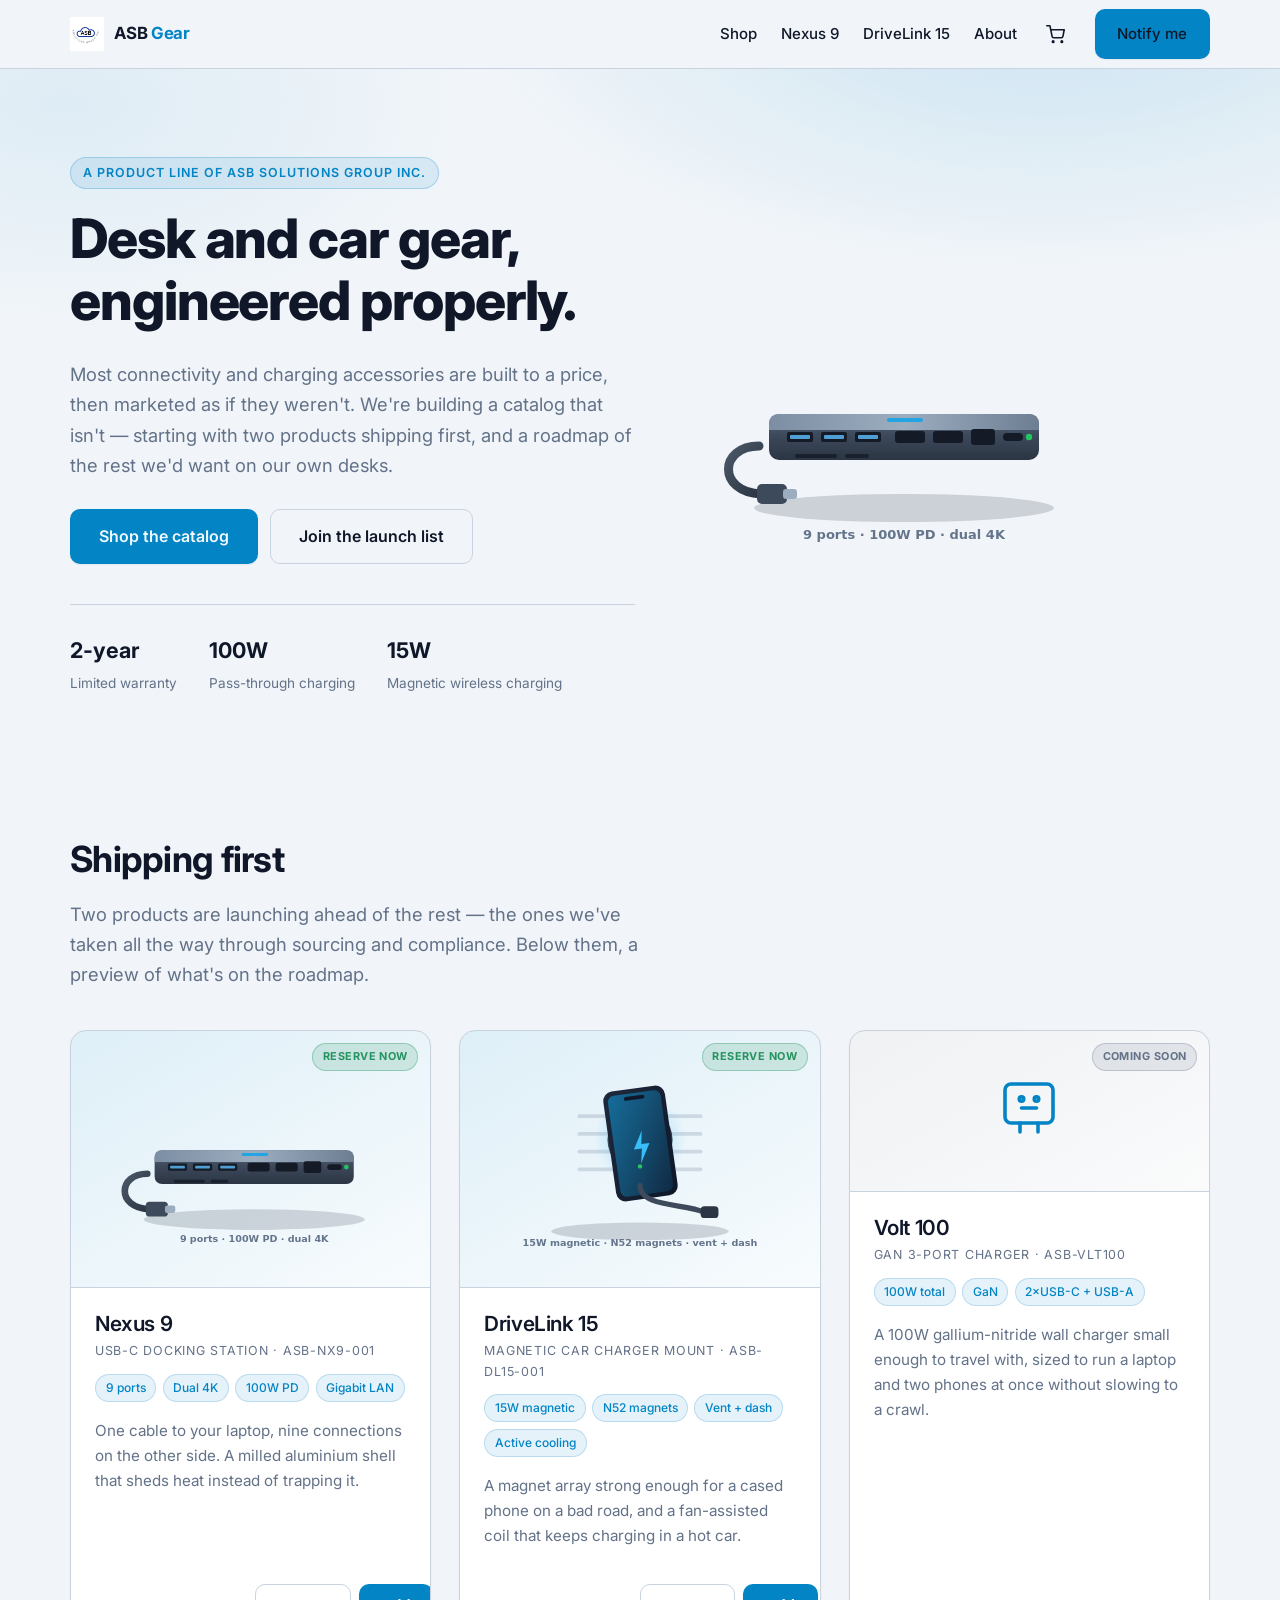
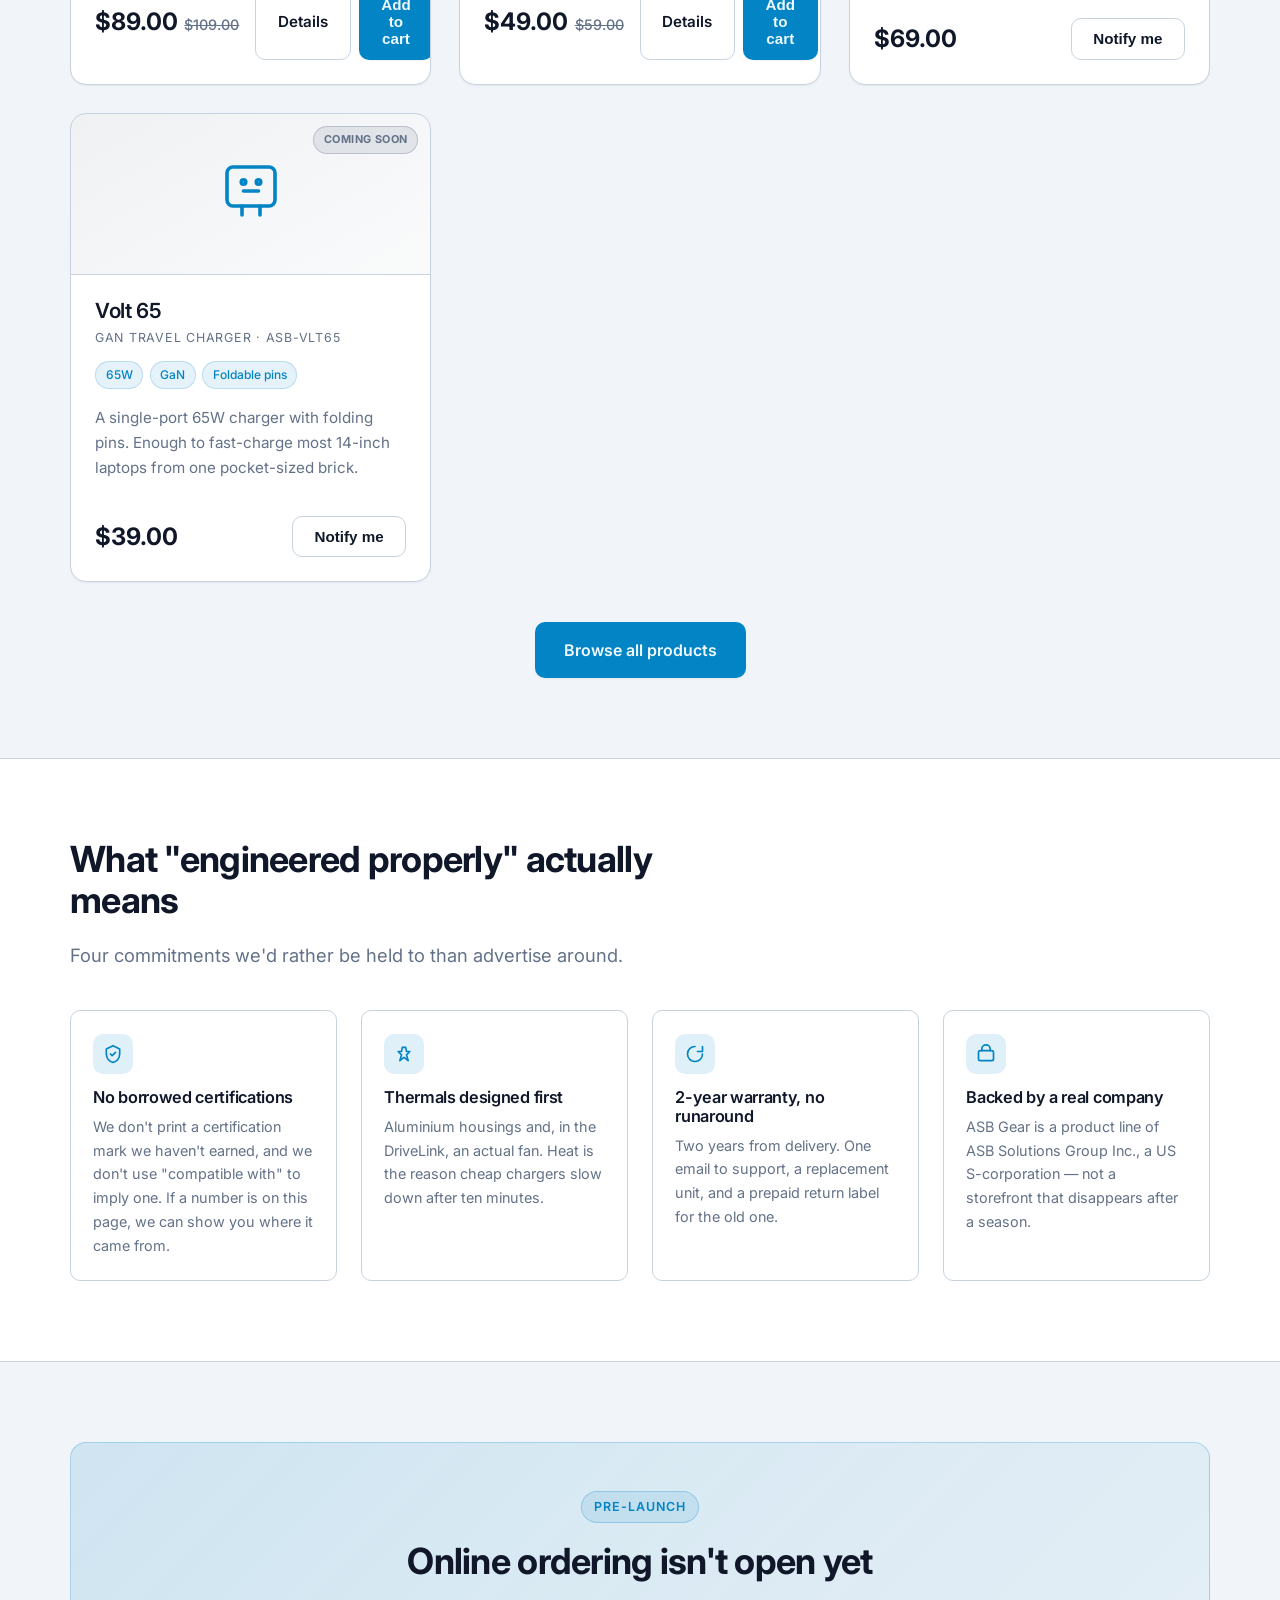
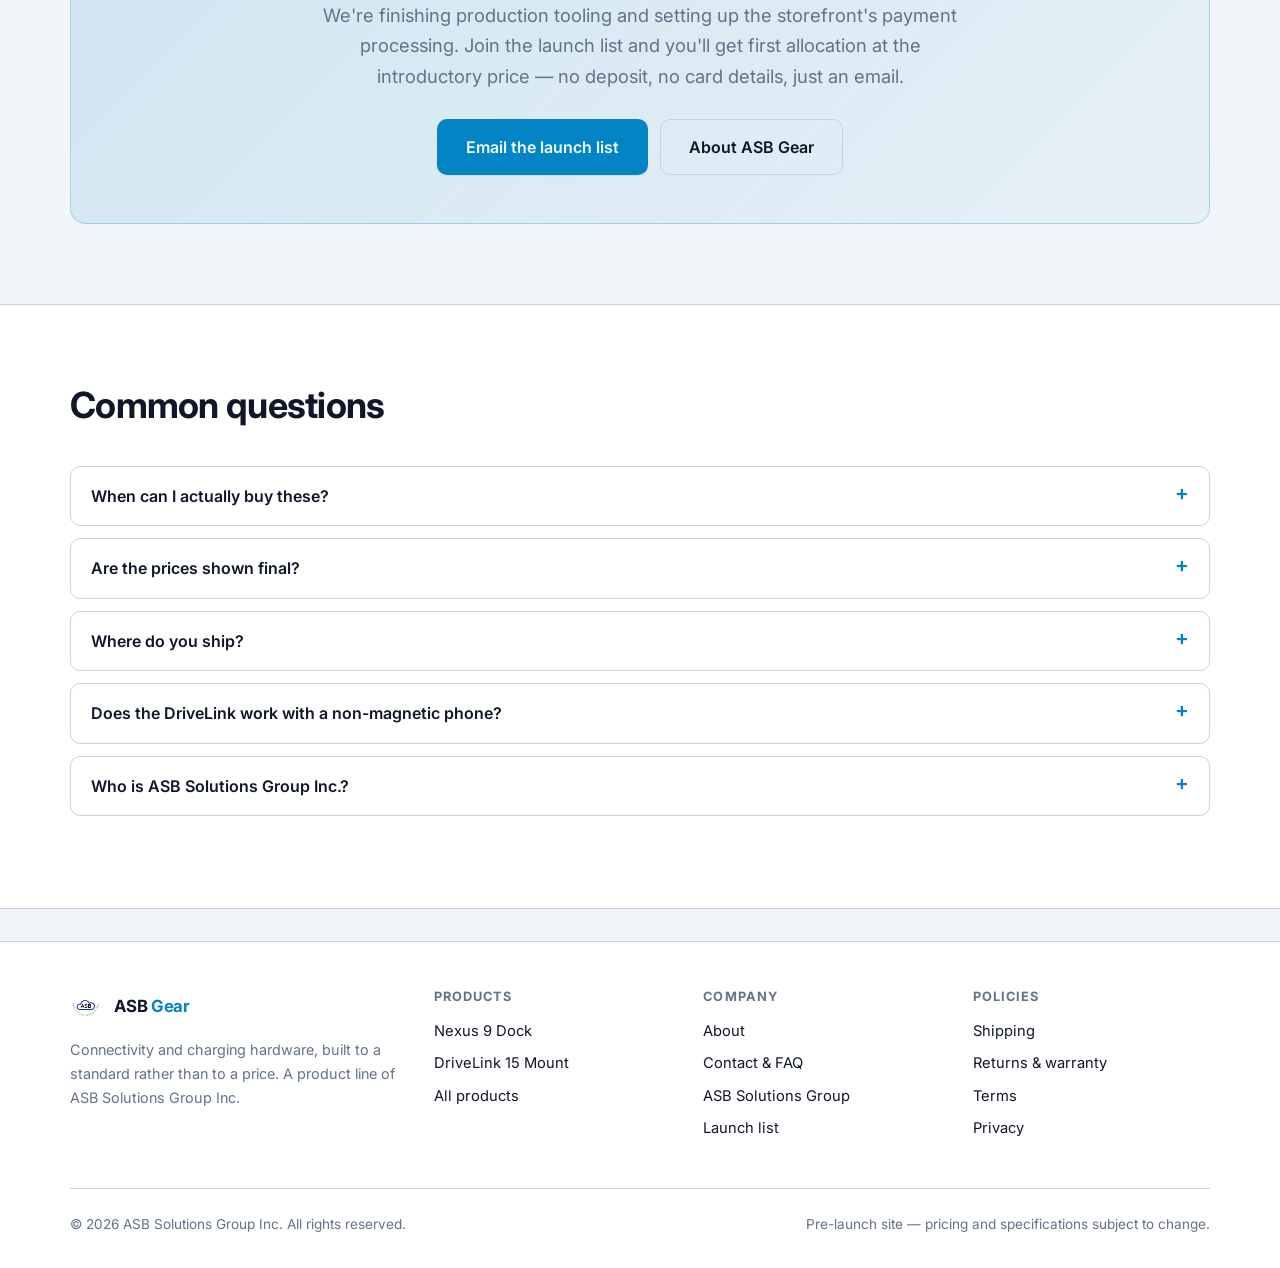
<file: index.html>
<!doctype html>
<html lang="en">
<head>
  <meta charset="utf-8" />
  <meta name="viewport" content="width=device-width, initial-scale=1" />
  <title>ASB Gear | Everyday Connectivity &amp; Charging Hardware</title>
  <meta name="description" content="ASB Gear builds a small, deliberate line of connectivity and charging hardware: the Nexus 9 USB-C docking station and the DriveLink 15 magnetic car charger mount. A product line of ASB Solutions Group Inc." />
  <meta name="author" content="ASB Solutions Group Inc." />
  <meta name="keywords" content="USB-C hub, docking station, 100W power delivery, dual 4K HDMI, 15W magnetic car charger, wireless car charger mount, magnetic phone mount" />
  <link rel="icon" href="assets/img/favicon.png" type="image/png" />

  <meta property="og:title" content="ASB Gear | Everyday Connectivity &amp; Charging Hardware" />
  <meta property="og:description" content="Two products, engineered properly. The Nexus 9 USB-C dock and the DriveLink 15 car charger mount." />
  <meta property="og:type" content="website" />

  <script type="application/ld+json">
  {
    "@context": "https://schema.org",
    "@type": "Store",
    "name": "ASB Gear",
    "description": "Connectivity and charging hardware from ASB Solutions Group Inc.",
    "parentOrganization": {
      "@type": "Organization",
      "name": "ASB Solutions Group Inc.",
      "url": "https://www.asbsolutionsgroup.com"
    },
    "hasOfferCatalog": {
      "@type": "OfferCatalog",
      "name": "ASB Gear product line",
      "itemListElement": [
        {
          "@type": "Offer",
          "price": "89.00",
          "priceCurrency": "USD",
          "availability": "https://schema.org/PreOrder",
          "itemOffered": {
            "@type": "Product",
            "name": "Nexus 9 USB-C Docking Station",
            "sku": "ASB-NX9-001",
            "description": "9-in-1 USB-C docking station with 100W power delivery, dual 4K HDMI, gigabit Ethernet and UHS-I card readers."
          }
        },
        {
          "@type": "Offer",
          "price": "49.00",
          "priceCurrency": "USD",
          "availability": "https://schema.org/PreOrder",
          "itemOffered": {
            "@type": "Product",
            "name": "DriveLink 15 Magnetic Car Charger Mount",
            "sku": "ASB-DL15-001",
            "description": "15W magnetic wireless car charger with vent and dashboard mounting and active thermal management."
          }
        }
      ]
    }
  }
  </script>

  <link rel="stylesheet" href="assets/css/site.css" />
</head>
<body>
  <a class="skip-link" href="#main">Skip to content</a>

  <header class="site-header">
    <div class="wrap">
      <a class="brand" href="index.html">
        <img src="assets/img/logo.png" alt="" />
        <span class="brand-name">ASB <span>Gear</span></span>
      </a>
      <button class="nav-toggle" aria-expanded="false" aria-controls="nav" aria-label="Toggle navigation">
        <svg width="20" height="20" viewBox="0 0 24 24" fill="none" stroke="currentColor" stroke-width="2" stroke-linecap="round"><path d="M3 6h18M3 12h18M3 18h18"/></svg>
      </button>
      <nav class="nav" id="nav">
        <a href="shop.html">Shop</a>
        <a href="products/nexus-9-usb-c-dock.html">Nexus 9</a>
        <a href="products/drivelink-15-car-mount.html">DriveLink 15</a>
        <a href="about.html">About</a>
        <a class="btn btn-primary" href="#interest" data-interest="ASB Gear product line">Notify me</a>
      </nav>
    </div>
  </header>

  <main id="main">

    <!-- ============================ hero ============================ -->
    <section class="hero">
      <div class="wrap hero-grid">
        <div>
          <span class="eyebrow">A product line of ASB Solutions Group Inc.</span>
          <h1>Desk and car gear, engineered properly.</h1>
          <p class="lead">
            Most connectivity and charging accessories are built to a price, then marketed as if
            they weren't. We're building a catalog that isn't — starting with two products shipping
            first, and a roadmap of the rest we'd want on our own desks.
          </p>
          <div class="hero-actions">
            <a class="btn btn-primary btn-lg" href="shop.html">Shop the catalog</a>
            <a class="btn btn-ghost btn-lg" href="#interest">Join the launch list</a>
          </div>
          <div class="hero-stats">
            <div><strong>2-year</strong><span>Limited warranty</span></div>
            <div><strong>100W</strong><span>Pass-through charging</span></div>
            <div><strong>15W</strong><span>Magnetic wireless charging</span></div>
          </div>
        </div>
        <div>
          <img src="assets/img/nexus-9-dock.svg" alt="The Nexus 9 USB-C docking station" width="400" height="260" />
        </div>
      </div>
    </section>

    <!-- ========================== products ========================== -->
    <section class="section" id="products">
      <div class="wrap">
        <div class="section-head">
          <h2>Shipping first</h2>
          <p class="lead">Two products are launching ahead of the rest — the ones we've taken all
            the way through sourcing and compliance. Below them, a preview of what's on the roadmap.</p>
        </div>

        <!-- launch pair + a couple of roadmap items, rendered from catalog-data.js -->
        <div class="product-grid" data-featured-grid></div>

        <div style="text-align:center;margin-top:2.5rem">
          <a class="btn btn-primary btn-lg" href="shop.html">Browse all products</a>
        </div>
      </div>
    </section>

    <!-- ========================= why / trust ======================== -->
    <section class="section section-alt">
      <div class="wrap">
        <div class="section-head">
          <h2>What "engineered properly" actually means</h2>
          <p class="lead">Four commitments we'd rather be held to than advertise around.</p>
        </div>

        <div class="feature-grid">
          <div class="feature">
            <div class="ico">
              <svg width="20" height="20" viewBox="0 0 24 24" fill="none" stroke="currentColor" stroke-width="2" stroke-linecap="round" stroke-linejoin="round"><path d="M12 2 4 6v6c0 5 3.4 9.4 8 10 4.6-.6 8-5 8-10V6z"/><path d="m9 12 2 2 4-4"/></svg>
            </div>
            <h3>No borrowed certifications</h3>
            <p>We don't print a certification mark we haven't earned, and we don't use "compatible
              with" to imply one. If a number is on this page, we can show you where it came from.</p>
          </div>

          <div class="feature">
            <div class="ico">
              <svg width="20" height="20" viewBox="0 0 24 24" fill="none" stroke="currentColor" stroke-width="2" stroke-linecap="round" stroke-linejoin="round"><path d="M14 4h-4l-1 5H5l4 4-2 7 5-4 5 4-2-7 4-4h-4z"/></svg>
            </div>
            <h3>Thermals designed first</h3>
            <p>Aluminium housings and, in the DriveLink, an actual fan. Heat is the reason cheap
              chargers slow down after ten minutes.</p>
          </div>

          <div class="feature">
            <div class="ico">
              <svg width="20" height="20" viewBox="0 0 24 24" fill="none" stroke="currentColor" stroke-width="2" stroke-linecap="round" stroke-linejoin="round"><path d="M21 12a9 9 0 1 1-9-9"/><path d="M21 3v6h-6"/></svg>
            </div>
            <h3>2-year warranty, no runaround</h3>
            <p>Two years from delivery. One email to support, a replacement unit, and a prepaid
              return label for the old one.</p>
          </div>

          <div class="feature">
            <div class="ico">
              <svg width="20" height="20" viewBox="0 0 24 24" fill="none" stroke="currentColor" stroke-width="2" stroke-linecap="round" stroke-linejoin="round"><rect x="3" y="8" width="18" height="12" rx="2"/><path d="M7 8V6a5 5 0 0 1 10 0v2"/></svg>
            </div>
            <h3>Backed by a real company</h3>
            <p>ASB Gear is a product line of ASB Solutions Group Inc., a US S-corporation — not a
              storefront that disappears after a season.</p>
          </div>
        </div>
      </div>
    </section>

    <!-- ========================== interest ========================== -->
    <section class="section" id="interest">
      <div class="wrap">
        <div class="cta-panel">
          <span class="eyebrow">Pre-launch</span>
          <h2>Online ordering isn't open yet</h2>
          <p class="lead">
            We're finishing production tooling and setting up the storefront's payment processing.
            Join the launch list and you'll get first allocation at the introductory price — no
            deposit, no card details, just an email.
          </p>
          <div class="hero-actions">
            <a class="btn btn-primary btn-lg" href="#" data-interest="ASB Gear launch list">Email the launch list</a>
            <a class="btn btn-ghost btn-lg" href="about.html">About ASB Gear</a>
          </div>
        </div>
      </div>
    </section>

    <!-- ============================ FAQ ============================= -->
    <section class="section section-alt" id="faq">
      <div class="wrap">
        <div class="section-head">
          <h2>Common questions</h2>
        </div>
        <div class="faq">
          <details>
            <summary>When can I actually buy these?</summary>
            <p>Both products are in pre-production. Checkout opens once payment processing is live —
              everyone on the launch list is emailed before general availability.</p>
          </details>
          <details>
            <summary>Are the prices shown final?</summary>
            <p>The introductory prices ($89 and $49) are held for the launch list. The struck-through
              figures are the planned regular retail prices.</p>
          </details>
          <details>
            <summary>Where do you ship?</summary>
            <p>United States and Canada at launch, with the EU and UK following once compliance
              marking is complete.</p>
          </details>
          <details>
            <summary>Does the DriveLink work with a non-magnetic phone?</summary>
            <p>Yes — with the included adhesive metal ring. Android handsets without built-in
              magnets attach through the ring and charge at the standard wireless-charging rate
              their hardware supports.</p>
          </details>
          <details>
            <summary>Who is ASB Solutions Group Inc.?</summary>
            <p>A US S-corporation operating in cloud and AI consulting, at
              <a href="https://www.asbsolutionsgroup.com">asbsolutionsgroup.com</a>. ASB Gear is its
              hardware product line.</p>
          </details>
        </div>
      </div>
    </section>

  </main>

  <footer class="site-footer">
    <div class="wrap">
      <div class="footer-grid">
        <div class="footer-about">
          <a class="brand" href="index.html" style="margin-bottom:.9rem">
            <img src="assets/img/logo.png" alt="" />
            <span class="brand-name">ASB <span>Gear</span></span>
          </a>
          <p>Connectivity and charging hardware, built to a standard rather than to a price. A
            product line of ASB Solutions Group Inc.</p>
        </div>
        <div>
          <h4>Products</h4>
          <ul>
            <li><a href="products/nexus-9-usb-c-dock.html">Nexus 9 Dock</a></li>
            <li><a href="products/drivelink-15-car-mount.html">DriveLink 15 Mount</a></li>
            <li><a href="shop.html">All products</a></li>
          </ul>
        </div>
        <div>
          <h4>Company</h4>
          <ul>
            <li><a href="about.html">About</a></li>
            <li><a href="contact.html">Contact &amp; FAQ</a></li>
            <li><a href="https://www.asbsolutionsgroup.com">ASB Solutions Group</a></li>
            <li><a href="#interest">Launch list</a></li>
          </ul>
        </div>
        <div>
          <h4>Policies</h4>
          <ul>
            <li><a href="shipping.html">Shipping</a></li>
            <li><a href="returns.html">Returns &amp; warranty</a></li>
            <li><a href="terms.html">Terms</a></li>
            <li><a href="privacy.html">Privacy</a></li>
          </ul>
        </div>
      </div>
      <div class="footer-bar">
        <span>&copy; <span data-year>2026</span> ASB Solutions Group Inc. All rights reserved.</span>
        <span>Pre-launch site — pricing and specifications subject to change.</span>
      </div>
    </div>
  </footer>

  <script src="assets/js/catalog-data.js"></script>
  <script src="assets/js/cart.js"></script>
  <script src="assets/js/shop.js"></script>
  <script src="assets/js/site.js"></script>
</body>
</html>
</file>
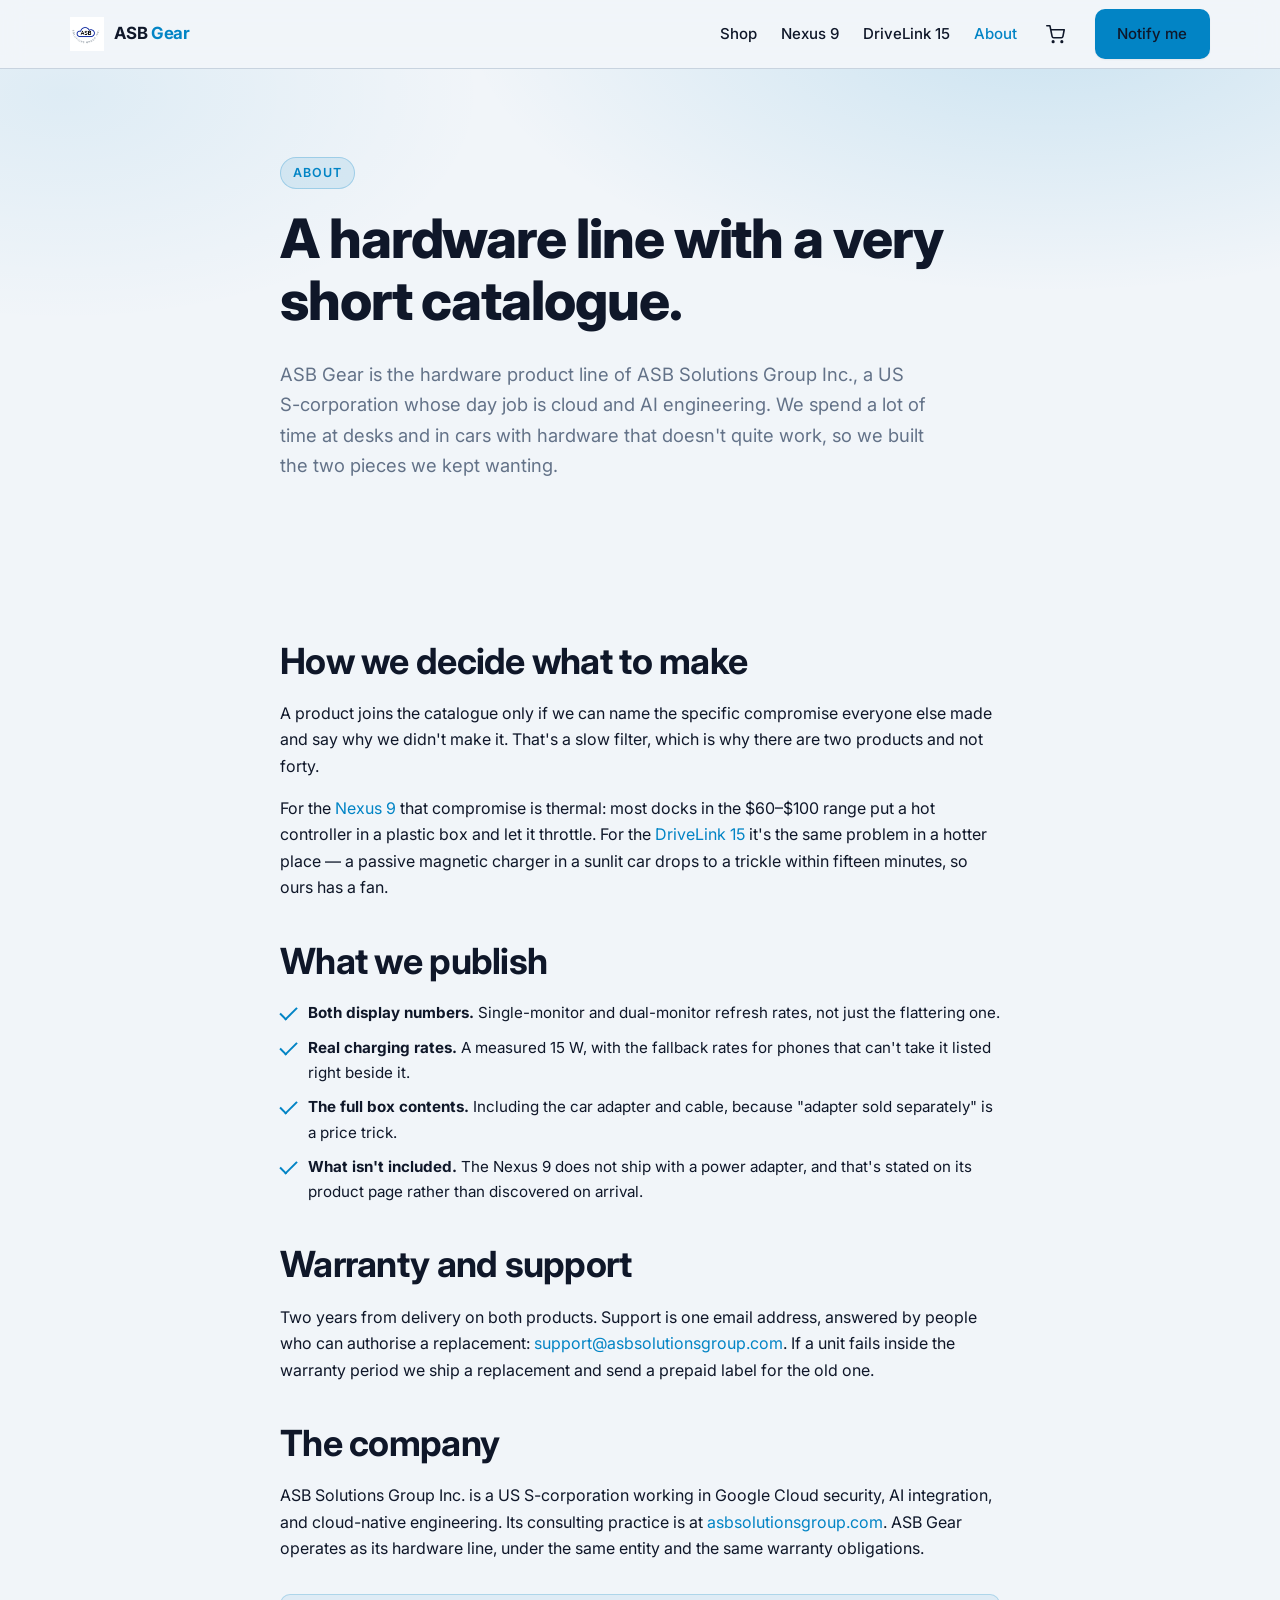
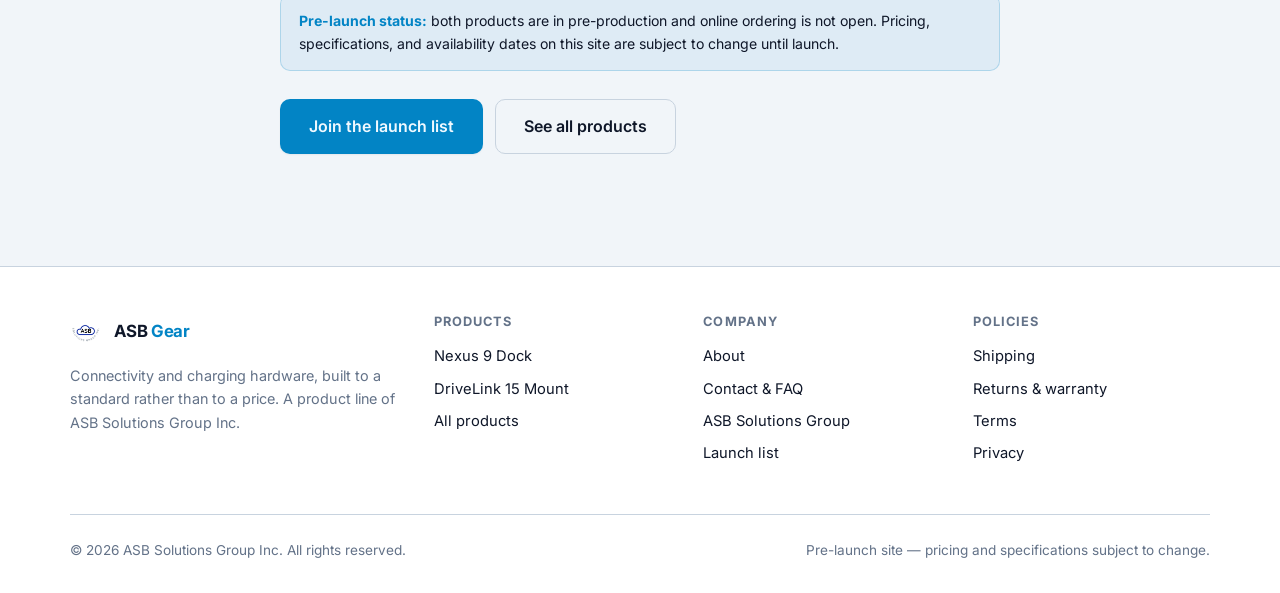
<file: about.html>
<!doctype html>
<html lang="en">
<head>
  <meta charset="utf-8" />
  <meta name="viewport" content="width=device-width, initial-scale=1" />
  <title>About | ASB Gear</title>
  <meta name="description" content="ASB Gear is the hardware product line of ASB Solutions Group Inc., a US S-corporation. Two products, a 2-year warranty, and specifications published honestly." />
  <link rel="icon" href="assets/img/favicon.png" type="image/png" />
  <link rel="stylesheet" href="assets/css/site.css" />
</head>
<body>
  <a class="skip-link" href="#main">Skip to content</a>

  <header class="site-header">
    <div class="wrap">
      <a class="brand" href="index.html">
        <img src="assets/img/logo.png" alt="" />
        <span class="brand-name">ASB <span>Gear</span></span>
      </a>
      <button class="nav-toggle" aria-expanded="false" aria-controls="nav" aria-label="Toggle navigation">
        <svg width="20" height="20" viewBox="0 0 24 24" fill="none" stroke="currentColor" stroke-width="2" stroke-linecap="round"><path d="M3 6h18M3 12h18M3 18h18"/></svg>
      </button>
      <nav class="nav" id="nav">
        <a href="shop.html">Shop</a>
        <a href="products/nexus-9-usb-c-dock.html">Nexus 9</a>
        <a href="products/drivelink-15-car-mount.html">DriveLink 15</a>
        <a href="about.html">About</a>
        <a class="btn btn-primary" href="index.html#interest" data-interest="ASB Gear launch list">Notify me</a>
      </nav>
    </div>
  </header>

  <main id="main">

    <section class="hero">
      <div class="wrap" style="max-width:760px">
        <span class="eyebrow">About</span>
        <h1>A hardware line with a very short catalogue.</h1>
        <p class="lead">
          ASB Gear is the hardware product line of ASB Solutions Group Inc., a US S-corporation
          whose day job is cloud and AI engineering. We spend a lot of time at desks and in cars
          with hardware that doesn't quite work, so we built the two pieces we kept wanting.
        </p>
      </div>
    </section>

    <section class="section">
      <div class="wrap" style="max-width:760px">
        <h2>How we decide what to make</h2>
        <p>
          A product joins the catalogue only if we can name the specific compromise everyone else
          made and say why we didn't make it. That's a slow filter, which is why there are two
          products and not forty.
        </p>
        <p>
          For the <a href="products/nexus-9-usb-c-dock.html">Nexus 9</a> that compromise is thermal:
          most docks in the $60–$100 range put a hot controller in a plastic box and let it throttle.
          For the <a href="products/drivelink-15-car-mount.html">DriveLink 15</a> it's the same
          problem in a hotter place — a passive magnetic charger in a sunlit car drops to a trickle
          within fifteen minutes, so ours has a fan.
        </p>

        <h2 style="margin-top:2.5rem">What we publish</h2>
        <ul class="check-list">
          <li><strong>Both display numbers.</strong> Single-monitor and dual-monitor refresh rates, not just the flattering one.</li>
          <li><strong>Real charging rates.</strong> A measured 15&nbsp;W, with the fallback rates for phones that can't take it listed right beside it.</li>
          <li><strong>The full box contents.</strong> Including the car adapter and cable, because "adapter sold separately" is a price trick.</li>
          <li><strong>What isn't included.</strong> The Nexus 9 does not ship with a power adapter, and that's stated on its product page rather than discovered on arrival.</li>
        </ul>

        <h2 style="margin-top:2.5rem">Warranty and support</h2>
        <p>
          Two years from delivery on both products. Support is one email address, answered by
          people who can authorise a replacement: <a href="mailto:support@asbsolutionsgroup.com">support@asbsolutionsgroup.com</a>.
          If a unit fails inside the warranty period we ship a replacement and send a prepaid label
          for the old one.
        </p>

        <h2 style="margin-top:2.5rem">The company</h2>
        <p>
          ASB Solutions Group Inc. is a US S-corporation working in Google Cloud security, AI
          integration, and cloud-native engineering. Its consulting practice is at
          <a href="https://www.asbsolutionsgroup.com">asbsolutionsgroup.com</a>. ASB Gear operates
          as its hardware line, under the same entity and the same warranty obligations.
        </p>

        <div class="notice" style="margin-top:2rem">
          <strong>Pre-launch status:</strong> both products are in pre-production and online
          ordering is not open. Pricing, specifications, and availability dates on this site are
          subject to change until launch.
        </div>

        <div class="hero-actions">
          <a class="btn btn-primary btn-lg" href="index.html#interest" data-interest="ASB Gear launch list">Join the launch list</a>
          <a class="btn btn-ghost btn-lg" href="shop.html">See all products</a>
        </div>
      </div>
    </section>

  </main>

  <footer class="site-footer">
    <div class="wrap">
      <div class="footer-grid">
        <div class="footer-about">
          <a class="brand" href="index.html" style="margin-bottom:.9rem">
            <img src="assets/img/logo.png" alt="" />
            <span class="brand-name">ASB <span>Gear</span></span>
          </a>
          <p>Connectivity and charging hardware, built to a standard rather than to a price. A
            product line of ASB Solutions Group Inc.</p>
        </div>
        <div>
          <h4>Products</h4>
          <ul>
            <li><a href="products/nexus-9-usb-c-dock.html">Nexus 9 Dock</a></li>
            <li><a href="products/drivelink-15-car-mount.html">DriveLink 15 Mount</a></li>
            <li><a href="shop.html">All products</a></li>
          </ul>
        </div>
        <div>
          <h4>Company</h4>
          <ul>
            <li><a href="about.html">About</a></li>
            <li><a href="contact.html">Contact &amp; FAQ</a></li>
            <li><a href="https://www.asbsolutionsgroup.com">ASB Solutions Group</a></li>
            <li><a href="index.html#interest">Launch list</a></li>
          </ul>
        </div>
        <div>
          <h4>Policies</h4>
          <ul>
            <li><a href="shipping.html">Shipping</a></li>
            <li><a href="returns.html">Returns &amp; warranty</a></li>
            <li><a href="terms.html">Terms</a></li>
            <li><a href="privacy.html">Privacy</a></li>
          </ul>
        </div>
      </div>
      <div class="footer-bar">
        <span>&copy; <span data-year>2026</span> ASB Solutions Group Inc. All rights reserved.</span>
        <span>Pre-launch site — pricing and specifications subject to change.</span>
      </div>
    </div>
  </footer>

  <script src="assets/js/site.js"></script>
  <script src="assets/js/cart.js"></script>
</body>
</html>
</file>
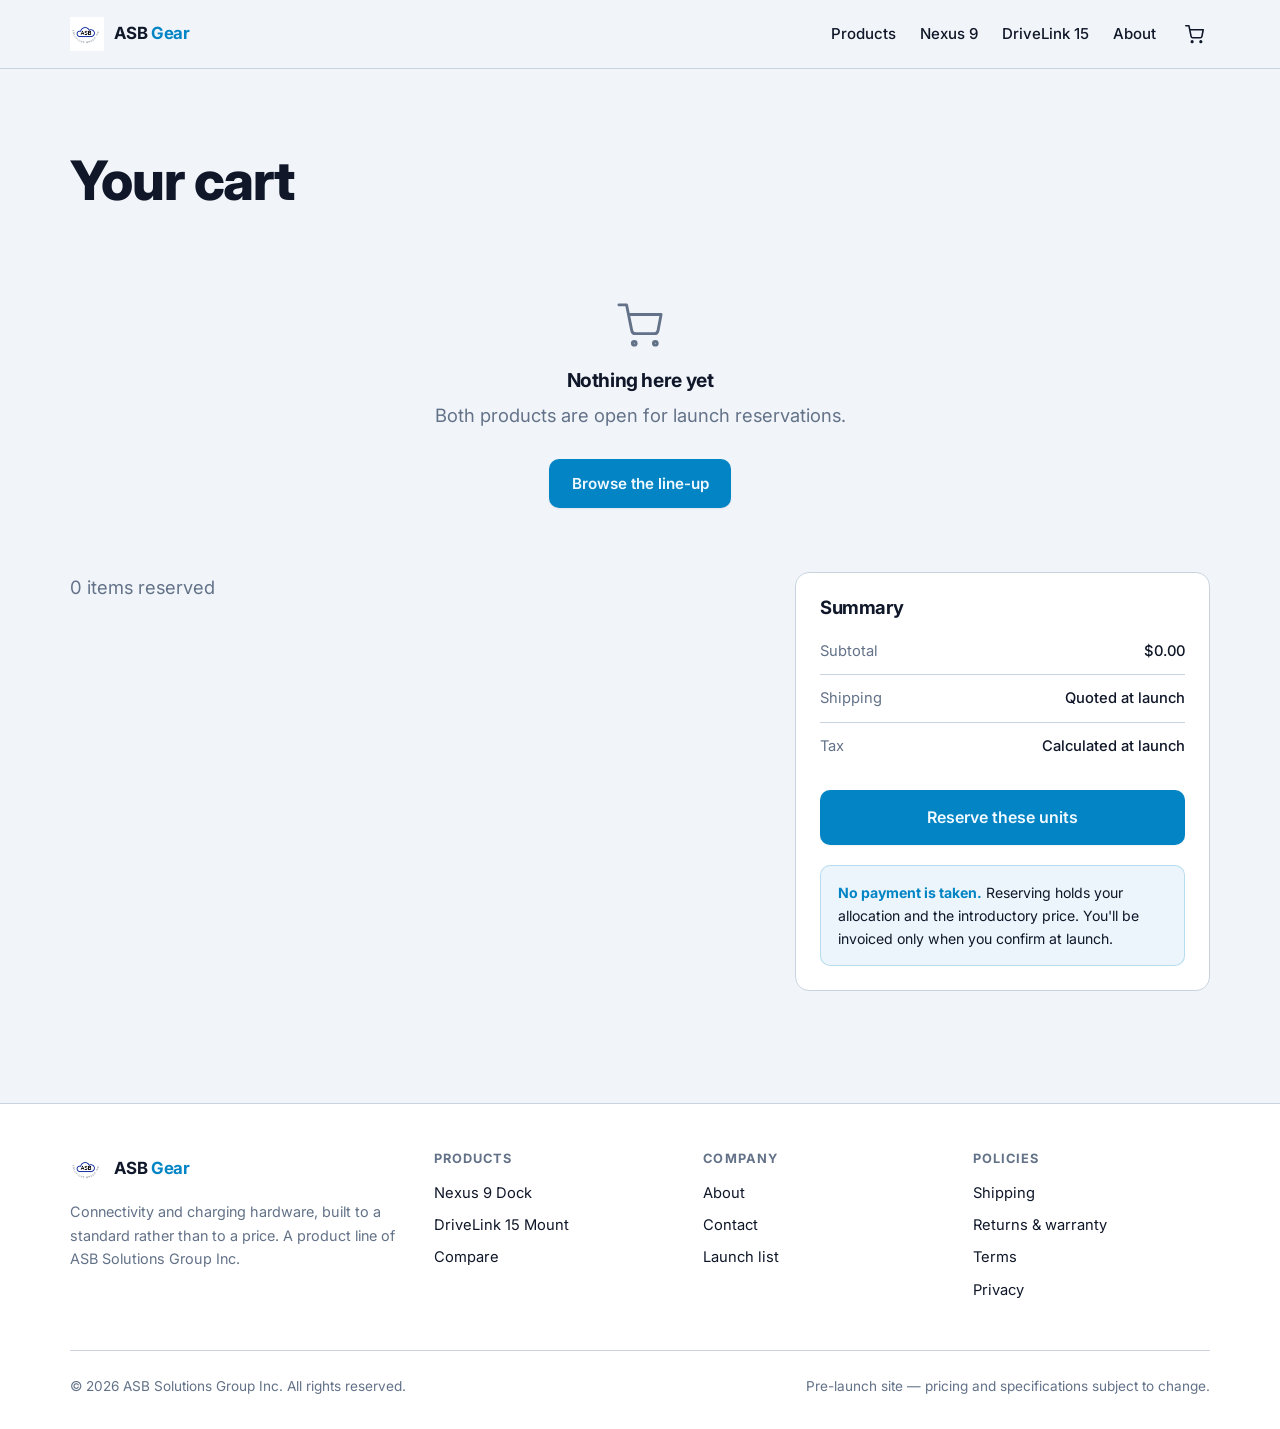
<file: cart.html>
<!doctype html>
<html lang="en">
<head>
  <meta charset="utf-8" />
  <meta name="viewport" content="width=device-width, initial-scale=1" />
  <title>Your cart | ASB Gear</title>
  <meta name="description" content="Review the ASB Gear items you've selected and reserve your launch allocation." />
  <meta name="robots" content="noindex" />
  <link rel="icon" href="assets/img/favicon.png" type="image/png" />
  <link rel="stylesheet" href="assets/css/site.css" />
</head>
<body>
  <a class="skip-link" href="#main">Skip to content</a>

  <header class="site-header">
    <div class="wrap">
      <a class="brand" href="index.html">
        <img src="assets/img/logo.png" alt="" />
        <span class="brand-name">ASB <span>Gear</span></span>
      </a>
      <button class="nav-toggle" aria-expanded="false" aria-controls="nav" aria-label="Toggle navigation">
        <svg width="20" height="20" viewBox="0 0 24 24" fill="none" stroke="currentColor" stroke-width="2" stroke-linecap="round"><path d="M3 6h18M3 12h18M3 18h18"/></svg>
      </button>
      <nav class="nav" id="nav">
        <a href="index.html#products">Products</a>
        <a href="products/nexus-9-usb-c-dock.html">Nexus 9</a>
        <a href="products/drivelink-15-car-mount.html">DriveLink 15</a>
        <a href="about.html">About</a>
      </nav>
    </div>
  </header>

  <main id="main">
    <section class="section">
      <div class="wrap">
        <h1>Your cart</h1>

        <!-- ---------------- empty ---------------- -->
        <div class="empty-state" data-cart-empty hidden>
          <svg width="46" height="46" viewBox="0 0 24 24" fill="none" stroke="currentColor" stroke-width="1.5" stroke-linecap="round" stroke-linejoin="round">
            <circle cx="9" cy="21" r="1"/><circle cx="20" cy="21" r="1"/>
            <path d="M1 1h4l2.7 13.4a2 2 0 0 0 2 1.6h9.7a2 2 0 0 0 2-1.6L23 6H6"/>
          </svg>
          <h2 style="font-size:1.2rem">Nothing here yet</h2>
          <p class="lead" style="margin-inline:auto">Both products are open for launch reservations.</p>
          <div class="hero-actions" style="justify-content:center">
            <a class="btn btn-primary" href="index.html#products">Browse the line-up</a>
          </div>
        </div>

        <!-- ---------------- filled ---------------- -->
        <div class="cart-layout" data-cart-filled hidden>
          <div>
            <p class="lead" style="margin-bottom:0"><span data-count>0 items</span> reserved</p>
            <div data-cart-lines></div>
          </div>

          <aside class="summary">
            <h2>Summary</h2>
            <ul class="spec-list">
              <li><span class="k">Subtotal</span><span class="v" data-subtotal>$0.00</span></li>
              <li><span class="k">Shipping</span><span class="v">Quoted at launch</span></li>
              <li><span class="k">Tax</span><span class="v">Calculated at launch</span></li>
            </ul>

            <a class="btn btn-primary btn-lg" href="checkout.html">Reserve these units</a>

            <div class="notice" style="margin-top:1.25rem">
              <strong>No payment is taken.</strong> Reserving holds your allocation and the
              introductory price. You'll be invoiced only when you confirm at launch.
            </div>
          </aside>
        </div>
      </div>
    </section>
  </main>

  <footer class="site-footer">
    <div class="wrap">
      <div class="footer-grid">
        <div class="footer-about">
          <a class="brand" href="index.html" style="margin-bottom:.9rem">
            <img src="assets/img/logo.png" alt="" />
            <span class="brand-name">ASB <span>Gear</span></span>
          </a>
          <p>Connectivity and charging hardware, built to a standard rather than to a price. A
            product line of ASB Solutions Group Inc.</p>
        </div>
        <div>
          <h4>Products</h4>
          <ul>
            <li><a href="products/nexus-9-usb-c-dock.html">Nexus 9 Dock</a></li>
            <li><a href="products/drivelink-15-car-mount.html">DriveLink 15 Mount</a></li>
            <li><a href="index.html#products">Compare</a></li>
          </ul>
        </div>
        <div>
          <h4>Company</h4>
          <ul>
            <li><a href="about.html">About</a></li>
            <li><a href="contact.html">Contact</a></li>
            <li><a href="index.html#interest">Launch list</a></li>
          </ul>
        </div>
        <div>
          <h4>Policies</h4>
          <ul>
            <li><a href="shipping.html">Shipping</a></li>
            <li><a href="returns.html">Returns &amp; warranty</a></li>
            <li><a href="terms.html">Terms</a></li>
            <li><a href="privacy.html">Privacy</a></li>
          </ul>
        </div>
      </div>
      <div class="footer-bar">
        <span>&copy; <span data-year>2026</span> ASB Solutions Group Inc. All rights reserved.</span>
        <span>Pre-launch site — pricing and specifications subject to change.</span>
      </div>
    </div>
  </footer>

  <script src="assets/js/site.js"></script>
  <script src="assets/js/cart.js"></script>
</body>
</html>
</file>
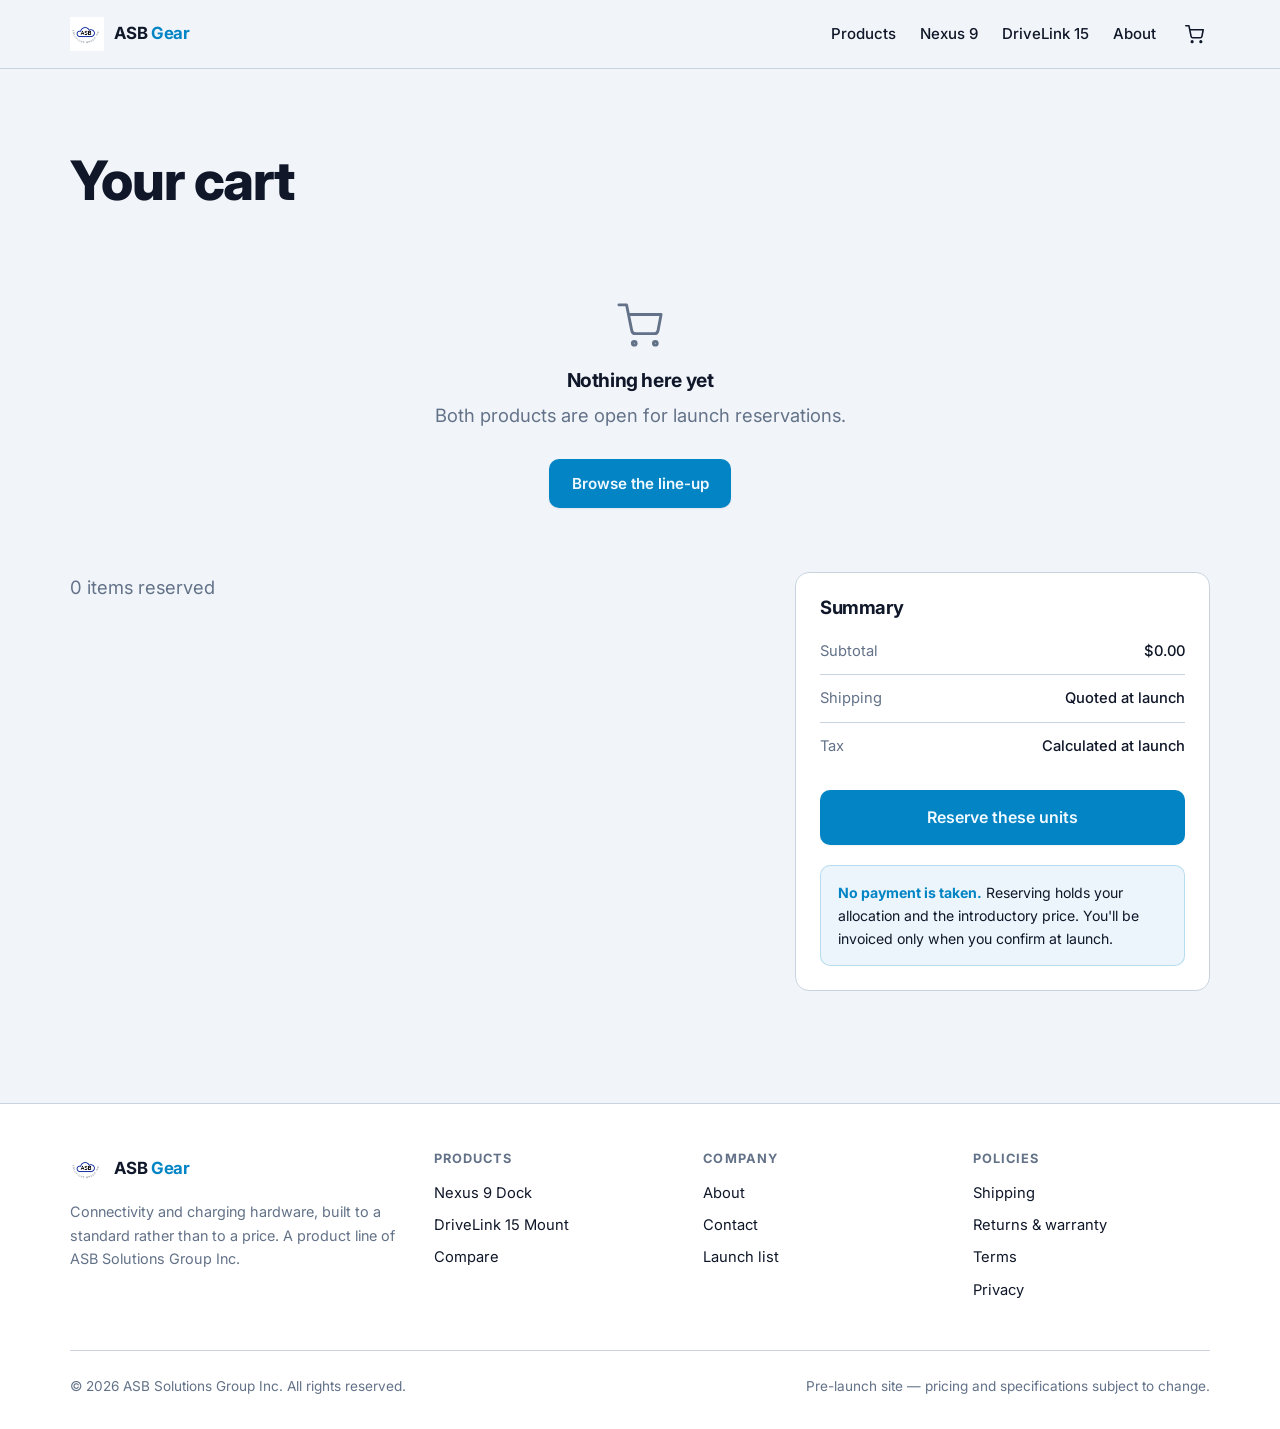
<file: checkout.html>
<!doctype html>
<html lang="en">
<head>
  <meta charset="utf-8" />
  <meta name="viewport" content="width=device-width, initial-scale=1" />
  <title>Reserve your units | ASB Gear</title>
  <meta name="description" content="Reserve your ASB Gear launch allocation. No payment is taken at this stage." />
  <meta name="robots" content="noindex" />
  <link rel="icon" href="assets/img/favicon.png" type="image/png" />
  <link rel="stylesheet" href="assets/css/site.css" />
</head>
<body>
  <a class="skip-link" href="#main">Skip to content</a>

  <header class="site-header">
    <div class="wrap">
      <a class="brand" href="index.html">
        <img src="assets/img/logo.png" alt="" />
        <span class="brand-name">ASB <span>Gear</span></span>
      </a>
      <button class="nav-toggle" aria-expanded="false" aria-controls="nav" aria-label="Toggle navigation">
        <svg width="20" height="20" viewBox="0 0 24 24" fill="none" stroke="currentColor" stroke-width="2" stroke-linecap="round"><path d="M3 6h18M3 12h18M3 18h18"/></svg>
      </button>
      <nav class="nav" id="nav">
        <a href="shop.html">Shop</a>
        <a href="cart.html">Cart</a>
        <a href="about.html">About</a>
      </nav>
    </div>
  </header>

  <main id="main">
    <div class="wrap">
      <p class="crumbs"><a href="cart.html">Cart</a> &rsaquo; Reserve</p>
    </div>

    <section class="section" style="padding-top:1rem">
      <div class="wrap">
        <h1>Reserve your units</h1>

        <div class="notice" style="margin-bottom:2rem">
          <strong>This is a reservation, not a purchase.</strong> No card details are requested
          anywhere on this page and no money changes hands today. You're holding launch allocation
          at the introductory price. When production lands we'll email you a payment link to
          confirm — and you're free to walk away at that point with nothing owed.
        </div>

        <div class="cart-layout">
          <!-- ---------------- form ---------------- -->
          <form data-reservation-form novalidate>

            <div class="step-head">
              <span class="step-num">1</span>
              <h2>Contact</h2>
            </div>

            <div class="field">
              <label for="name">Full name <span class="req">*</span></label>
              <input id="name" name="name" type="text" autocomplete="name" required />
            </div>

            <div class="field-row">
              <div class="field">
                <label for="email">Email <span class="req">*</span></label>
                <input id="email" name="email" type="email" autocomplete="email" required />
              </div>
              <div class="field">
                <label for="phone">Phone <span style="color:hsl(var(--muted));font-weight:400">(optional)</span></label>
                <input id="phone" name="phone" type="tel" autocomplete="tel" />
              </div>
            </div>

            <div class="step-head">
              <span class="step-num">2</span>
              <h2>Ship to</h2>
            </div>

            <div class="field">
              <label for="address1">Address <span class="req">*</span></label>
              <input id="address1" name="address1" type="text" autocomplete="address-line1" required />
            </div>

            <div class="field">
              <label for="address2">Apartment, suite, etc. <span style="color:hsl(var(--muted));font-weight:400">(optional)</span></label>
              <input id="address2" name="address2" type="text" autocomplete="address-line2" />
            </div>

            <div class="field-row-3">
              <div class="field">
                <label for="city">City <span class="req">*</span></label>
                <input id="city" name="city" type="text" autocomplete="address-level2" required />
              </div>
              <div class="field">
                <label for="region">State / Province <span class="req">*</span></label>
                <input id="region" name="region" type="text" autocomplete="address-level1" required />
              </div>
              <div class="field">
                <label for="postal">ZIP / Postal <span class="req">*</span></label>
                <input id="postal" name="postal" type="text" autocomplete="postal-code" required />
              </div>
            </div>

            <div class="field">
              <label for="country">Country <span class="req">*</span></label>
              <select id="country" name="country" autocomplete="country-name" required>
                <option value="">Choose…</option>
                <option>United States</option>
                <option>Canada</option>
                <option data-disabled>Other — not shipping at launch</option>
              </select>
            </div>

            <div class="field">
              <label for="notes">Notes for us <span style="color:hsl(var(--muted));font-weight:400">(optional)</span></label>
              <textarea id="notes" name="notes" rows="3" placeholder="Anything we should know — bulk quantities, timing, questions."></textarea>
            </div>

            <!-- ------------ payment: intentionally inert ------------ -->
            <div class="step-head step-disabled">
              <span class="step-num">3</span>
              <h2>Payment</h2>
            </div>

            <div class="payment-placeholder">
              <strong>Payment isn't live yet</strong>
              <p>
                We're not collecting card details until our processor is set up — a checkout that
                takes card numbers it can't charge is a security problem, not a convenience. You'll
                get a secure payment link by email when production is confirmed.
              </p>
            </div>

            <button class="btn btn-primary btn-lg" type="submit" style="width:100%;margin-top:1.75rem">
              Reserve my units
            </button>

            <p class="note-line">
              Submitting opens a pre-filled email to our sales team with your reservation. By
              sending it you agree to our <a href="terms.html">Terms</a> and
              <a href="privacy.html">Privacy Policy</a>. We use your details only to fulfil this
              reservation — no marketing lists, no third parties.
            </p>
          </form>

          <!-- ---------------- summary ---------------- -->
          <aside class="summary">
            <h2>Your reservation</h2>
            <ul class="spec-list" data-checkout-summary></ul>
            <p class="note-line" style="margin-top:1.25rem">
              Shipping and sales tax are calculated when your order is confirmed at launch, not now.
            </p>
            <a class="btn btn-ghost" href="cart.html" style="width:100%;margin-top:0.75rem">Edit cart</a>
          </aside>
        </div>
      </div>
    </section>
  </main>

  <footer class="site-footer">
    <div class="wrap">
      <div class="footer-bar" style="margin-top:0;border-top:0;padding-top:0">
        <span>&copy; <span data-year>2026</span> ASB Solutions Group Inc.</span>
        <span>
          <a href="terms.html">Terms</a> ·
          <a href="privacy.html">Privacy</a> ·
          <a href="returns.html">Returns</a> ·
          <a href="shipping.html">Shipping</a>
        </span>
      </div>
    </div>
  </footer>

  <script src="assets/js/site.js"></script>
  <script src="assets/js/cart.js"></script>
</body>
</html>
</file>
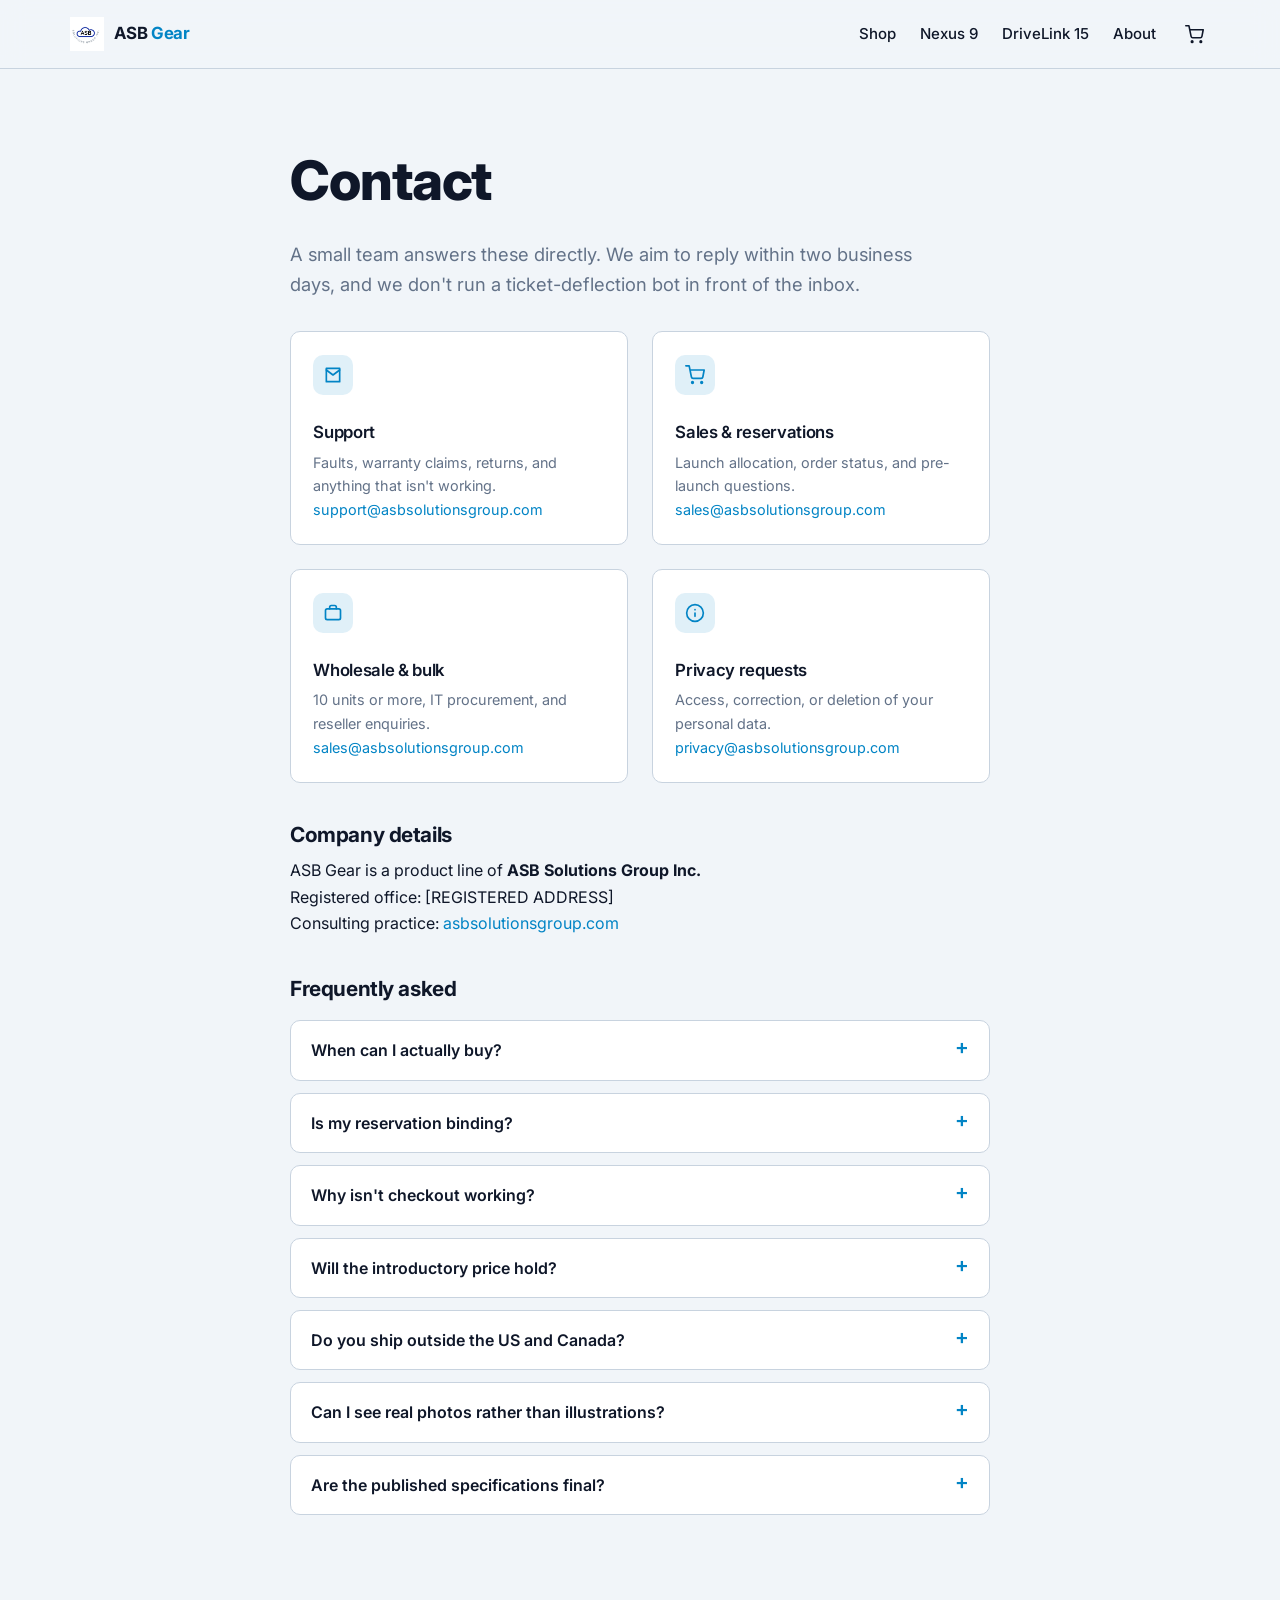
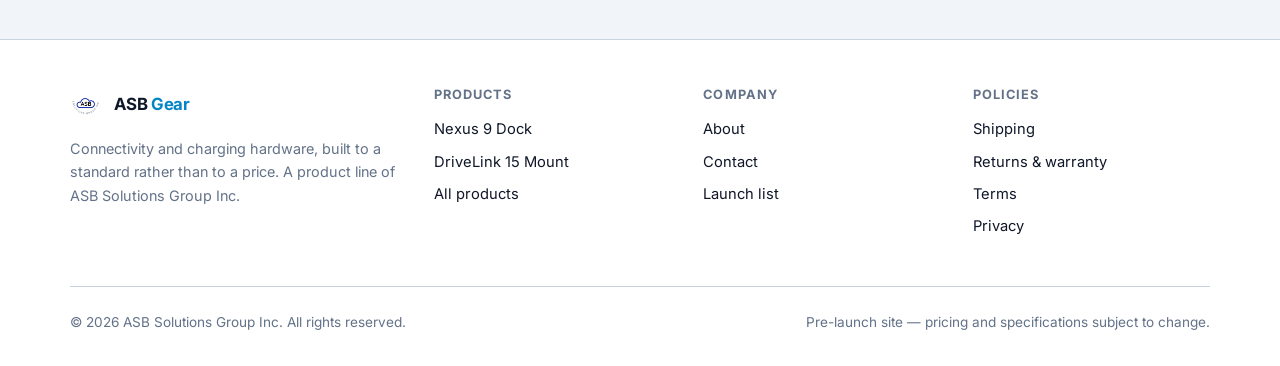
<file: contact.html>
<!doctype html>
<html lang="en">
<head>
  <meta charset="utf-8" />
  <meta name="viewport" content="width=device-width, initial-scale=1" />
  <title>Contact &amp; FAQ | ASB Gear</title>
  <meta name="description" content="How to reach ASB Gear — support, sales, wholesale and press — plus answers to the questions we get most." />
  <link rel="icon" href="assets/img/favicon.png" type="image/png" />
  <link rel="stylesheet" href="assets/css/site.css" />
</head>
<body>
  <a class="skip-link" href="#main">Skip to content</a>

  <header class="site-header">
    <div class="wrap">
      <a class="brand" href="index.html">
        <img src="assets/img/logo.png" alt="" />
        <span class="brand-name">ASB <span>Gear</span></span>
      </a>
      <button class="nav-toggle" aria-expanded="false" aria-controls="nav" aria-label="Toggle navigation">
        <svg width="20" height="20" viewBox="0 0 24 24" fill="none" stroke="currentColor" stroke-width="2" stroke-linecap="round"><path d="M3 6h18M3 12h18M3 18h18"/></svg>
      </button>
      <nav class="nav" id="nav">
        <a href="shop.html">Shop</a>
        <a href="products/nexus-9-usb-c-dock.html">Nexus 9</a>
        <a href="products/drivelink-15-car-mount.html">DriveLink 15</a>
        <a href="about.html">About</a>
      </nav>
    </div>
  </header>

  <main id="main">
    <section class="section">
      <div class="wrap prose">
        <h1>Contact</h1>
        <p class="lead">
          A small team answers these directly. We aim to reply within two business days, and we
          don't run a ticket-deflection bot in front of the inbox.
        </p>

        <div class="feature-grid" style="margin:2rem 0">
          <div class="feature">
            <div class="ico">
              <svg width="20" height="20" viewBox="0 0 24 24" fill="none" stroke="currentColor" stroke-width="2" stroke-linecap="round" stroke-linejoin="round"><path d="M4 4h16v16H4z"/><path d="m4 6 8 6 8-6"/></svg>
            </div>
            <h3>Support</h3>
            <p>Faults, warranty claims, returns, and anything that isn't working.<br />
              <a href="mailto:support@asbsolutionsgroup.com">support@asbsolutionsgroup.com</a></p>
          </div>
          <div class="feature">
            <div class="ico">
              <svg width="20" height="20" viewBox="0 0 24 24" fill="none" stroke="currentColor" stroke-width="2" stroke-linecap="round" stroke-linejoin="round"><circle cx="9" cy="21" r="1"/><circle cx="20" cy="21" r="1"/><path d="M1 1h4l2.7 13.4a2 2 0 0 0 2 1.6h9.7a2 2 0 0 0 2-1.6L23 6H6"/></svg>
            </div>
            <h3>Sales &amp; reservations</h3>
            <p>Launch allocation, order status, and pre-launch questions.<br />
              <a href="mailto:sales@asbsolutionsgroup.com">sales@asbsolutionsgroup.com</a></p>
          </div>
          <div class="feature">
            <div class="ico">
              <svg width="20" height="20" viewBox="0 0 24 24" fill="none" stroke="currentColor" stroke-width="2" stroke-linecap="round" stroke-linejoin="round"><rect x="3" y="7" width="18" height="13" rx="2"/><path d="M8 7V5a2 2 0 0 1 2-2h4a2 2 0 0 1 2 2v2"/></svg>
            </div>
            <h3>Wholesale &amp; bulk</h3>
            <p>10 units or more, IT procurement, and reseller enquiries.<br />
              <a href="mailto:sales@asbsolutionsgroup.com">sales@asbsolutionsgroup.com</a></p>
          </div>
          <div class="feature">
            <div class="ico">
              <svg width="20" height="20" viewBox="0 0 24 24" fill="none" stroke="currentColor" stroke-width="2" stroke-linecap="round" stroke-linejoin="round"><circle cx="12" cy="12" r="10"/><path d="M12 16v-4M12 8h.01"/></svg>
            </div>
            <h3>Privacy requests</h3>
            <p>Access, correction, or deletion of your personal data.<br />
              <a href="mailto:privacy@asbsolutionsgroup.com">privacy@asbsolutionsgroup.com</a></p>
          </div>
        </div>

        <h2>Company details</h2>
        <p>
          ASB Gear is a product line of <strong>ASB Solutions Group Inc.</strong><br />
          Registered office: [REGISTERED ADDRESS]<br />
          Consulting practice: <a href="https://www.asbsolutionsgroup.com">asbsolutionsgroup.com</a>
        </p>

        <h2 id="faq">Frequently asked</h2>
        <div class="faq" style="margin-top:1.25rem">
          <details>
            <summary>When can I actually buy?</summary>
            <p>Both products are in pre-production. Reservations are open now and hold the
              introductory price; ordering opens once production units clear inspection and payment
              processing is live. Everyone who reserved is emailed first.</p>
          </details>
          <details>
            <summary>Is my reservation binding?</summary>
            <p>No, in either direction. No payment is taken, you can cancel any time before you
              approve the final price, and we're not committed to supply until we send a dispatch
              confirmation. See the <a href="terms.html">Terms</a>.</p>
          </details>
          <details>
            <summary>Why isn't checkout working?</summary>
            <p>It's deliberate. We haven't connected a payment processor yet, and we're not going to
              put card fields on a page that can't charge them. The reservation flow is the
              real mechanism until then.</p>
          </details>
          <details>
            <summary>Will the introductory price hold?</summary>
            <p>Yes, for anyone who reserved before launch — $89 for the Nexus 9 and $49 for the
              DriveLink 15, against planned retail of $109 and $59.</p>
          </details>
          <details>
            <summary>Do you ship outside the US and Canada?</summary>
            <p>Not at launch. EU and UK follow once conformity assessment is complete. See
              <a href="shipping.html">Shipping</a>.</p>
          </details>
          <details>
            <summary>Can I see real photos rather than illustrations?</summary>
            <p>Not yet — the graphics on this site are illustrations, and we'd rather label them as
              such than pass off a render as a photo. Production photography goes up the moment we
              have units in hand.</p>
          </details>
          <details>
            <summary>Are the published specifications final?</summary>
            <p>They're the target specification we're building to, and they're still being confirmed
              against production samples. Anything that changes will be corrected on the product
              pages before ordering opens, and reservation holders will be told directly if a
              material spec moves.</p>
          </details>
        </div>
      </div>
    </section>
  </main>

  <footer class="site-footer">
    <div class="wrap">
      <div class="footer-grid">
        <div class="footer-about">
          <a class="brand" href="index.html" style="margin-bottom:.9rem">
            <img src="assets/img/logo.png" alt="" />
            <span class="brand-name">ASB <span>Gear</span></span>
          </a>
          <p>Connectivity and charging hardware, built to a standard rather than to a price. A
            product line of ASB Solutions Group Inc.</p>
        </div>
        <div>
          <h4>Products</h4>
          <ul>
            <li><a href="products/nexus-9-usb-c-dock.html">Nexus 9 Dock</a></li>
            <li><a href="products/drivelink-15-car-mount.html">DriveLink 15 Mount</a></li>
            <li><a href="shop.html">All products</a></li>
          </ul>
        </div>
        <div>
          <h4>Company</h4>
          <ul>
            <li><a href="about.html">About</a></li>
            <li><a href="contact.html">Contact</a></li>
            <li><a href="index.html#interest">Launch list</a></li>
          </ul>
        </div>
        <div>
          <h4>Policies</h4>
          <ul>
            <li><a href="shipping.html">Shipping</a></li>
            <li><a href="returns.html">Returns &amp; warranty</a></li>
            <li><a href="terms.html">Terms</a></li>
            <li><a href="privacy.html">Privacy</a></li>
          </ul>
        </div>
      </div>
      <div class="footer-bar">
        <span>&copy; <span data-year>2026</span> ASB Solutions Group Inc. All rights reserved.</span>
        <span>Pre-launch site — pricing and specifications subject to change.</span>
      </div>
    </div>
  </footer>

  <script src="assets/js/site.js"></script>
  <script src="assets/js/cart.js"></script>
</body>
</html>
</file>
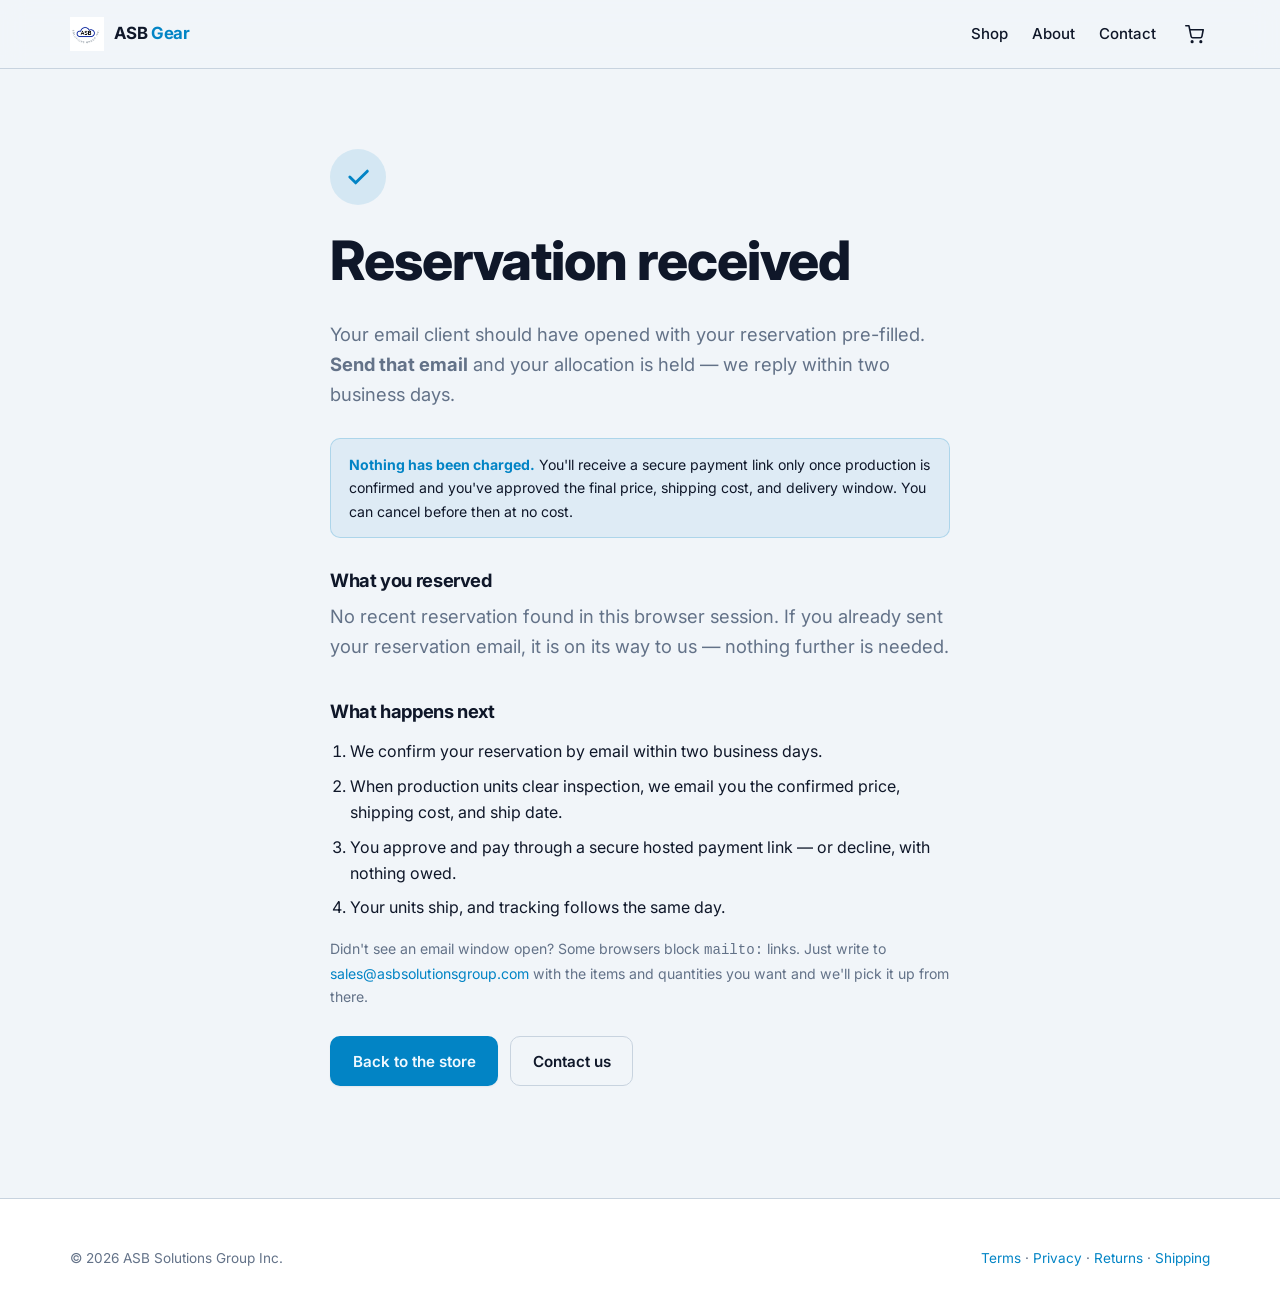
<file: order-confirmation.html>
<!doctype html>
<html lang="en">
<head>
  <meta charset="utf-8" />
  <meta name="viewport" content="width=device-width, initial-scale=1" />
  <title>Reservation received | ASB Gear</title>
  <meta name="robots" content="noindex" />
  <link rel="icon" href="assets/img/favicon.png" type="image/png" />
  <link rel="stylesheet" href="assets/css/site.css" />
</head>
<body>
  <a class="skip-link" href="#main">Skip to content</a>

  <header class="site-header">
    <div class="wrap">
      <a class="brand" href="index.html">
        <img src="assets/img/logo.png" alt="" />
        <span class="brand-name">ASB <span>Gear</span></span>
      </a>
      <button class="nav-toggle" aria-expanded="false" aria-controls="nav" aria-label="Toggle navigation">
        <svg width="20" height="20" viewBox="0 0 24 24" fill="none" stroke="currentColor" stroke-width="2" stroke-linecap="round"><path d="M3 6h18M3 12h18M3 18h18"/></svg>
      </button>
      <nav class="nav" id="nav">
        <a href="shop.html">Shop</a>
        <a href="about.html">About</a>
        <a href="contact.html">Contact</a>
      </nav>
    </div>
  </header>

  <main id="main">
    <section class="section">
      <div class="wrap" style="max-width:660px">

        <div style="width:56px;height:56px;border-radius:50%;display:grid;place-items:center;background:hsl(var(--primary)/.12);color:hsl(var(--primary));margin-bottom:1.5rem">
          <svg width="28" height="28" viewBox="0 0 24 24" fill="none" stroke="currentColor" stroke-width="2.5" stroke-linecap="round" stroke-linejoin="round"><path d="m5 12 5 5L20 7"/></svg>
        </div>

        <h1>Reservation received</h1>
        <p class="lead">
          Your email client should have opened with your reservation pre-filled. <strong>Send that
          email</strong> and your allocation is held — we reply within two business days.
        </p>

        <div class="notice" style="margin:1.75rem 0">
          <strong>Nothing has been charged.</strong> You'll receive a secure payment link only once
          production is confirmed and you've approved the final price, shipping cost, and delivery
          window. You can cancel before then at no cost.
        </div>

        <h2 style="font-size:1.15rem;margin-top:2rem">What you reserved</h2>
        <div data-confirmation></div>

        <h2 style="font-size:1.15rem;margin-top:2.5rem">What happens next</h2>
        <ol style="padding-left:1.25rem">
          <li style="margin-bottom:.5rem">We confirm your reservation by email within two business days.</li>
          <li style="margin-bottom:.5rem">When production units clear inspection, we email you the confirmed price, shipping cost, and ship date.</li>
          <li style="margin-bottom:.5rem">You approve and pay through a secure hosted payment link — or decline, with nothing owed.</li>
          <li>Your units ship, and tracking follows the same day.</li>
        </ol>

        <p class="note-line">
          Didn't see an email window open? Some browsers block <code>mailto:</code> links. Just
          write to <a href="mailto:sales@asbsolutionsgroup.com">sales@asbsolutionsgroup.com</a>
          with the items and quantities you want and we'll pick it up from there.
        </p>

        <div class="hero-actions">
          <a class="btn btn-primary" href="index.html">Back to the store</a>
          <a class="btn btn-ghost" href="contact.html">Contact us</a>
        </div>
      </div>
    </section>
  </main>

  <footer class="site-footer">
    <div class="wrap">
      <div class="footer-bar" style="margin-top:0;border-top:0;padding-top:0">
        <span>&copy; <span data-year>2026</span> ASB Solutions Group Inc.</span>
        <span>
          <a href="terms.html">Terms</a> ·
          <a href="privacy.html">Privacy</a> ·
          <a href="returns.html">Returns</a> ·
          <a href="shipping.html">Shipping</a>
        </span>
      </div>
    </div>
  </footer>

  <script src="assets/js/site.js"></script>
  <script src="assets/js/cart.js"></script>
</body>
</html>
</file>
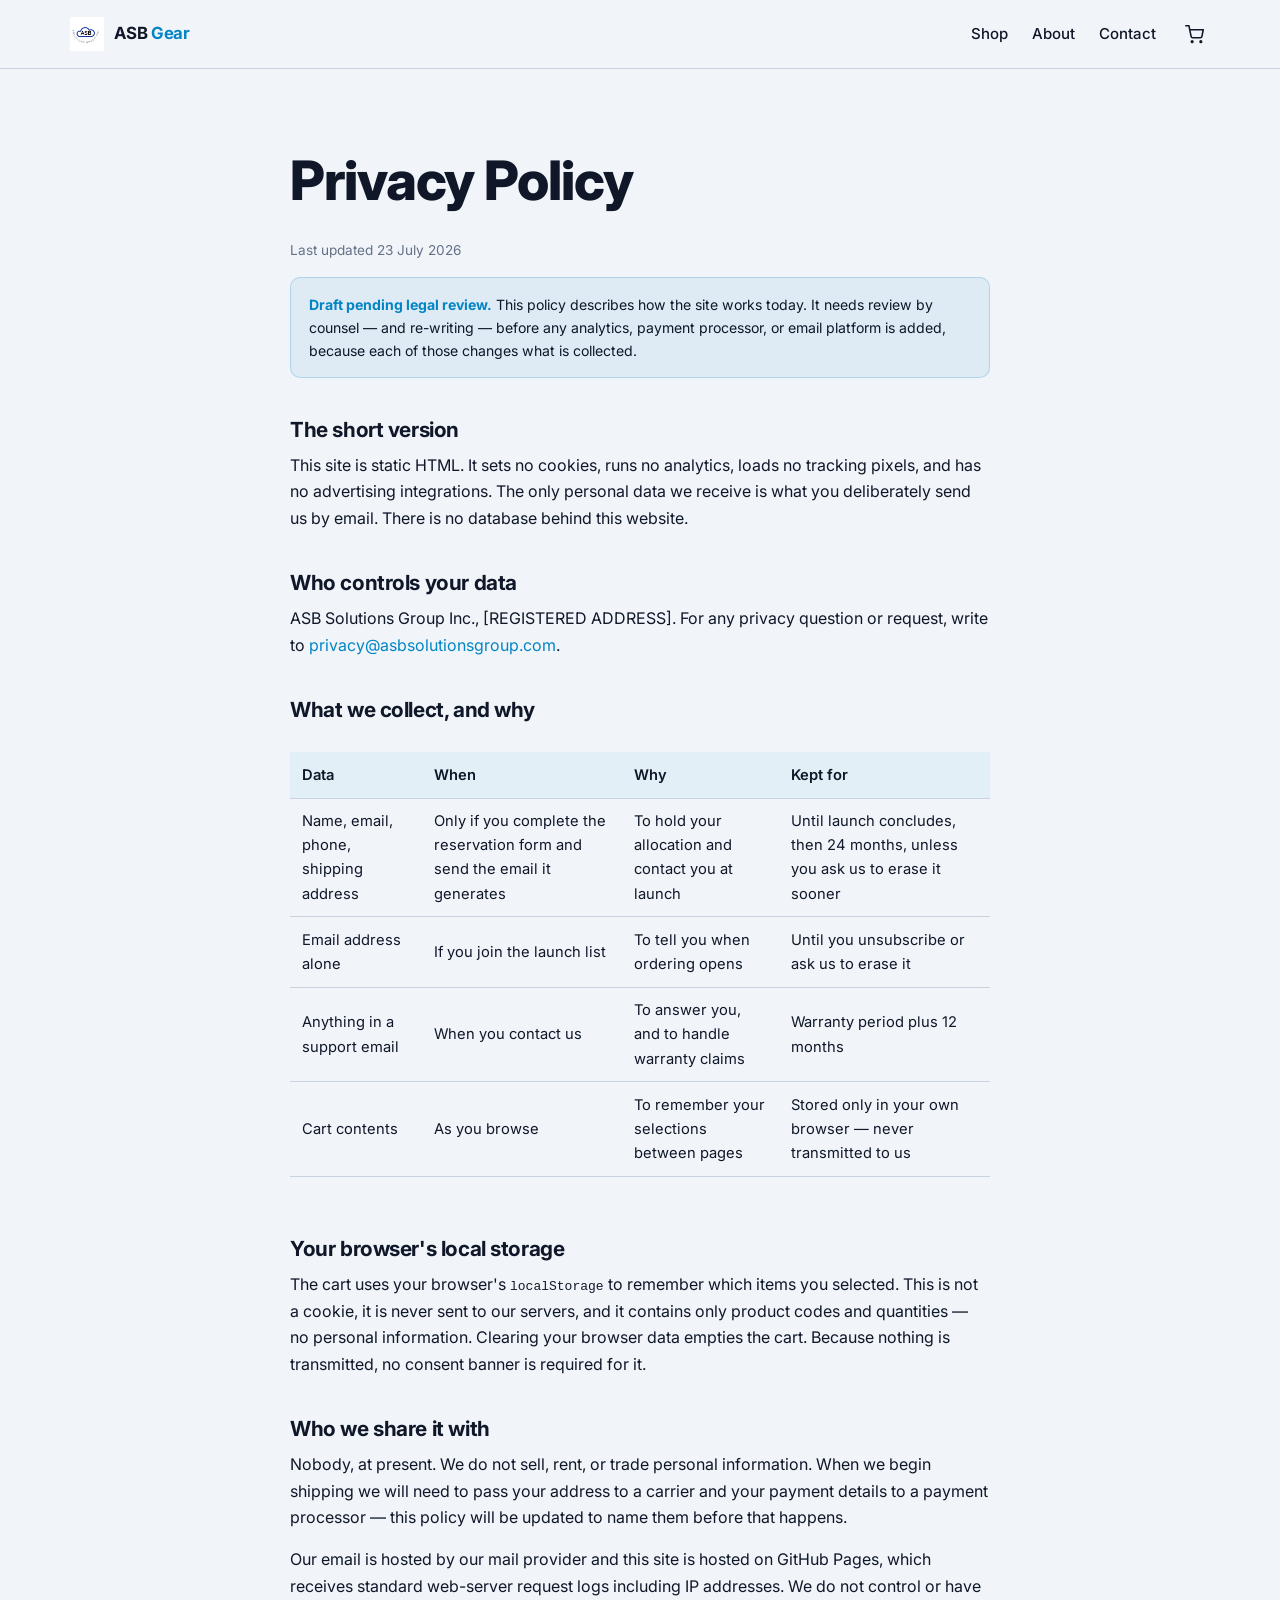
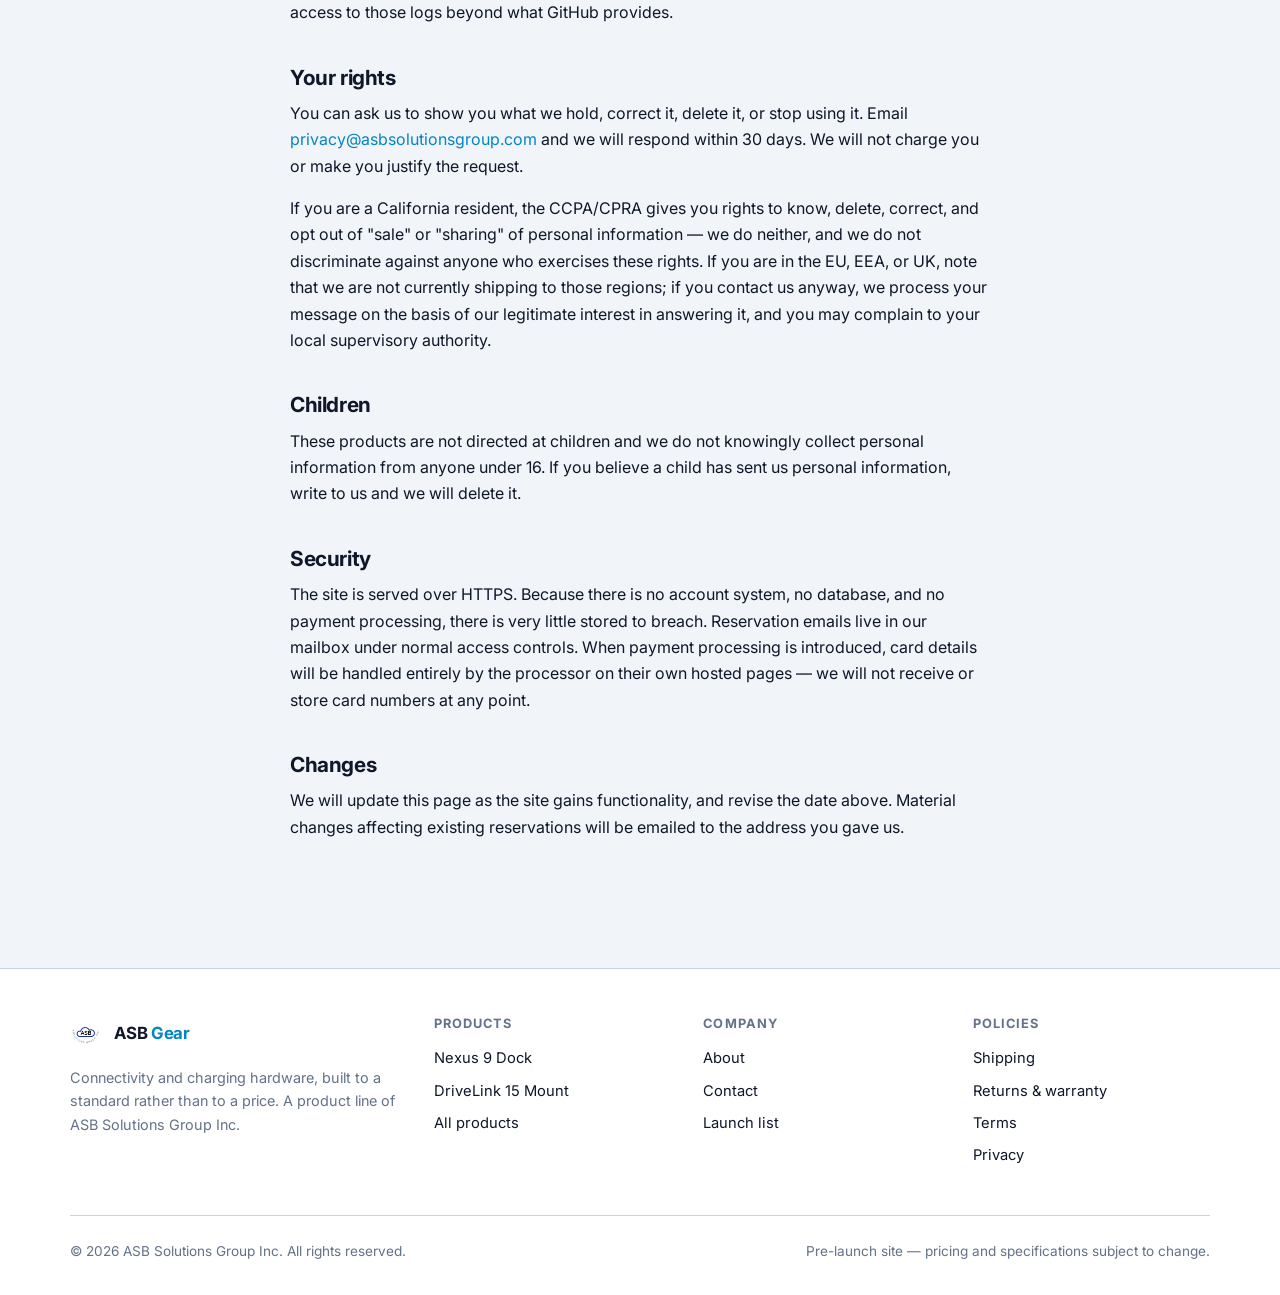
<file: privacy.html>
<!doctype html>
<html lang="en">
<head>
  <meta charset="utf-8" />
  <meta name="viewport" content="width=device-width, initial-scale=1" />
  <title>Privacy Policy | ASB Gear</title>
  <meta name="description" content="What personal data ASB Gear collects, why, how long it is kept, and the rights you have over it." />
  <link rel="icon" href="assets/img/favicon.png" type="image/png" />
  <link rel="stylesheet" href="assets/css/site.css" />
</head>
<body>
  <a class="skip-link" href="#main">Skip to content</a>

  <header class="site-header">
    <div class="wrap">
      <a class="brand" href="index.html">
        <img src="assets/img/logo.png" alt="" />
        <span class="brand-name">ASB <span>Gear</span></span>
      </a>
      <button class="nav-toggle" aria-expanded="false" aria-controls="nav" aria-label="Toggle navigation">
        <svg width="20" height="20" viewBox="0 0 24 24" fill="none" stroke="currentColor" stroke-width="2" stroke-linecap="round"><path d="M3 6h18M3 12h18M3 18h18"/></svg>
      </button>
      <nav class="nav" id="nav">
        <a href="shop.html">Shop</a>
        <a href="about.html">About</a>
        <a href="contact.html">Contact</a>
      </nav>
    </div>
  </header>

  <main id="main">
    <section class="section">
      <div class="wrap prose">
        <h1>Privacy Policy</h1>
        <p class="updated">Last updated 23 July 2026</p>

        <div class="notice">
          <strong>Draft pending legal review.</strong> This policy describes how the site works
          today. It needs review by counsel — and re-writing — before any analytics, payment
          processor, or email platform is added, because each of those changes what is collected.
        </div>

        <h2>The short version</h2>
        <p>
          This site is static HTML. It sets no cookies, runs no analytics, loads no tracking
          pixels, and has no advertising integrations. The only personal data we receive is what you
          deliberately send us by email. There is no database behind this website.
        </p>

        <h2>Who controls your data</h2>
        <p>
          ASB Solutions Group Inc., [REGISTERED ADDRESS]. For any privacy question or request, write
          to <a href="mailto:privacy@asbsolutionsgroup.com">privacy@asbsolutionsgroup.com</a>.
        </p>

        <h2>What we collect, and why</h2>
        <div class="table-scroll">
          <table>
            <thead>
              <tr><th>Data</th><th>When</th><th>Why</th><th>Kept for</th></tr>
            </thead>
            <tbody>
              <tr>
                <td>Name, email, phone, shipping address</td>
                <td>Only if you complete the reservation form and send the email it generates</td>
                <td>To hold your allocation and contact you at launch</td>
                <td>Until launch concludes, then 24 months, unless you ask us to erase it sooner</td>
              </tr>
              <tr>
                <td>Email address alone</td>
                <td>If you join the launch list</td>
                <td>To tell you when ordering opens</td>
                <td>Until you unsubscribe or ask us to erase it</td>
              </tr>
              <tr>
                <td>Anything in a support email</td>
                <td>When you contact us</td>
                <td>To answer you, and to handle warranty claims</td>
                <td>Warranty period plus 12 months</td>
              </tr>
              <tr>
                <td>Cart contents</td>
                <td>As you browse</td>
                <td>To remember your selections between pages</td>
                <td>Stored only in your own browser — never transmitted to us</td>
              </tr>
            </tbody>
          </table>
        </div>

        <h2>Your browser's local storage</h2>
        <p>
          The cart uses your browser's <code>localStorage</code> to remember which items you
          selected. This is not a cookie, it is never sent to our servers, and it contains only
          product codes and quantities — no personal information. Clearing your browser data empties
          the cart. Because nothing is transmitted, no consent banner is required for it.
        </p>

        <h2>Who we share it with</h2>
        <p>
          Nobody, at present. We do not sell, rent, or trade personal information. When we begin
          shipping we will need to pass your address to a carrier and your payment details to a
          payment processor — this policy will be updated to name them before that happens.
        </p>
        <p>
          Our email is hosted by our mail provider and this site is hosted on GitHub Pages, which
          receives standard web-server request logs including IP addresses. We do not control or
          have access to those logs beyond what GitHub provides.
        </p>

        <h2>Your rights</h2>
        <p>
          You can ask us to show you what we hold, correct it, delete it, or stop using it. Email
          <a href="mailto:privacy@asbsolutionsgroup.com">privacy@asbsolutionsgroup.com</a> and we
          will respond within 30 days. We will not charge you or make you justify the request.
        </p>
        <p>
          If you are a California resident, the CCPA/CPRA gives you rights to know, delete, correct,
          and opt out of "sale" or "sharing" of personal information — we do neither, and we do not
          discriminate against anyone who exercises these rights. If you are in the EU, EEA, or UK,
          note that we are not currently shipping to those regions; if you contact us anyway, we
          process your message on the basis of our legitimate interest in answering it, and you may
          complain to your local supervisory authority.
        </p>

        <h2>Children</h2>
        <p>
          These products are not directed at children and we do not knowingly collect personal
          information from anyone under 16. If you believe a child has sent us personal information,
          write to us and we will delete it.
        </p>

        <h2>Security</h2>
        <p>
          The site is served over HTTPS. Because there is no account system, no database, and no
          payment processing, there is very little stored to breach. Reservation emails live in our
          mailbox under normal access controls. When payment processing is introduced, card details
          will be handled entirely by the processor on their own hosted pages — we will not receive
          or store card numbers at any point.
        </p>

        <h2>Changes</h2>
        <p>
          We will update this page as the site gains functionality, and revise the date above.
          Material changes affecting existing reservations will be emailed to the address you gave
          us.
        </p>
      </div>
    </section>
  </main>

  <footer class="site-footer">
    <div class="wrap">
      <div class="footer-grid">
        <div class="footer-about">
          <a class="brand" href="index.html" style="margin-bottom:.9rem">
            <img src="assets/img/logo.png" alt="" />
            <span class="brand-name">ASB <span>Gear</span></span>
          </a>
          <p>Connectivity and charging hardware, built to a standard rather than to a price. A
            product line of ASB Solutions Group Inc.</p>
        </div>
        <div>
          <h4>Products</h4>
          <ul>
            <li><a href="products/nexus-9-usb-c-dock.html">Nexus 9 Dock</a></li>
            <li><a href="products/drivelink-15-car-mount.html">DriveLink 15 Mount</a></li>
            <li><a href="shop.html">All products</a></li>
          </ul>
        </div>
        <div>
          <h4>Company</h4>
          <ul>
            <li><a href="about.html">About</a></li>
            <li><a href="contact.html">Contact</a></li>
            <li><a href="index.html#interest">Launch list</a></li>
          </ul>
        </div>
        <div>
          <h4>Policies</h4>
          <ul>
            <li><a href="shipping.html">Shipping</a></li>
            <li><a href="returns.html">Returns &amp; warranty</a></li>
            <li><a href="terms.html">Terms</a></li>
            <li><a href="privacy.html">Privacy</a></li>
          </ul>
        </div>
      </div>
      <div class="footer-bar">
        <span>&copy; <span data-year>2026</span> ASB Solutions Group Inc. All rights reserved.</span>
        <span>Pre-launch site — pricing and specifications subject to change.</span>
      </div>
    </div>
  </footer>

  <script src="assets/js/site.js"></script>
  <script src="assets/js/cart.js"></script>
</body>
</html>
</file>
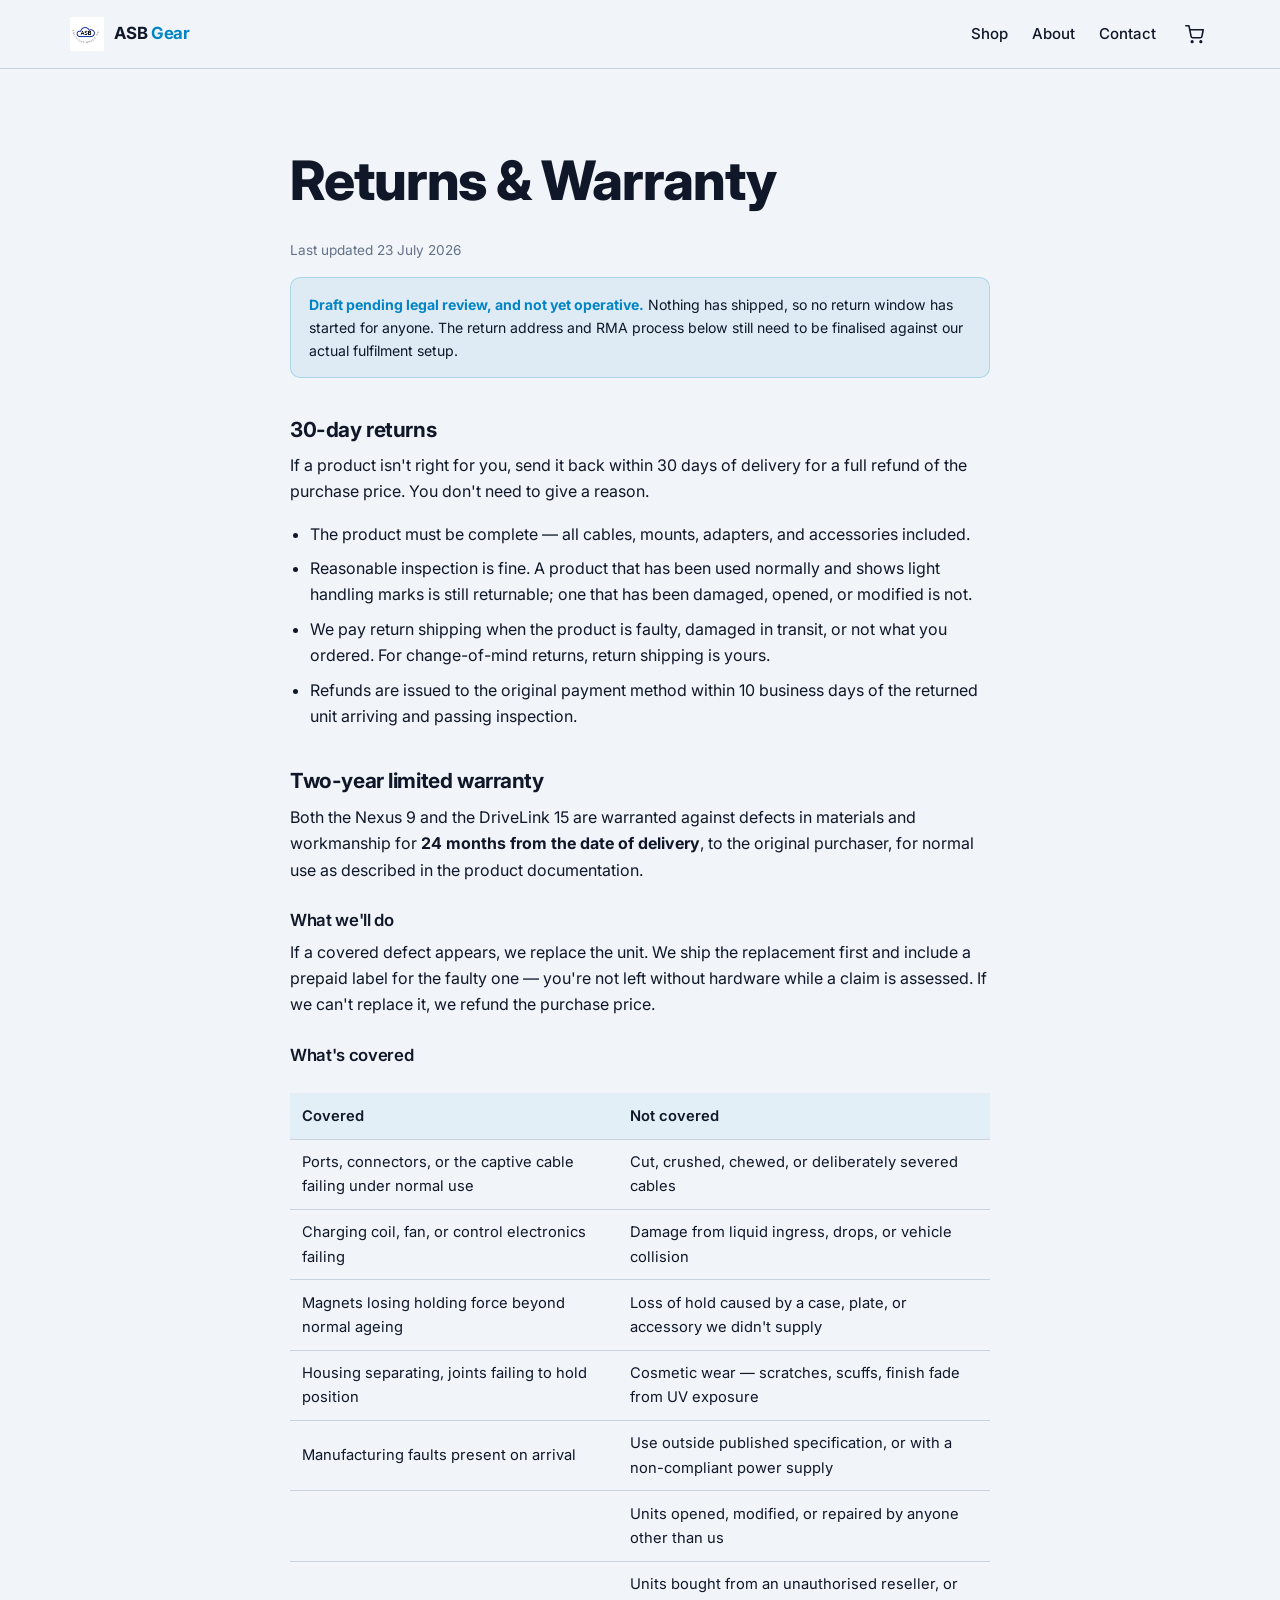
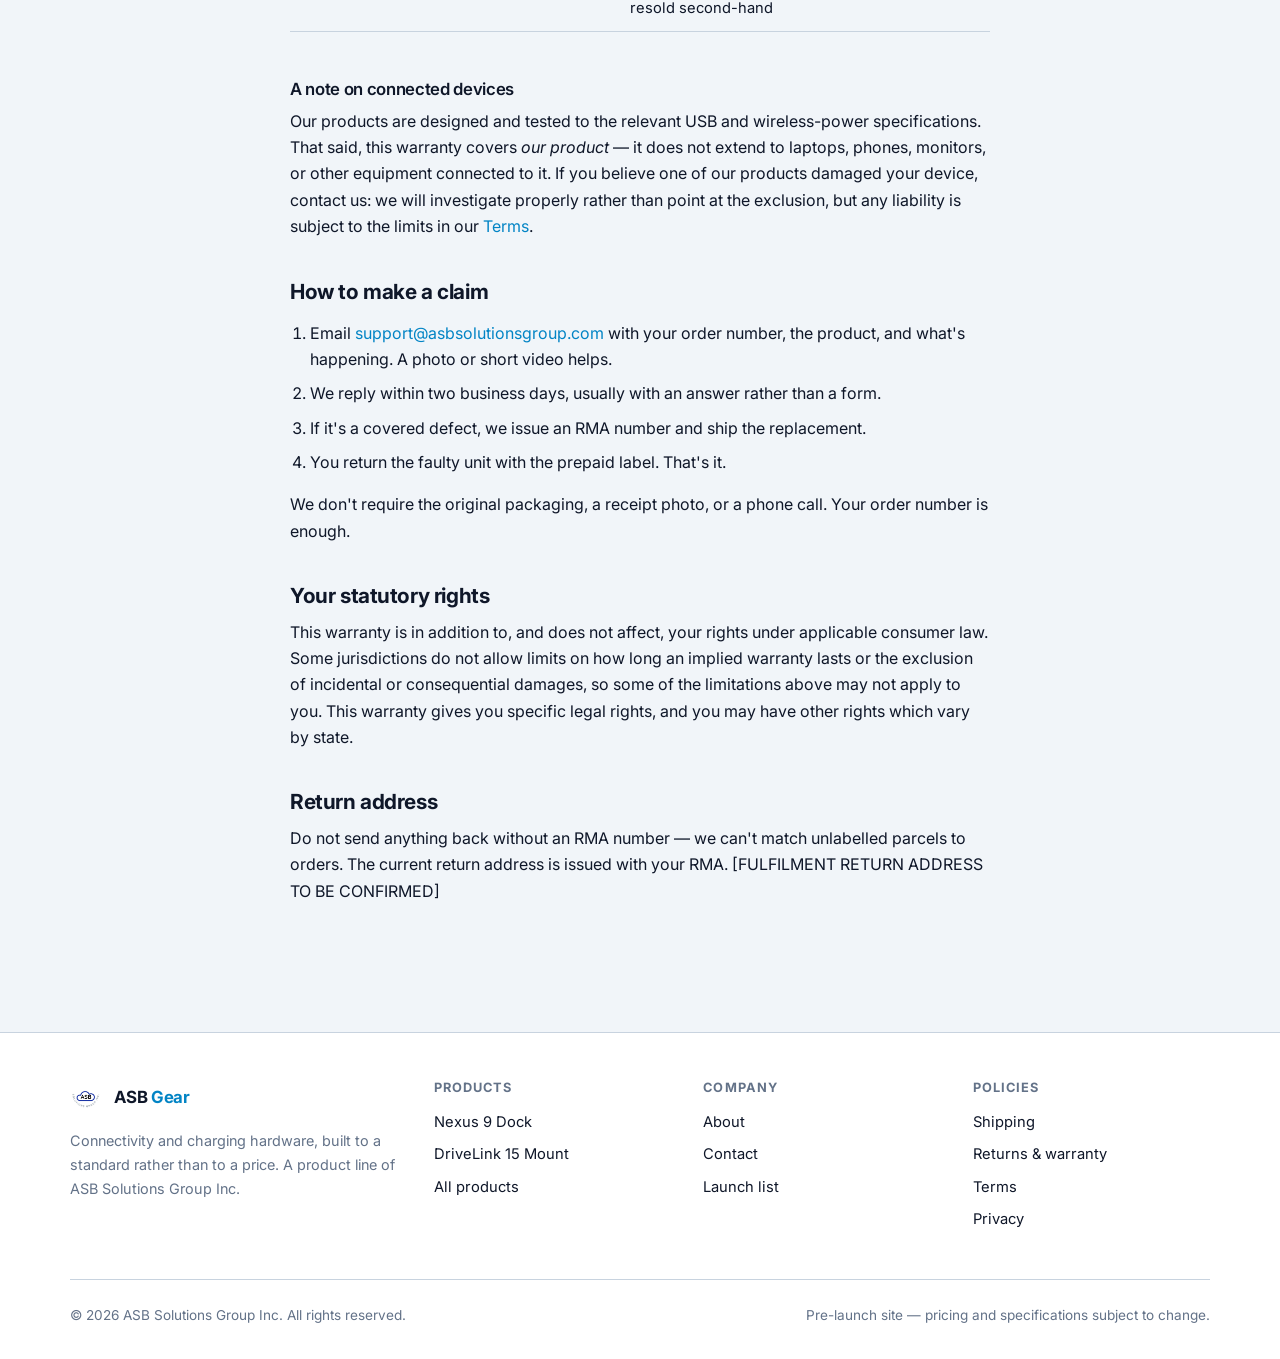
<file: returns.html>
<!doctype html>
<html lang="en">
<head>
  <meta charset="utf-8" />
  <meta name="viewport" content="width=device-width, initial-scale=1" />
  <title>Returns &amp; Warranty | ASB Gear</title>
  <meta name="description" content="ASB Gear's 30-day return window and two-year limited warranty — what's covered, what isn't, and how to make a claim." />
  <link rel="icon" href="assets/img/favicon.png" type="image/png" />
  <link rel="stylesheet" href="assets/css/site.css" />
</head>
<body>
  <a class="skip-link" href="#main">Skip to content</a>

  <header class="site-header">
    <div class="wrap">
      <a class="brand" href="index.html">
        <img src="assets/img/logo.png" alt="" />
        <span class="brand-name">ASB <span>Gear</span></span>
      </a>
      <button class="nav-toggle" aria-expanded="false" aria-controls="nav" aria-label="Toggle navigation">
        <svg width="20" height="20" viewBox="0 0 24 24" fill="none" stroke="currentColor" stroke-width="2" stroke-linecap="round"><path d="M3 6h18M3 12h18M3 18h18"/></svg>
      </button>
      <nav class="nav" id="nav">
        <a href="shop.html">Shop</a>
        <a href="about.html">About</a>
        <a href="contact.html">Contact</a>
      </nav>
    </div>
  </header>

  <main id="main">
    <section class="section">
      <div class="wrap prose">
        <h1>Returns &amp; Warranty</h1>
        <p class="updated">Last updated 23 July 2026</p>

        <div class="notice">
          <strong>Draft pending legal review, and not yet operative.</strong> Nothing has shipped,
          so no return window has started for anyone. The return address and RMA process below still
          need to be finalised against our actual fulfilment setup.
        </div>

        <h2>30-day returns</h2>
        <p>
          If a product isn't right for you, send it back within 30 days of delivery for a full
          refund of the purchase price. You don't need to give a reason.
        </p>
        <ul>
          <li>The product must be complete — all cables, mounts, adapters, and accessories included.</li>
          <li>Reasonable inspection is fine. A product that has been used normally and shows light handling marks is still returnable; one that has been damaged, opened, or modified is not.</li>
          <li>We pay return shipping when the product is faulty, damaged in transit, or not what you ordered. For change-of-mind returns, return shipping is yours.</li>
          <li>Refunds are issued to the original payment method within 10 business days of the returned unit arriving and passing inspection.</li>
        </ul>

        <h2>Two-year limited warranty</h2>
        <p>
          Both the Nexus 9 and the DriveLink 15 are warranted against defects in materials and
          workmanship for <strong>24 months from the date of delivery</strong>, to the original
          purchaser, for normal use as described in the product documentation.
        </p>

        <h3>What we'll do</h3>
        <p>
          If a covered defect appears, we replace the unit. We ship the replacement first and
          include a prepaid label for the faulty one — you're not left without hardware while a
          claim is assessed. If we can't replace it, we refund the purchase price.
        </p>

        <h3>What's covered</h3>
        <div class="table-scroll">
          <table>
            <thead><tr><th>Covered</th><th>Not covered</th></tr></thead>
            <tbody>
              <tr>
                <td>Ports, connectors, or the captive cable failing under normal use</td>
                <td>Cut, crushed, chewed, or deliberately severed cables</td>
              </tr>
              <tr>
                <td>Charging coil, fan, or control electronics failing</td>
                <td>Damage from liquid ingress, drops, or vehicle collision</td>
              </tr>
              <tr>
                <td>Magnets losing holding force beyond normal ageing</td>
                <td>Loss of hold caused by a case, plate, or accessory we didn't supply</td>
              </tr>
              <tr>
                <td>Housing separating, joints failing to hold position</td>
                <td>Cosmetic wear — scratches, scuffs, finish fade from UV exposure</td>
              </tr>
              <tr>
                <td>Manufacturing faults present on arrival</td>
                <td>Use outside published specification, or with a non-compliant power supply</td>
              </tr>
              <tr>
                <td>&nbsp;</td>
                <td>Units opened, modified, or repaired by anyone other than us</td>
              </tr>
              <tr>
                <td>&nbsp;</td>
                <td>Units bought from an unauthorised reseller, or resold second-hand</td>
              </tr>
            </tbody>
          </table>
        </div>

        <h3>A note on connected devices</h3>
        <p>
          Our products are designed and tested to the relevant USB and wireless-power
          specifications. That said, this warranty covers <em>our product</em> — it does not extend
          to laptops, phones, monitors, or other equipment connected to it. If you believe one of
          our products damaged your device, contact us: we will investigate properly rather than
          point at the exclusion, but any liability is subject to the limits in our
          <a href="terms.html">Terms</a>.
        </p>

        <h2>How to make a claim</h2>
        <ol>
          <li>Email <a href="mailto:support@asbsolutionsgroup.com">support@asbsolutionsgroup.com</a> with your order number, the product, and what's happening. A photo or short video helps.</li>
          <li>We reply within two business days, usually with an answer rather than a form.</li>
          <li>If it's a covered defect, we issue an RMA number and ship the replacement.</li>
          <li>You return the faulty unit with the prepaid label. That's it.</li>
        </ol>
        <p>
          We don't require the original packaging, a receipt photo, or a phone call. Your order
          number is enough.
        </p>

        <h2>Your statutory rights</h2>
        <p>
          This warranty is in addition to, and does not affect, your rights under applicable
          consumer law. Some jurisdictions do not allow limits on how long an implied warranty
          lasts or the exclusion of incidental or consequential damages, so some of the limitations
          above may not apply to you. This warranty gives you specific legal rights, and you may
          have other rights which vary by state.
        </p>

        <h2>Return address</h2>
        <p>
          Do not send anything back without an RMA number — we can't match unlabelled parcels to
          orders. The current return address is issued with your RMA. [FULFILMENT RETURN ADDRESS TO
          BE CONFIRMED]
        </p>
      </div>
    </section>
  </main>

  <footer class="site-footer">
    <div class="wrap">
      <div class="footer-grid">
        <div class="footer-about">
          <a class="brand" href="index.html" style="margin-bottom:.9rem">
            <img src="assets/img/logo.png" alt="" />
            <span class="brand-name">ASB <span>Gear</span></span>
          </a>
          <p>Connectivity and charging hardware, built to a standard rather than to a price. A
            product line of ASB Solutions Group Inc.</p>
        </div>
        <div>
          <h4>Products</h4>
          <ul>
            <li><a href="products/nexus-9-usb-c-dock.html">Nexus 9 Dock</a></li>
            <li><a href="products/drivelink-15-car-mount.html">DriveLink 15 Mount</a></li>
            <li><a href="shop.html">All products</a></li>
          </ul>
        </div>
        <div>
          <h4>Company</h4>
          <ul>
            <li><a href="about.html">About</a></li>
            <li><a href="contact.html">Contact</a></li>
            <li><a href="index.html#interest">Launch list</a></li>
          </ul>
        </div>
        <div>
          <h4>Policies</h4>
          <ul>
            <li><a href="shipping.html">Shipping</a></li>
            <li><a href="returns.html">Returns &amp; warranty</a></li>
            <li><a href="terms.html">Terms</a></li>
            <li><a href="privacy.html">Privacy</a></li>
          </ul>
        </div>
      </div>
      <div class="footer-bar">
        <span>&copy; <span data-year>2026</span> ASB Solutions Group Inc. All rights reserved.</span>
        <span>Pre-launch site — pricing and specifications subject to change.</span>
      </div>
    </div>
  </footer>

  <script src="assets/js/site.js"></script>
  <script src="assets/js/cart.js"></script>
</body>
</html>
</file>
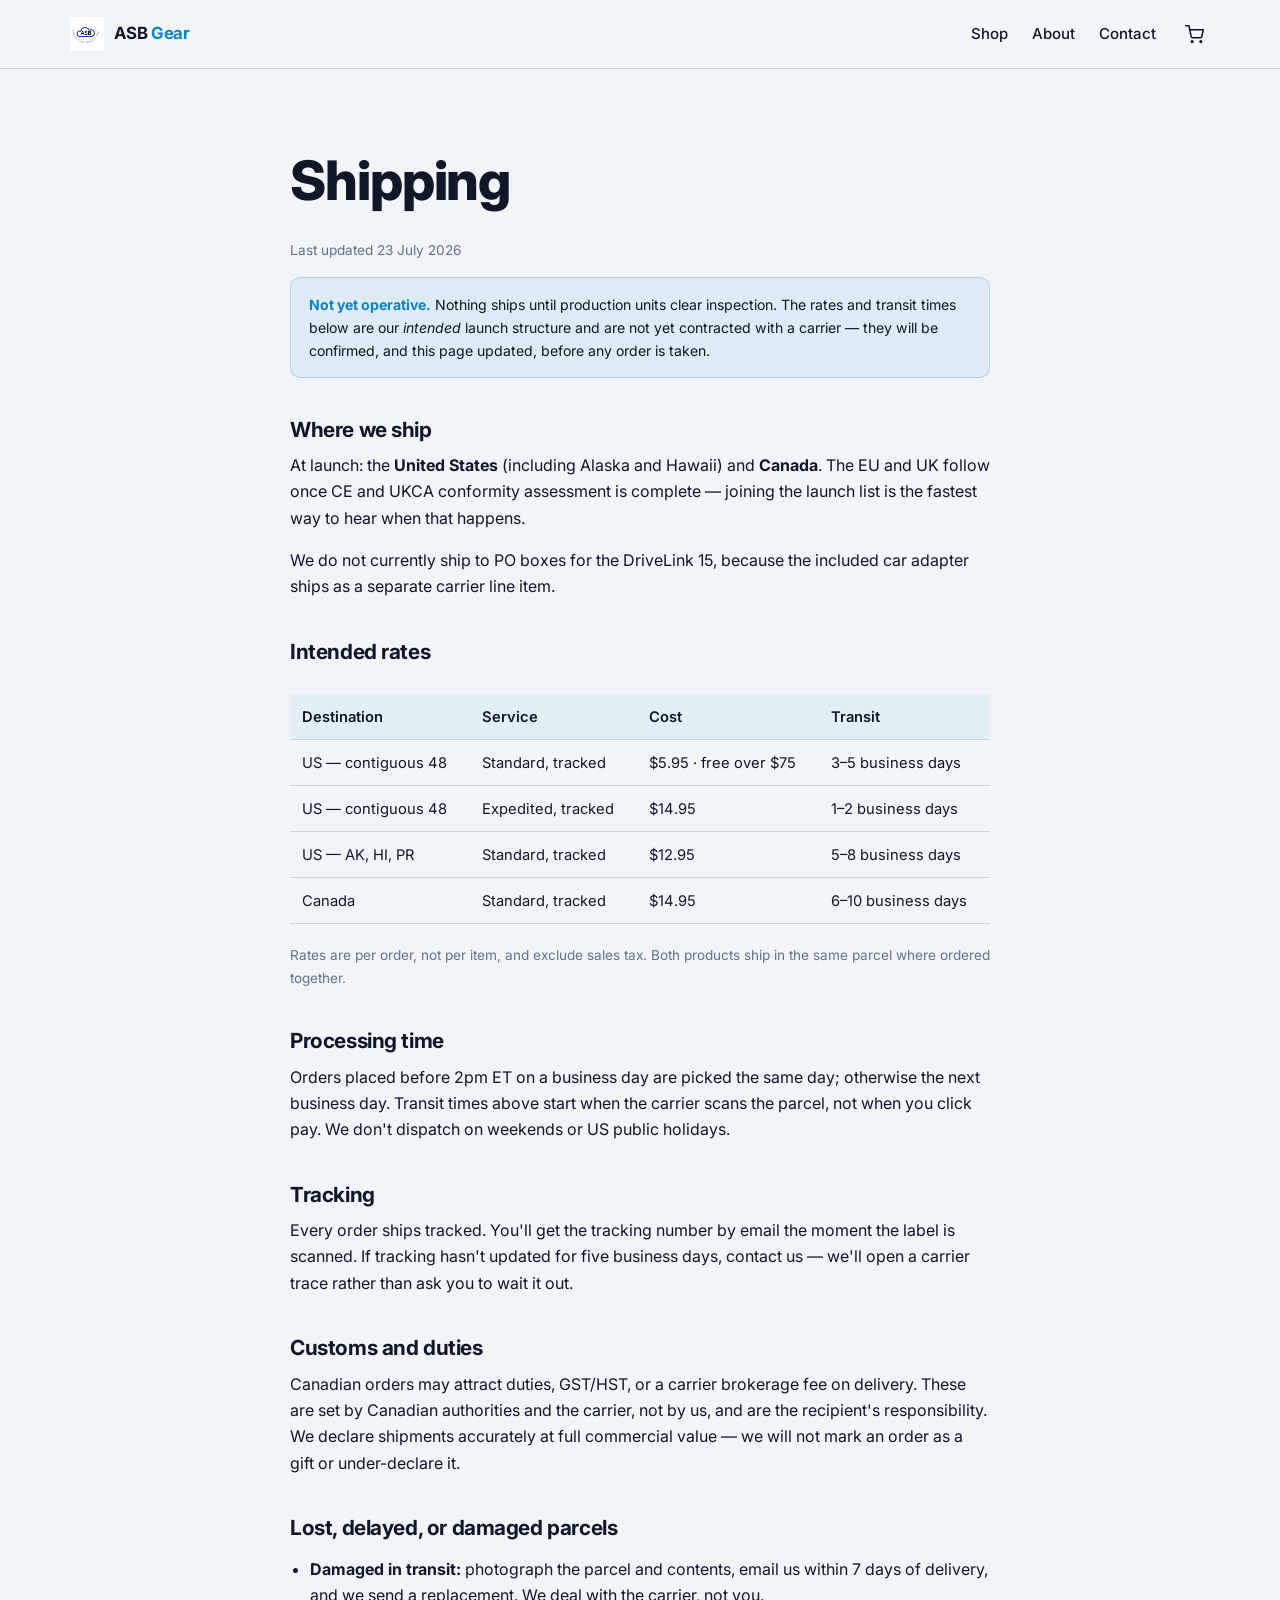
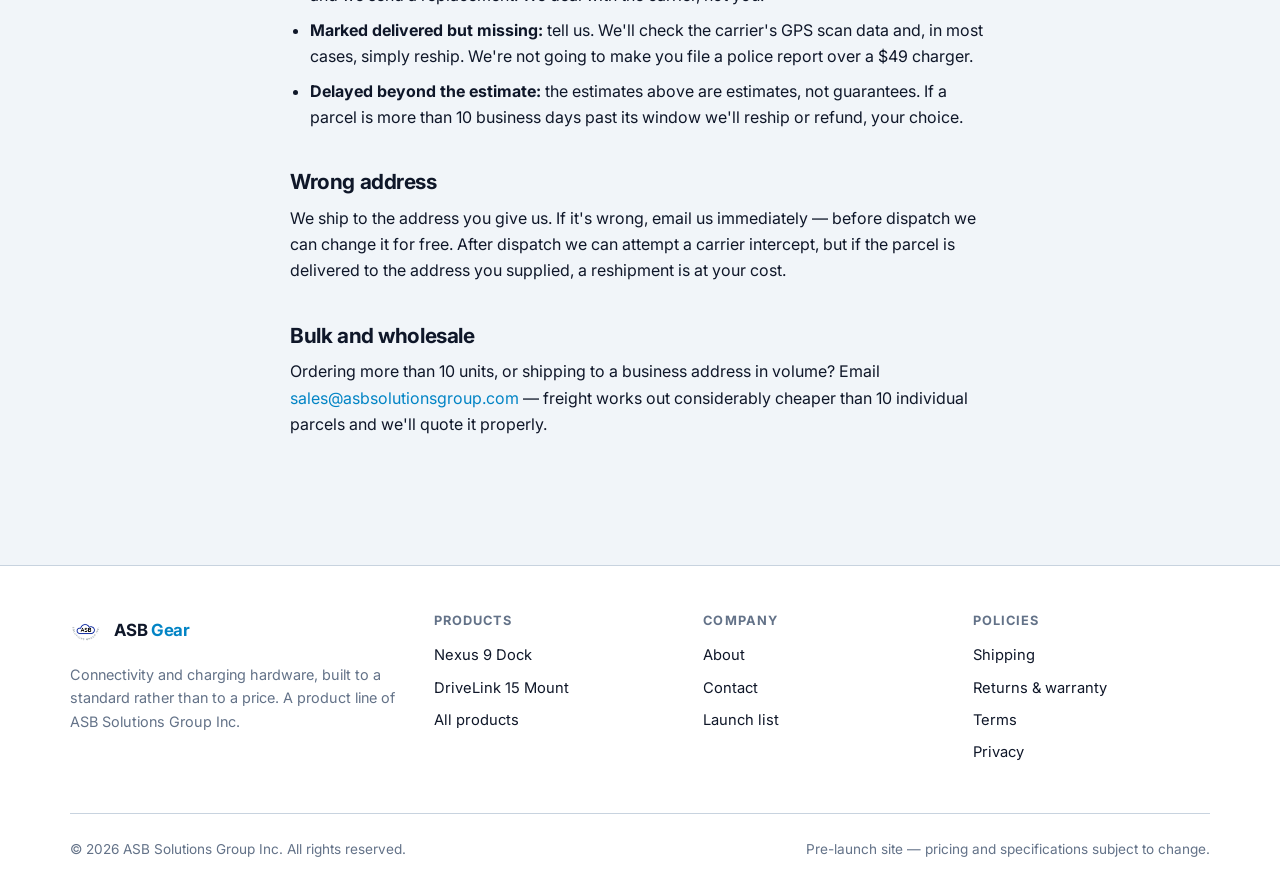
<file: shipping.html>
<!doctype html>
<html lang="en">
<head>
  <meta charset="utf-8" />
  <meta name="viewport" content="width=device-width, initial-scale=1" />
  <title>Shipping | ASB Gear</title>
  <meta name="description" content="Where ASB Gear ships, what it costs, how long it takes, and what happens if a parcel goes missing." />
  <link rel="icon" href="assets/img/favicon.png" type="image/png" />
  <link rel="stylesheet" href="assets/css/site.css" />
</head>
<body>
  <a class="skip-link" href="#main">Skip to content</a>

  <header class="site-header">
    <div class="wrap">
      <a class="brand" href="index.html">
        <img src="assets/img/logo.png" alt="" />
        <span class="brand-name">ASB <span>Gear</span></span>
      </a>
      <button class="nav-toggle" aria-expanded="false" aria-controls="nav" aria-label="Toggle navigation">
        <svg width="20" height="20" viewBox="0 0 24 24" fill="none" stroke="currentColor" stroke-width="2" stroke-linecap="round"><path d="M3 6h18M3 12h18M3 18h18"/></svg>
      </button>
      <nav class="nav" id="nav">
        <a href="shop.html">Shop</a>
        <a href="about.html">About</a>
        <a href="contact.html">Contact</a>
      </nav>
    </div>
  </header>

  <main id="main">
    <section class="section">
      <div class="wrap prose">
        <h1>Shipping</h1>
        <p class="updated">Last updated 23 July 2026</p>

        <div class="notice">
          <strong>Not yet operative.</strong> Nothing ships until production units clear inspection.
          The rates and transit times below are our <em>intended</em> launch structure and are not
          yet contracted with a carrier — they will be confirmed, and this page updated, before any
          order is taken.
        </div>

        <h2>Where we ship</h2>
        <p>
          At launch: the <strong>United States</strong> (including Alaska and Hawaii) and
          <strong>Canada</strong>. The EU and UK follow once CE and UKCA conformity assessment is
          complete — joining the launch list is the fastest way to hear when that happens.
        </p>
        <p>
          We do not currently ship to PO boxes for the DriveLink 15, because the included car
          adapter ships as a separate carrier line item.
        </p>

        <h2>Intended rates</h2>
        <div class="table-scroll">
          <table>
            <thead>
              <tr><th>Destination</th><th>Service</th><th>Cost</th><th>Transit</th></tr>
            </thead>
            <tbody>
              <tr><td>US — contiguous 48</td><td>Standard, tracked</td><td>$5.95 · free over $75</td><td>3–5 business days</td></tr>
              <tr><td>US — contiguous 48</td><td>Expedited, tracked</td><td>$14.95</td><td>1–2 business days</td></tr>
              <tr><td>US — AK, HI, PR</td><td>Standard, tracked</td><td>$12.95</td><td>5–8 business days</td></tr>
              <tr><td>Canada</td><td>Standard, tracked</td><td>$14.95</td><td>6–10 business days</td></tr>
            </tbody>
          </table>
        </div>
        <p class="updated">
          Rates are per order, not per item, and exclude sales tax. Both products ship in the same
          parcel where ordered together.
        </p>

        <h2>Processing time</h2>
        <p>
          Orders placed before 2pm ET on a business day are picked the same day; otherwise the next
          business day. Transit times above start when the carrier scans the parcel, not when you
          click pay. We don't dispatch on weekends or US public holidays.
        </p>

        <h2>Tracking</h2>
        <p>
          Every order ships tracked. You'll get the tracking number by email the moment the label
          is scanned. If tracking hasn't updated for five business days, contact us — we'll open a
          carrier trace rather than ask you to wait it out.
        </p>

        <h2>Customs and duties</h2>
        <p>
          Canadian orders may attract duties, GST/HST, or a carrier brokerage fee on delivery. These
          are set by Canadian authorities and the carrier, not by us, and are the recipient's
          responsibility. We declare shipments accurately at full commercial value — we will not
          mark an order as a gift or under-declare it.
        </p>

        <h2>Lost, delayed, or damaged parcels</h2>
        <ul>
          <li><strong>Damaged in transit:</strong> photograph the parcel and contents, email us within 7 days of delivery, and we send a replacement. We deal with the carrier, not you.</li>
          <li><strong>Marked delivered but missing:</strong> tell us. We'll check the carrier's GPS scan data and, in most cases, simply reship. We're not going to make you file a police report over a $49 charger.</li>
          <li><strong>Delayed beyond the estimate:</strong> the estimates above are estimates, not guarantees. If a parcel is more than 10 business days past its window we'll reship or refund, your choice.</li>
        </ul>

        <h2>Wrong address</h2>
        <p>
          We ship to the address you give us. If it's wrong, email us immediately — before dispatch
          we can change it for free. After dispatch we can attempt a carrier intercept, but if the
          parcel is delivered to the address you supplied, a reshipment is at your cost.
        </p>

        <h2>Bulk and wholesale</h2>
        <p>
          Ordering more than 10 units, or shipping to a business address in volume? Email
          <a href="mailto:sales@asbsolutionsgroup.com">sales@asbsolutionsgroup.com</a> — freight
          works out considerably cheaper than 10 individual parcels and we'll quote it properly.
        </p>
      </div>
    </section>
  </main>

  <footer class="site-footer">
    <div class="wrap">
      <div class="footer-grid">
        <div class="footer-about">
          <a class="brand" href="index.html" style="margin-bottom:.9rem">
            <img src="assets/img/logo.png" alt="" />
            <span class="brand-name">ASB <span>Gear</span></span>
          </a>
          <p>Connectivity and charging hardware, built to a standard rather than to a price. A
            product line of ASB Solutions Group Inc.</p>
        </div>
        <div>
          <h4>Products</h4>
          <ul>
            <li><a href="products/nexus-9-usb-c-dock.html">Nexus 9 Dock</a></li>
            <li><a href="products/drivelink-15-car-mount.html">DriveLink 15 Mount</a></li>
            <li><a href="shop.html">All products</a></li>
          </ul>
        </div>
        <div>
          <h4>Company</h4>
          <ul>
            <li><a href="about.html">About</a></li>
            <li><a href="contact.html">Contact</a></li>
            <li><a href="index.html#interest">Launch list</a></li>
          </ul>
        </div>
        <div>
          <h4>Policies</h4>
          <ul>
            <li><a href="shipping.html">Shipping</a></li>
            <li><a href="returns.html">Returns &amp; warranty</a></li>
            <li><a href="terms.html">Terms</a></li>
            <li><a href="privacy.html">Privacy</a></li>
          </ul>
        </div>
      </div>
      <div class="footer-bar">
        <span>&copy; <span data-year>2026</span> ASB Solutions Group Inc. All rights reserved.</span>
        <span>Pre-launch site — pricing and specifications subject to change.</span>
      </div>
    </div>
  </footer>

  <script src="assets/js/site.js"></script>
  <script src="assets/js/cart.js"></script>
</body>
</html>
</file>
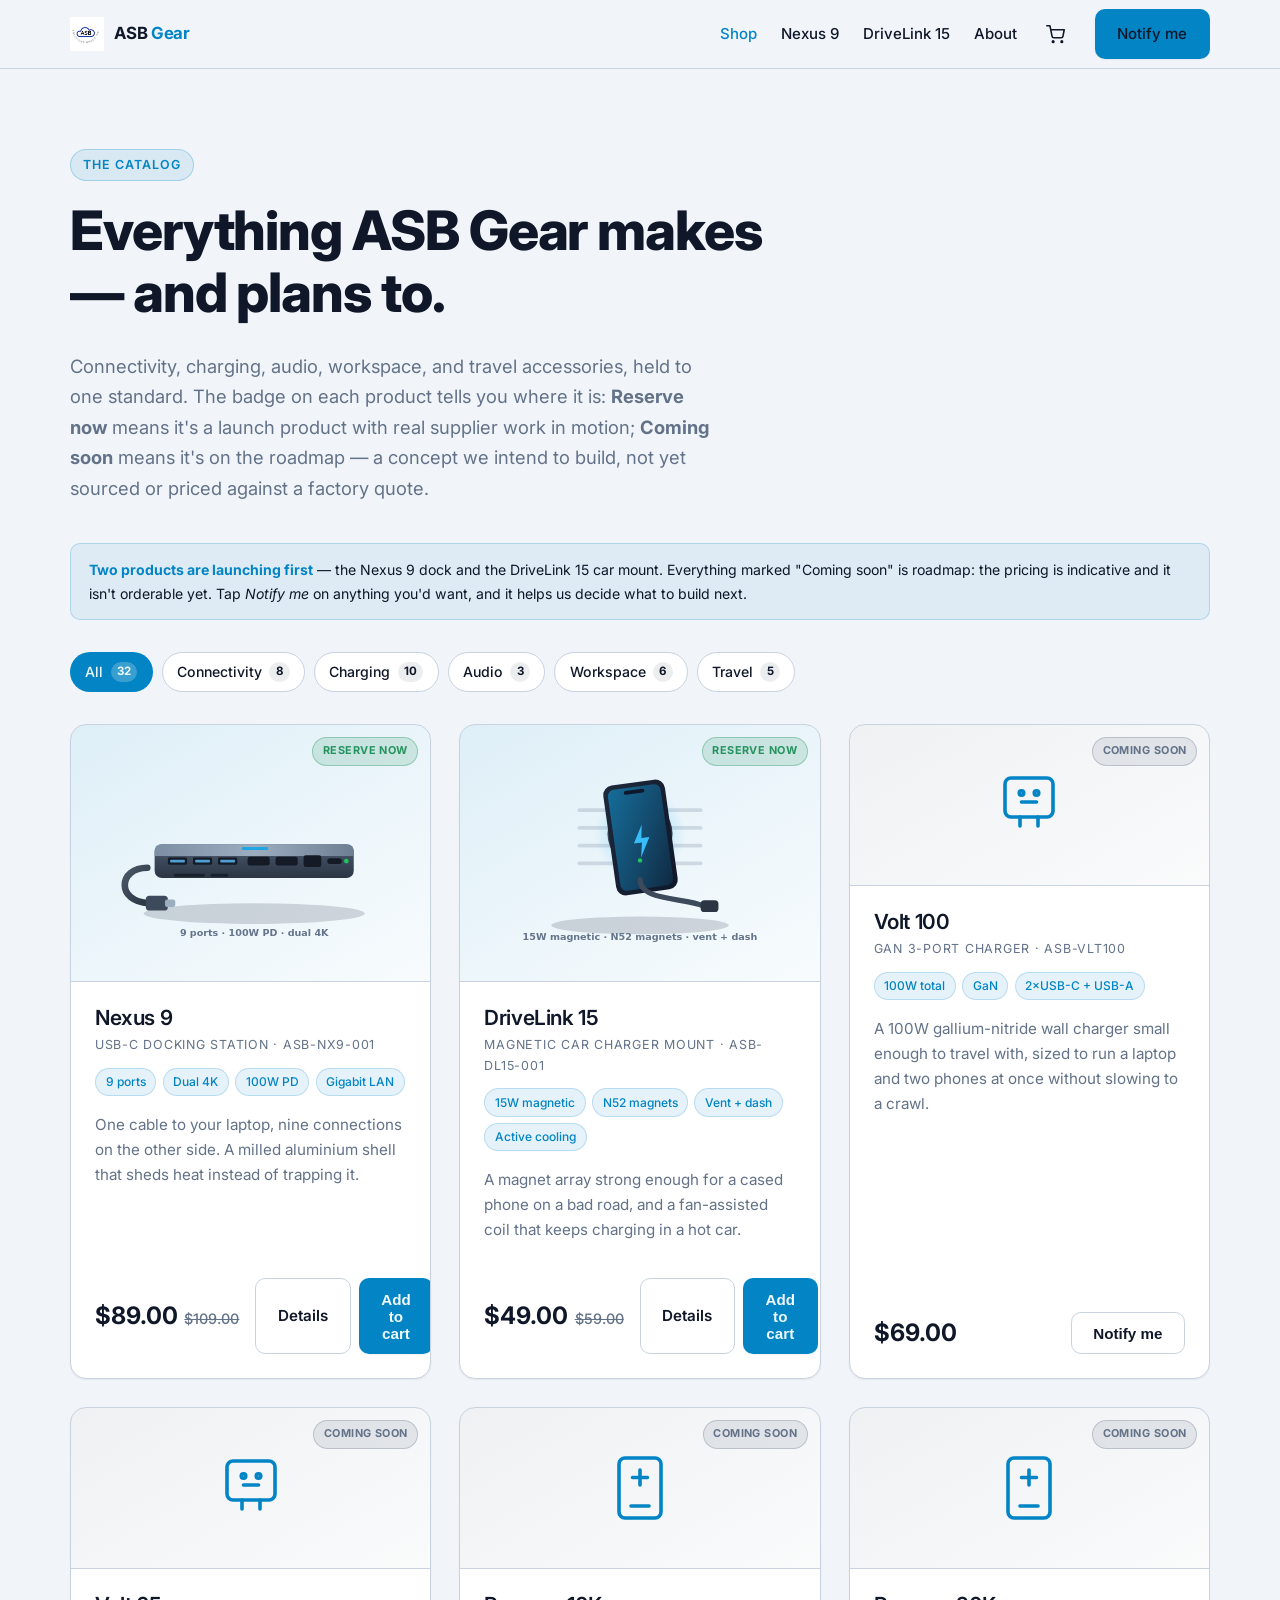
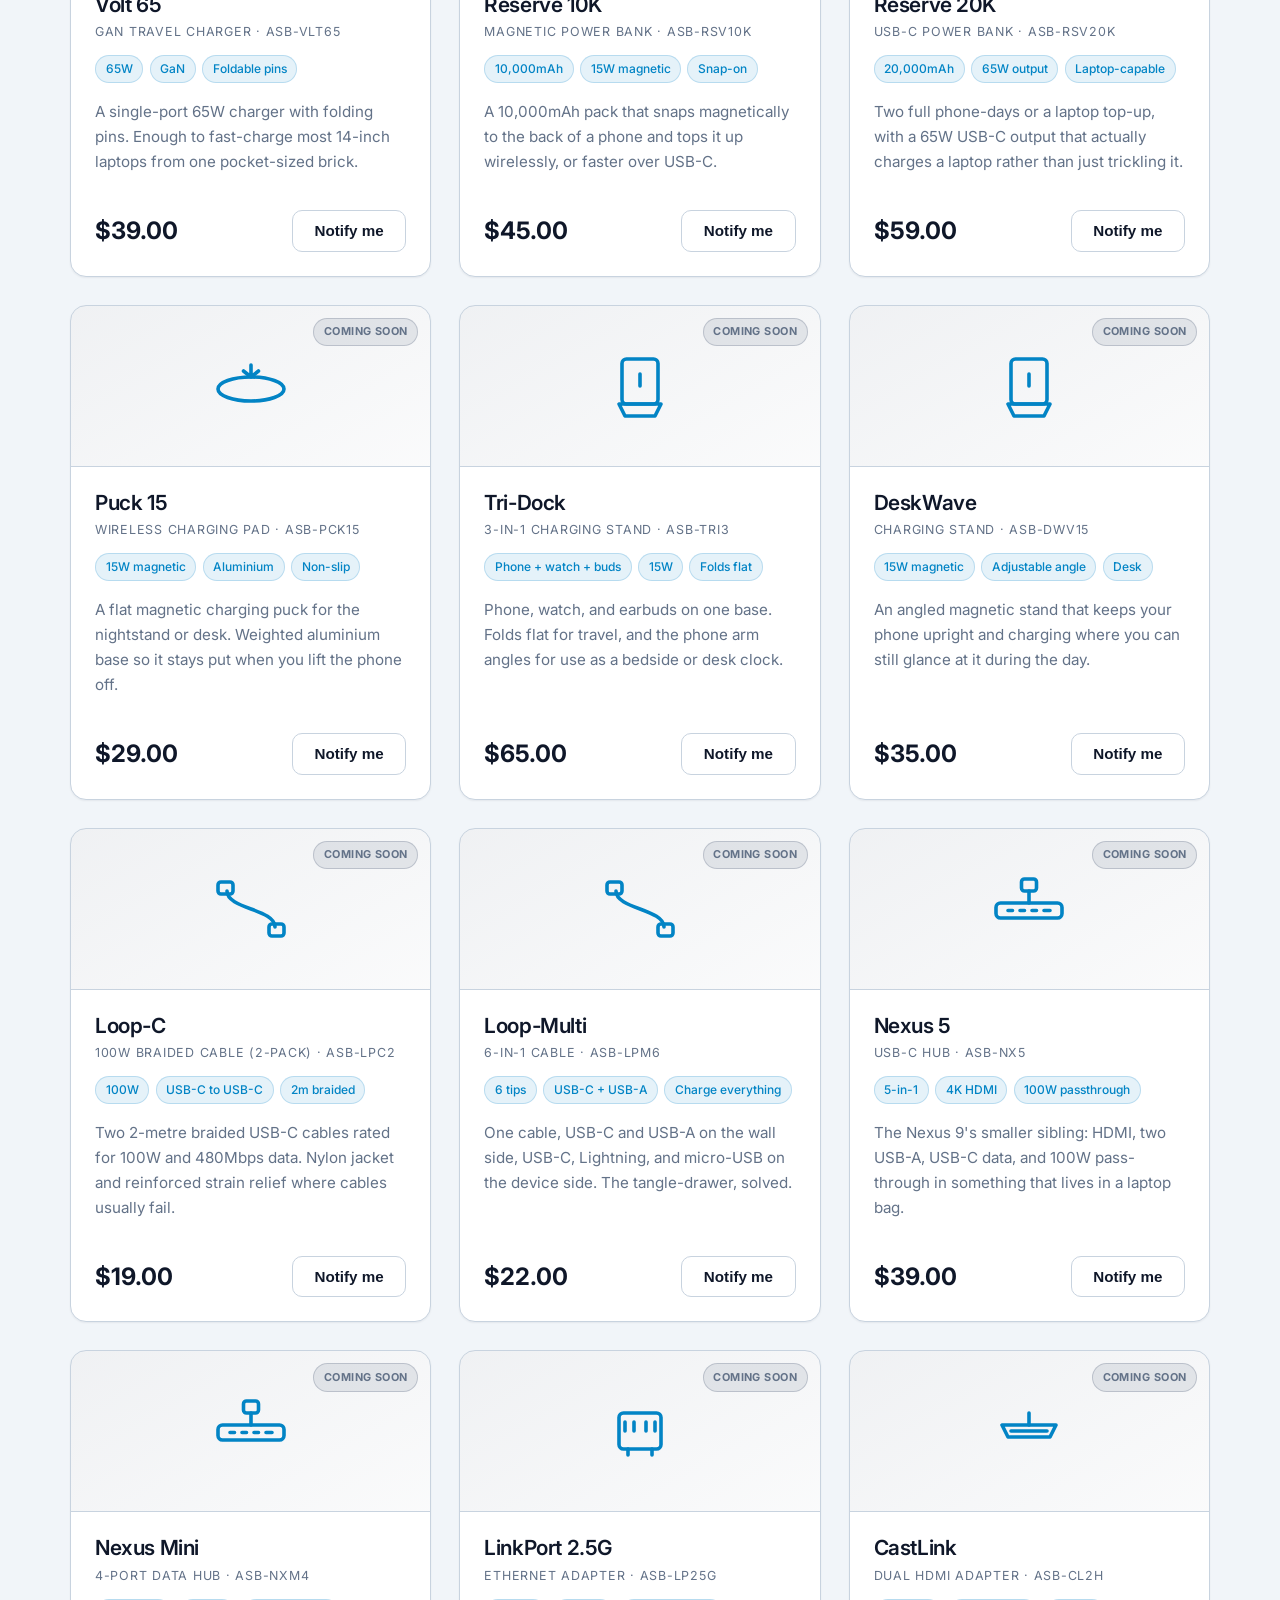
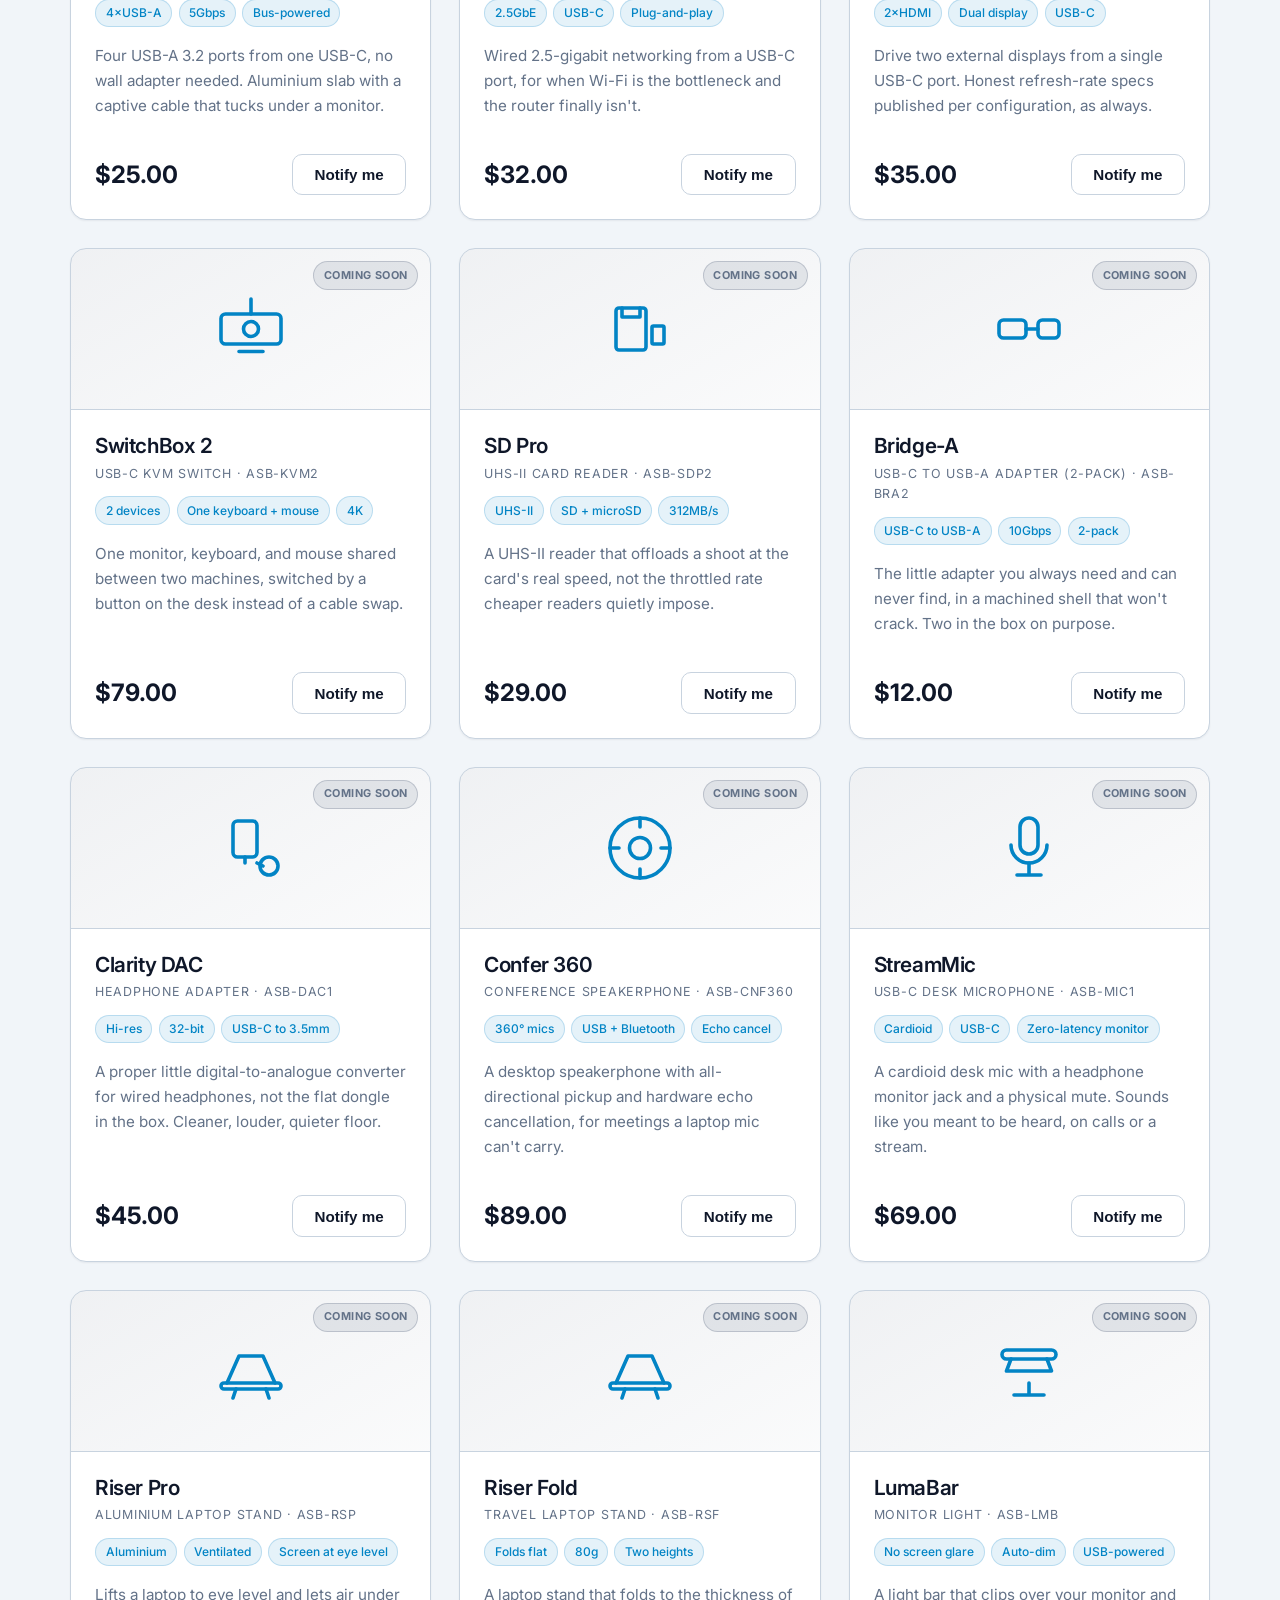
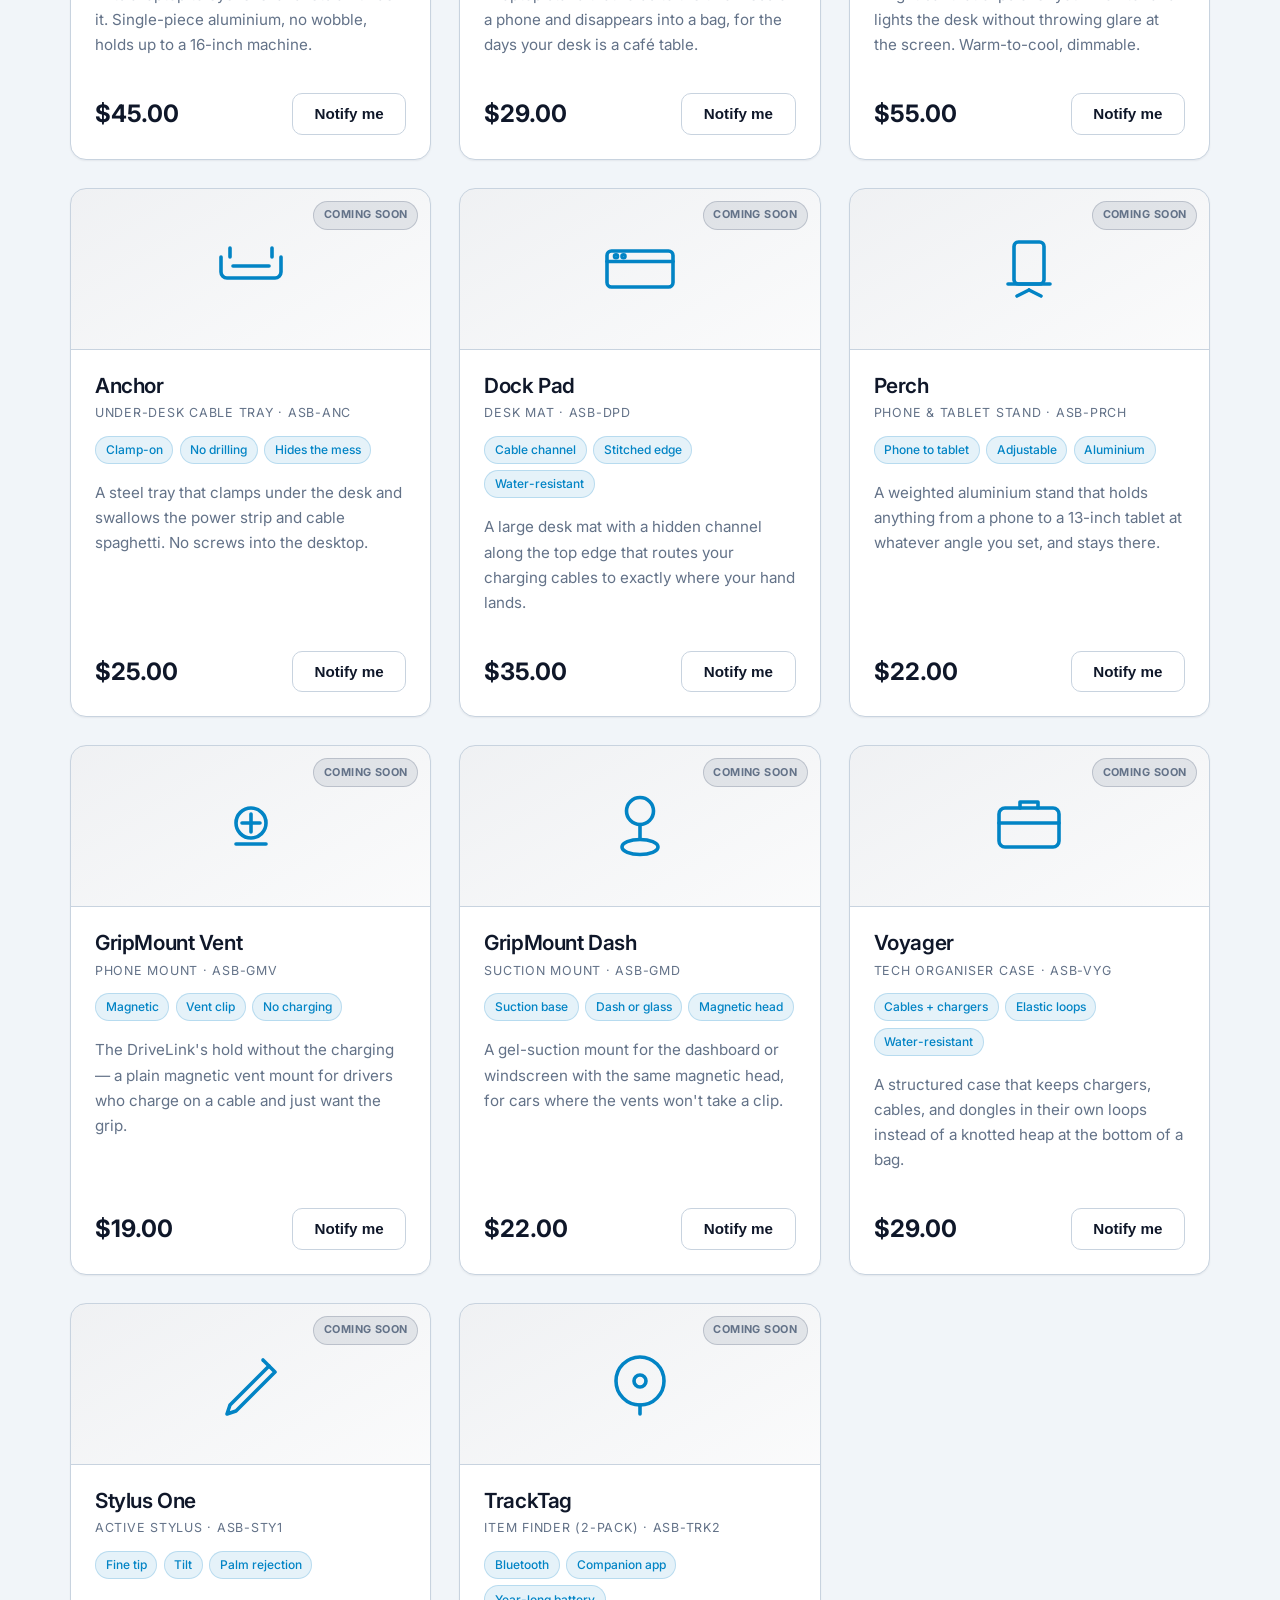
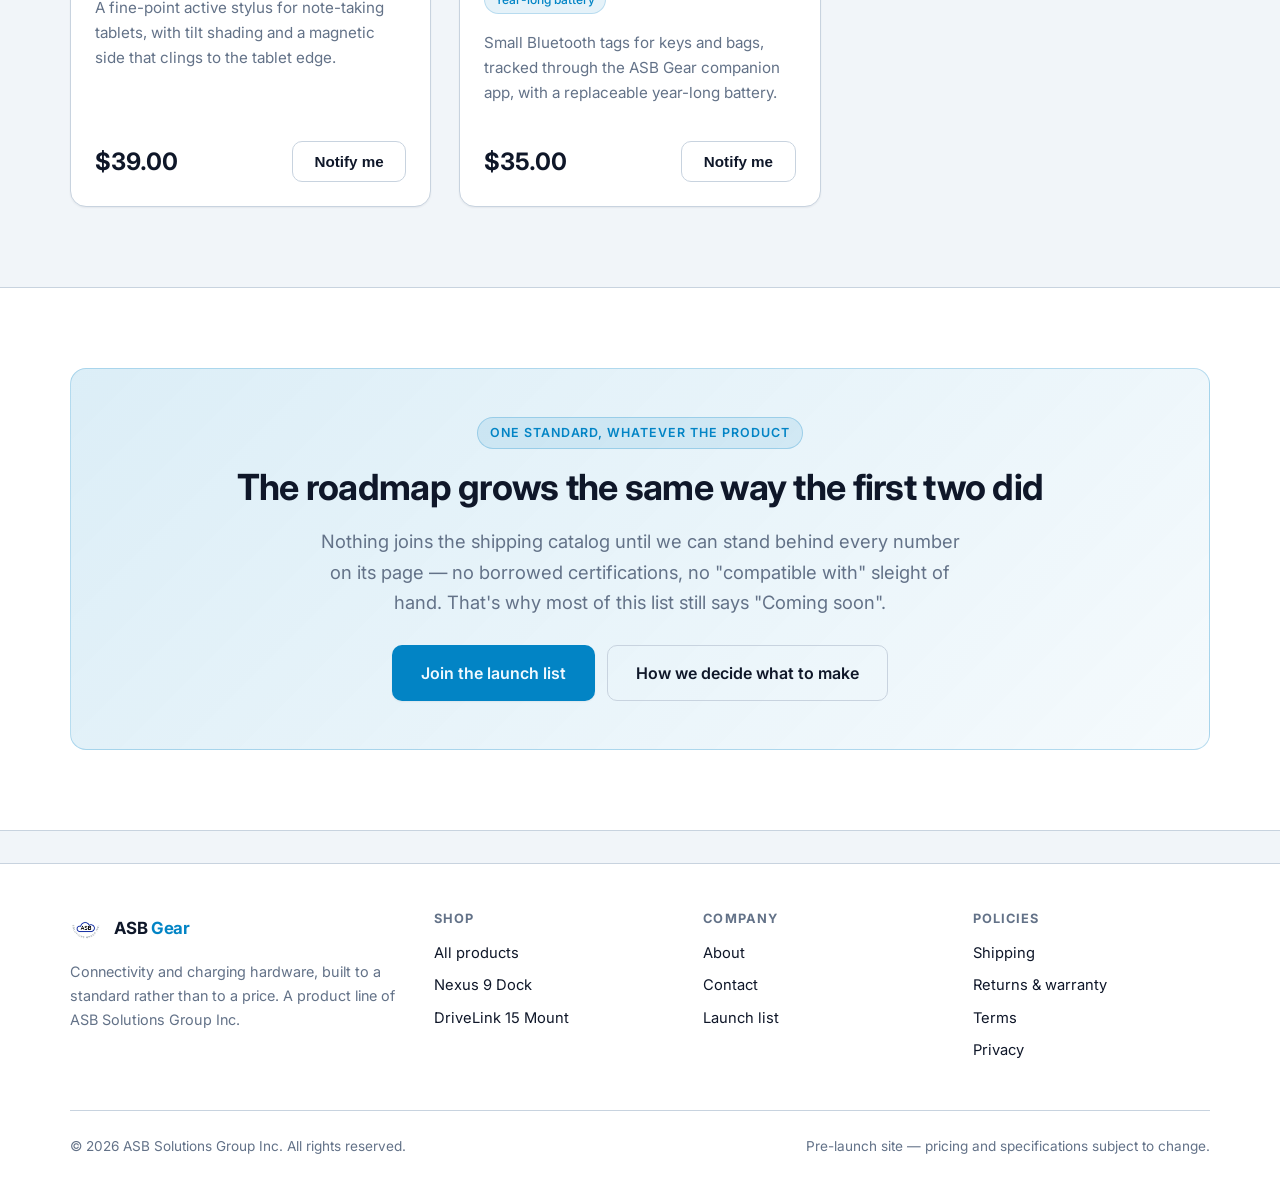
<file: shop.html>
<!doctype html>
<html lang="en">
<head>
  <meta charset="utf-8" />
  <meta name="viewport" content="width=device-width, initial-scale=1" />
  <title>Shop all products | ASB Gear</title>
  <meta name="description" content="The full ASB Gear catalog — connectivity, charging, audio, workspace, and travel accessories. Two products are shipping first; the rest are on the roadmap." />
  <link rel="icon" href="assets/img/favicon.png" type="image/png" />
  <link rel="stylesheet" href="assets/css/site.css" />
</head>
<body>
  <a class="skip-link" href="#main">Skip to content</a>

  <header class="site-header">
    <div class="wrap">
      <a class="brand" href="index.html">
        <img src="assets/img/logo.png" alt="" />
        <span class="brand-name">ASB <span>Gear</span></span>
      </a>
      <button class="nav-toggle" aria-expanded="false" aria-controls="nav" aria-label="Toggle navigation">
        <svg width="20" height="20" viewBox="0 0 24 24" fill="none" stroke="currentColor" stroke-width="2" stroke-linecap="round"><path d="M3 6h18M3 12h18M3 18h18"/></svg>
      </button>
      <nav class="nav" id="nav">
        <a href="shop.html">Shop</a>
        <a href="products/nexus-9-usb-c-dock.html">Nexus 9</a>
        <a href="products/drivelink-15-car-mount.html">DriveLink 15</a>
        <a href="about.html">About</a>
        <a class="btn btn-primary" href="index.html#interest" data-interest="ASB Gear catalog">Notify me</a>
      </nav>
    </div>
  </header>

  <main id="main">
    <section class="section">
      <div class="wrap">
        <div class="section-head" style="max-width:70ch">
          <span class="eyebrow">The catalog</span>
          <h1>Everything ASB Gear makes — and plans to.</h1>
          <p class="lead">
            Connectivity, charging, audio, workspace, and travel accessories, held to one standard.
            The badge on each product tells you where it is: <strong>Reserve now</strong> means it's
            a launch product with real supplier work in motion; <strong>Coming soon</strong> means
            it's on the roadmap — a concept we intend to build, not yet sourced or priced against a
            factory quote.
          </p>
        </div>

        <div class="notice" style="margin-bottom:2rem">
          <strong>Two products are launching first</strong> — the Nexus 9 dock and the DriveLink 15
          car mount. Everything marked "Coming soon" is roadmap: the pricing is indicative and it
          isn't orderable yet. Tap <em>Notify me</em> on anything you'd want, and it helps us decide
          what to build next.
        </div>

        <!-- category filter, populated by shop.js -->
        <div class="filter-bar" data-filter-bar role="group" aria-label="Filter by category"></div>

        <!-- catalog grid, populated by shop.js -->
        <div class="product-grid" data-catalog-grid></div>
      </div>
    </section>

    <section class="section section-alt">
      <div class="wrap">
        <div class="cta-panel">
          <span class="eyebrow">One standard, whatever the product</span>
          <h2>The roadmap grows the same way the first two did</h2>
          <p class="lead">
            Nothing joins the shipping catalog until we can stand behind every number on its page —
            no borrowed certifications, no "compatible with" sleight of hand. That's why most of
            this list still says "Coming soon".
          </p>
          <div class="hero-actions">
            <a class="btn btn-primary btn-lg" href="index.html#interest" data-interest="ASB Gear catalog">Join the launch list</a>
            <a class="btn btn-ghost btn-lg" href="about.html">How we decide what to make</a>
          </div>
        </div>
      </div>
    </section>
  </main>

  <footer class="site-footer">
    <div class="wrap">
      <div class="footer-grid">
        <div class="footer-about">
          <a class="brand" href="index.html" style="margin-bottom:.9rem">
            <img src="assets/img/logo.png" alt="" />
            <span class="brand-name">ASB <span>Gear</span></span>
          </a>
          <p>Connectivity and charging hardware, built to a standard rather than to a price. A
            product line of ASB Solutions Group Inc.</p>
        </div>
        <div>
          <h4>Shop</h4>
          <ul>
            <li><a href="shop.html">All products</a></li>
            <li><a href="products/nexus-9-usb-c-dock.html">Nexus 9 Dock</a></li>
            <li><a href="products/drivelink-15-car-mount.html">DriveLink 15 Mount</a></li>
          </ul>
        </div>
        <div>
          <h4>Company</h4>
          <ul>
            <li><a href="about.html">About</a></li>
            <li><a href="contact.html">Contact</a></li>
            <li><a href="index.html#interest">Launch list</a></li>
          </ul>
        </div>
        <div>
          <h4>Policies</h4>
          <ul>
            <li><a href="shipping.html">Shipping</a></li>
            <li><a href="returns.html">Returns &amp; warranty</a></li>
            <li><a href="terms.html">Terms</a></li>
            <li><a href="privacy.html">Privacy</a></li>
          </ul>
        </div>
      </div>
      <div class="footer-bar">
        <span>&copy; <span data-year>2026</span> ASB Solutions Group Inc. All rights reserved.</span>
        <span>Pre-launch site — pricing and specifications subject to change.</span>
      </div>
    </div>
  </footer>

  <script src="assets/js/catalog-data.js"></script>
  <script src="assets/js/cart.js"></script>
  <script src="assets/js/shop.js"></script>
  <script src="assets/js/site.js"></script>
</body>
</html>
</file>
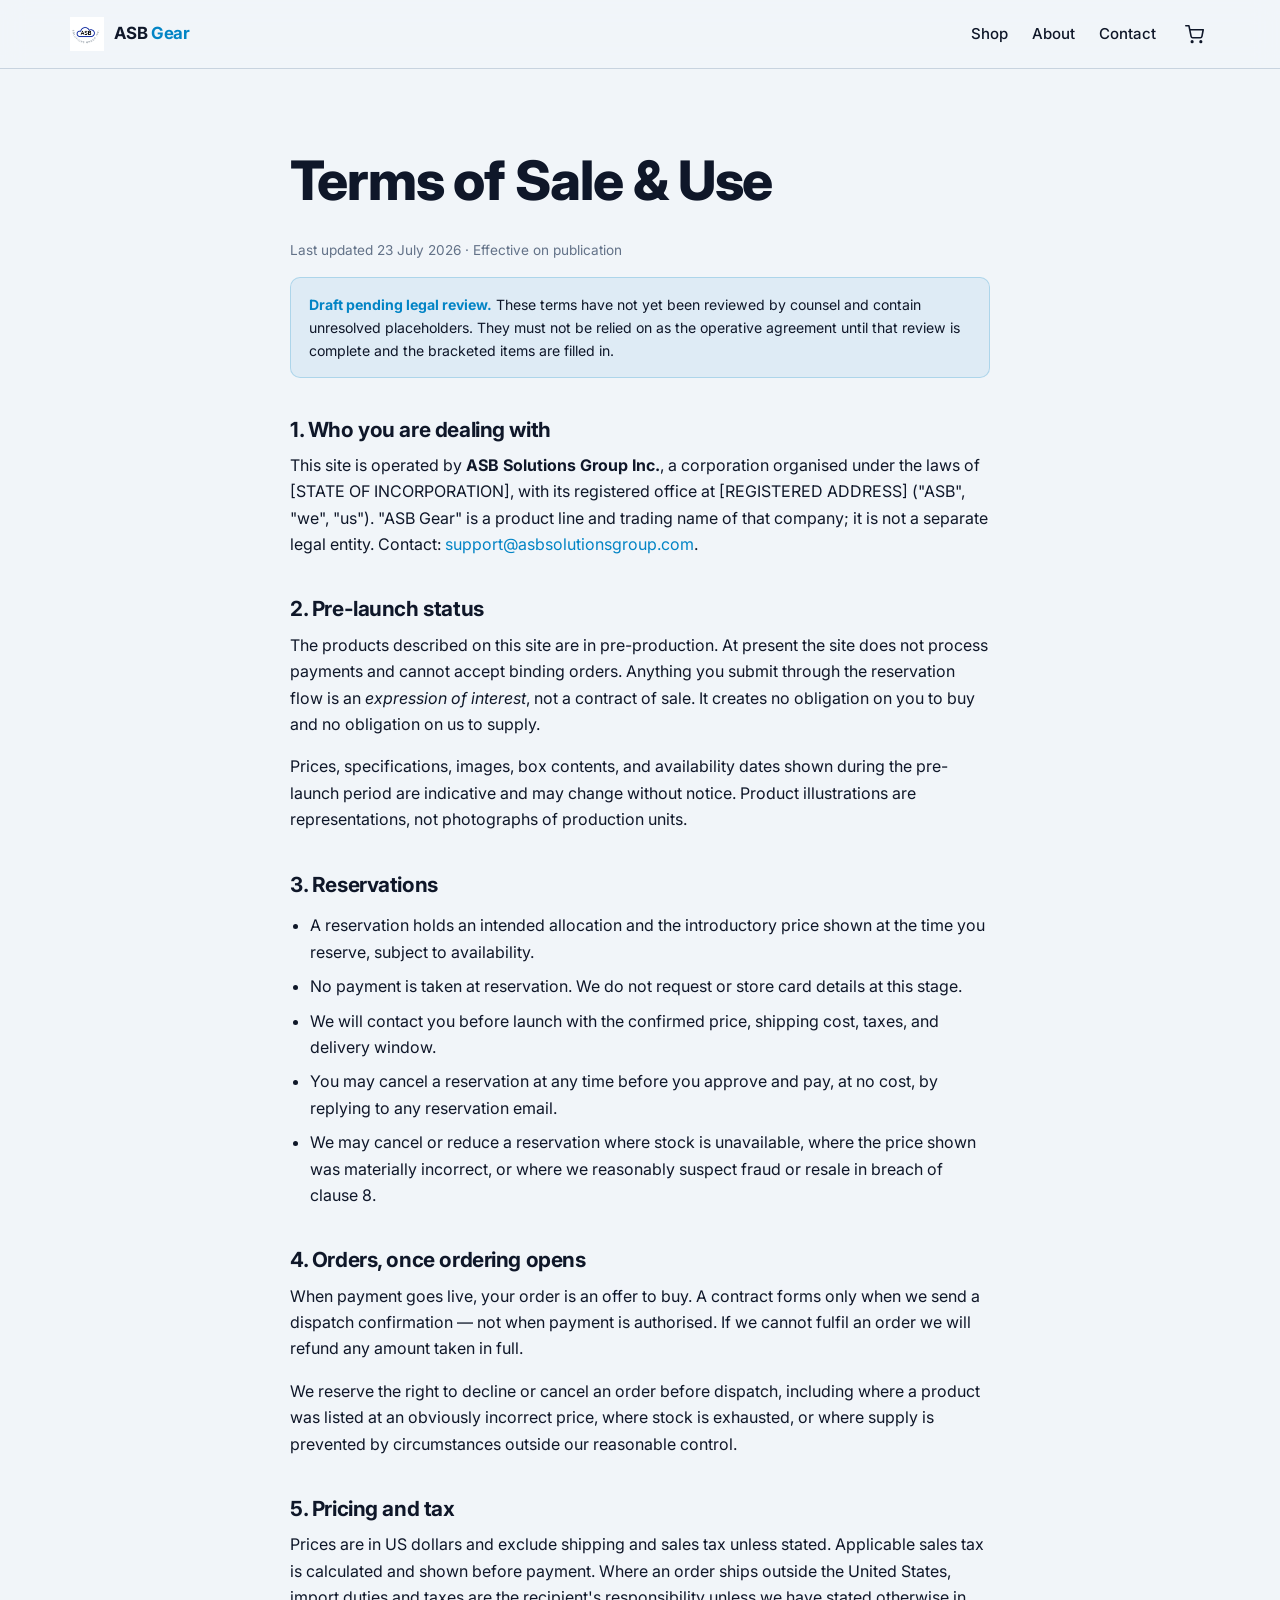
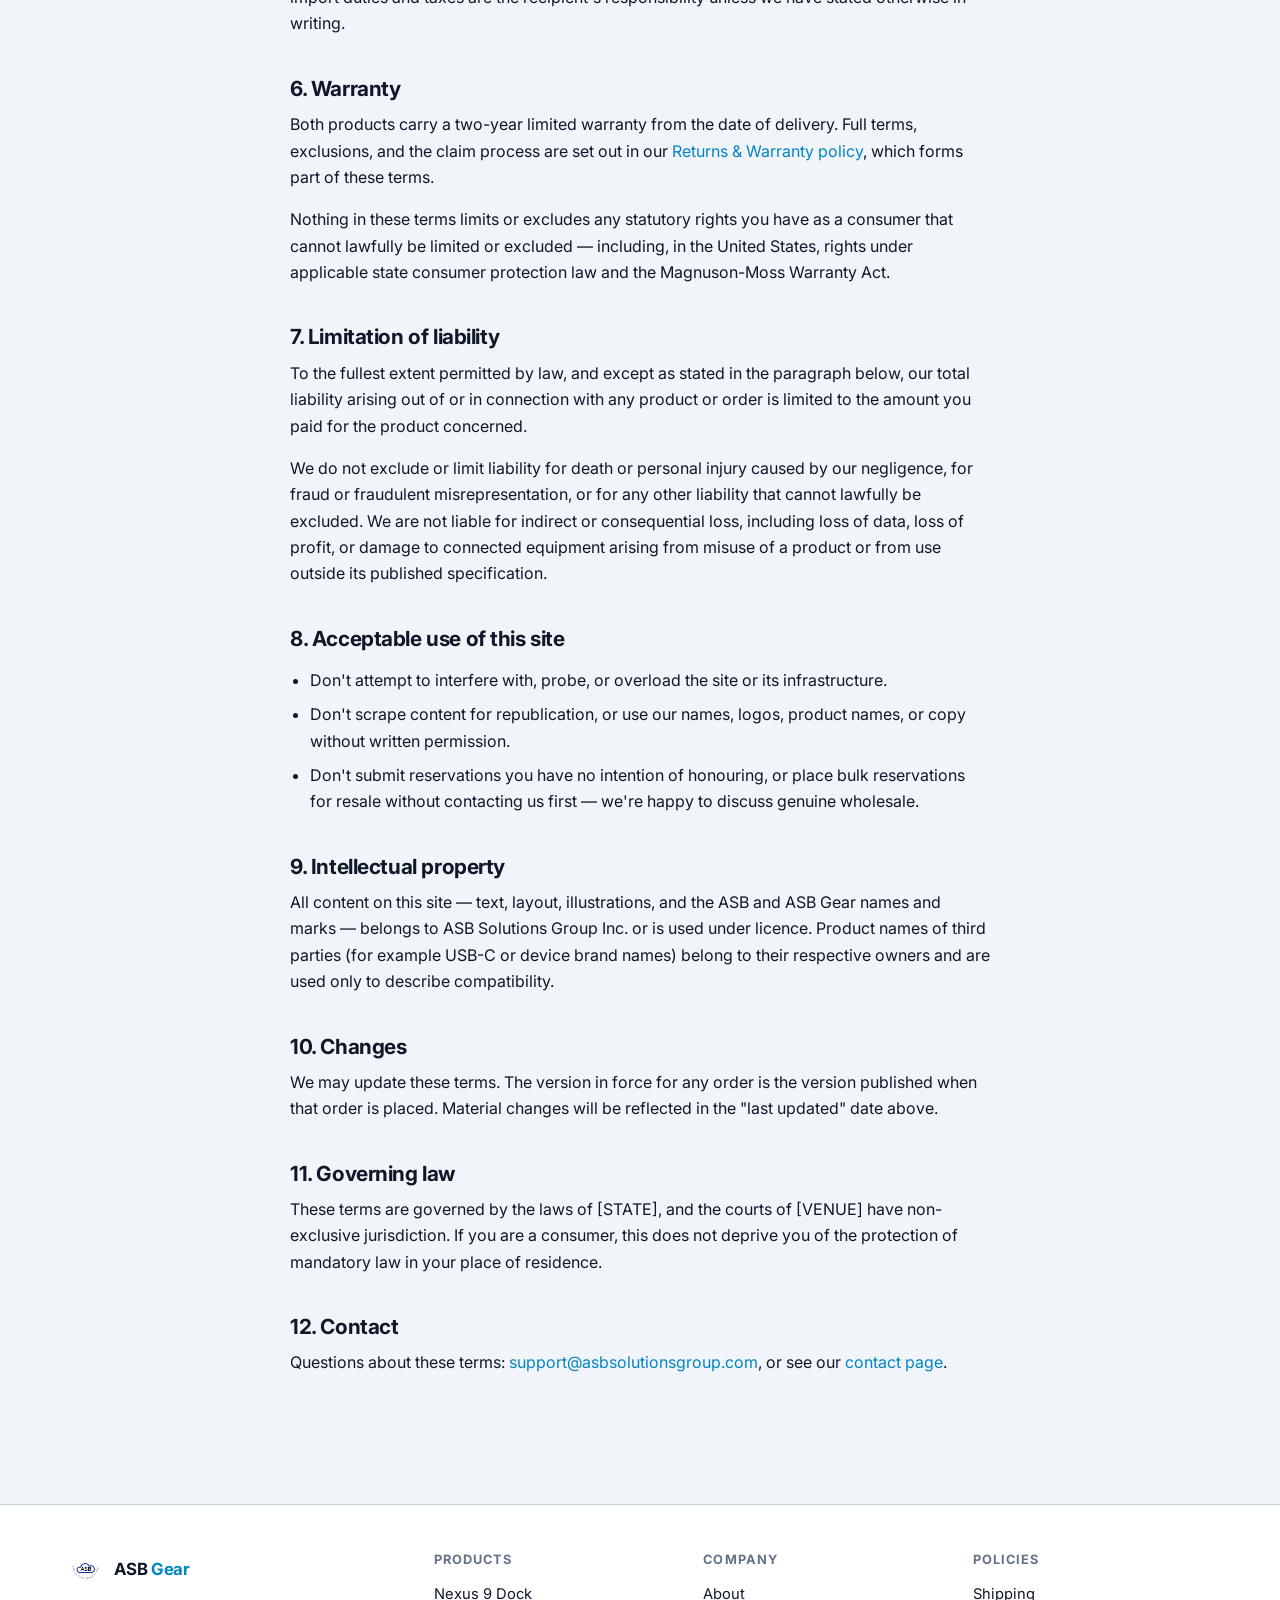
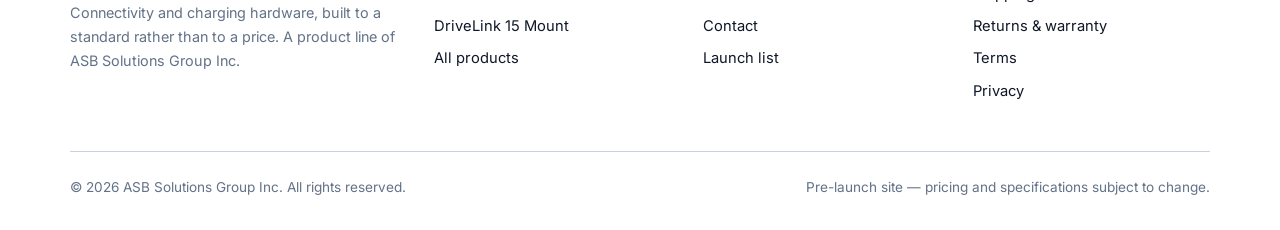
<file: terms.html>
<!doctype html>
<html lang="en">
<head>
  <meta charset="utf-8" />
  <meta name="viewport" content="width=device-width, initial-scale=1" />
  <title>Terms of Sale &amp; Use | ASB Gear</title>
  <meta name="description" content="Terms of sale and website use for ASB Gear, a product line of ASB Solutions Group Inc." />
  <link rel="icon" href="assets/img/favicon.png" type="image/png" />
  <link rel="stylesheet" href="assets/css/site.css" />
</head>
<body>
  <a class="skip-link" href="#main">Skip to content</a>

  <header class="site-header">
    <div class="wrap">
      <a class="brand" href="index.html">
        <img src="assets/img/logo.png" alt="" />
        <span class="brand-name">ASB <span>Gear</span></span>
      </a>
      <button class="nav-toggle" aria-expanded="false" aria-controls="nav" aria-label="Toggle navigation">
        <svg width="20" height="20" viewBox="0 0 24 24" fill="none" stroke="currentColor" stroke-width="2" stroke-linecap="round"><path d="M3 6h18M3 12h18M3 18h18"/></svg>
      </button>
      <nav class="nav" id="nav">
        <a href="shop.html">Shop</a>
        <a href="about.html">About</a>
        <a href="contact.html">Contact</a>
      </nav>
    </div>
  </header>

  <main id="main">
    <section class="section">
      <div class="wrap prose">
        <h1>Terms of Sale &amp; Use</h1>
        <p class="updated">Last updated 23 July 2026 · Effective on publication</p>

        <div class="notice">
          <strong>Draft pending legal review.</strong> These terms have not yet been reviewed by
          counsel and contain unresolved placeholders. They must not be relied on as the operative
          agreement until that review is complete and the bracketed items are filled in.
        </div>

        <h2>1. Who you are dealing with</h2>
        <p>
          This site is operated by <strong>ASB Solutions Group Inc.</strong>, a corporation
          organised under the laws of [STATE OF INCORPORATION], with its registered office at
          [REGISTERED ADDRESS] ("ASB", "we", "us"). "ASB Gear" is a product line and trading name
          of that company; it is not a separate legal entity. Contact:
          <a href="mailto:support@asbsolutionsgroup.com">support@asbsolutionsgroup.com</a>.
        </p>

        <h2>2. Pre-launch status</h2>
        <p>
          The products described on this site are in pre-production. At present the site does not
          process payments and cannot accept binding orders. Anything you submit through the
          reservation flow is an <em>expression of interest</em>, not a contract of sale. It creates
          no obligation on you to buy and no obligation on us to supply.
        </p>
        <p>
          Prices, specifications, images, box contents, and availability dates shown during the
          pre-launch period are indicative and may change without notice. Product illustrations are
          representations, not photographs of production units.
        </p>

        <h2>3. Reservations</h2>
        <ul>
          <li>A reservation holds an intended allocation and the introductory price shown at the time you reserve, subject to availability.</li>
          <li>No payment is taken at reservation. We do not request or store card details at this stage.</li>
          <li>We will contact you before launch with the confirmed price, shipping cost, taxes, and delivery window.</li>
          <li>You may cancel a reservation at any time before you approve and pay, at no cost, by replying to any reservation email.</li>
          <li>We may cancel or reduce a reservation where stock is unavailable, where the price shown was materially incorrect, or where we reasonably suspect fraud or resale in breach of clause 8.</li>
        </ul>

        <h2>4. Orders, once ordering opens</h2>
        <p>
          When payment goes live, your order is an offer to buy. A contract forms only when we send
          a dispatch confirmation — not when payment is authorised. If we cannot fulfil an order we
          will refund any amount taken in full.
        </p>
        <p>
          We reserve the right to decline or cancel an order before dispatch, including where a
          product was listed at an obviously incorrect price, where stock is exhausted, or where
          supply is prevented by circumstances outside our reasonable control.
        </p>

        <h2>5. Pricing and tax</h2>
        <p>
          Prices are in US dollars and exclude shipping and sales tax unless stated. Applicable
          sales tax is calculated and shown before payment. Where an order ships outside the United
          States, import duties and taxes are the recipient's responsibility unless we have stated
          otherwise in writing.
        </p>

        <h2>6. Warranty</h2>
        <p>
          Both products carry a two-year limited warranty from the date of delivery. Full terms,
          exclusions, and the claim process are set out in our
          <a href="returns.html">Returns &amp; Warranty policy</a>, which forms part of these terms.
        </p>
        <p>
          Nothing in these terms limits or excludes any statutory rights you have as a consumer that
          cannot lawfully be limited or excluded — including, in the United States, rights under
          applicable state consumer protection law and the Magnuson-Moss Warranty Act.
        </p>

        <h2>7. Limitation of liability</h2>
        <p>
          To the fullest extent permitted by law, and except as stated in the paragraph below, our
          total liability arising out of or in connection with any product or order is limited to
          the amount you paid for the product concerned.
        </p>
        <p>
          We do not exclude or limit liability for death or personal injury caused by our
          negligence, for fraud or fraudulent misrepresentation, or for any other liability that
          cannot lawfully be excluded. We are not liable for indirect or consequential loss,
          including loss of data, loss of profit, or damage to connected equipment arising from
          misuse of a product or from use outside its published specification.
        </p>

        <h2>8. Acceptable use of this site</h2>
        <ul>
          <li>Don't attempt to interfere with, probe, or overload the site or its infrastructure.</li>
          <li>Don't scrape content for republication, or use our names, logos, product names, or copy without written permission.</li>
          <li>Don't submit reservations you have no intention of honouring, or place bulk reservations for resale without contacting us first — we're happy to discuss genuine wholesale.</li>
        </ul>

        <h2>9. Intellectual property</h2>
        <p>
          All content on this site — text, layout, illustrations, and the ASB and ASB Gear names and
          marks — belongs to ASB Solutions Group Inc. or is used under licence. Product names of
          third parties (for example USB-C or device brand names) belong to their respective
          owners and are used only to describe compatibility.
        </p>

        <h2>10. Changes</h2>
        <p>
          We may update these terms. The version in force for any order is the version published
          when that order is placed. Material changes will be reflected in the "last updated" date
          above.
        </p>

        <h2>11. Governing law</h2>
        <p>
          These terms are governed by the laws of [STATE], and the courts of [VENUE] have
          non-exclusive jurisdiction. If you are a consumer, this does not deprive you of the
          protection of mandatory law in your place of residence.
        </p>

        <h2>12. Contact</h2>
        <p>
          Questions about these terms:
          <a href="mailto:support@asbsolutionsgroup.com">support@asbsolutionsgroup.com</a>, or see
          our <a href="contact.html">contact page</a>.
        </p>
      </div>
    </section>
  </main>

  <footer class="site-footer">
    <div class="wrap">
      <div class="footer-grid">
        <div class="footer-about">
          <a class="brand" href="index.html" style="margin-bottom:.9rem">
            <img src="assets/img/logo.png" alt="" />
            <span class="brand-name">ASB <span>Gear</span></span>
          </a>
          <p>Connectivity and charging hardware, built to a standard rather than to a price. A
            product line of ASB Solutions Group Inc.</p>
        </div>
        <div>
          <h4>Products</h4>
          <ul>
            <li><a href="products/nexus-9-usb-c-dock.html">Nexus 9 Dock</a></li>
            <li><a href="products/drivelink-15-car-mount.html">DriveLink 15 Mount</a></li>
            <li><a href="shop.html">All products</a></li>
          </ul>
        </div>
        <div>
          <h4>Company</h4>
          <ul>
            <li><a href="about.html">About</a></li>
            <li><a href="contact.html">Contact</a></li>
            <li><a href="index.html#interest">Launch list</a></li>
          </ul>
        </div>
        <div>
          <h4>Policies</h4>
          <ul>
            <li><a href="shipping.html">Shipping</a></li>
            <li><a href="returns.html">Returns &amp; warranty</a></li>
            <li><a href="terms.html">Terms</a></li>
            <li><a href="privacy.html">Privacy</a></li>
          </ul>
        </div>
      </div>
      <div class="footer-bar">
        <span>&copy; <span data-year>2026</span> ASB Solutions Group Inc. All rights reserved.</span>
        <span>Pre-launch site — pricing and specifications subject to change.</span>
      </div>
    </div>
  </footer>

  <script src="assets/js/site.js"></script>
  <script src="assets/js/cart.js"></script>
</body>
</html>
</file>
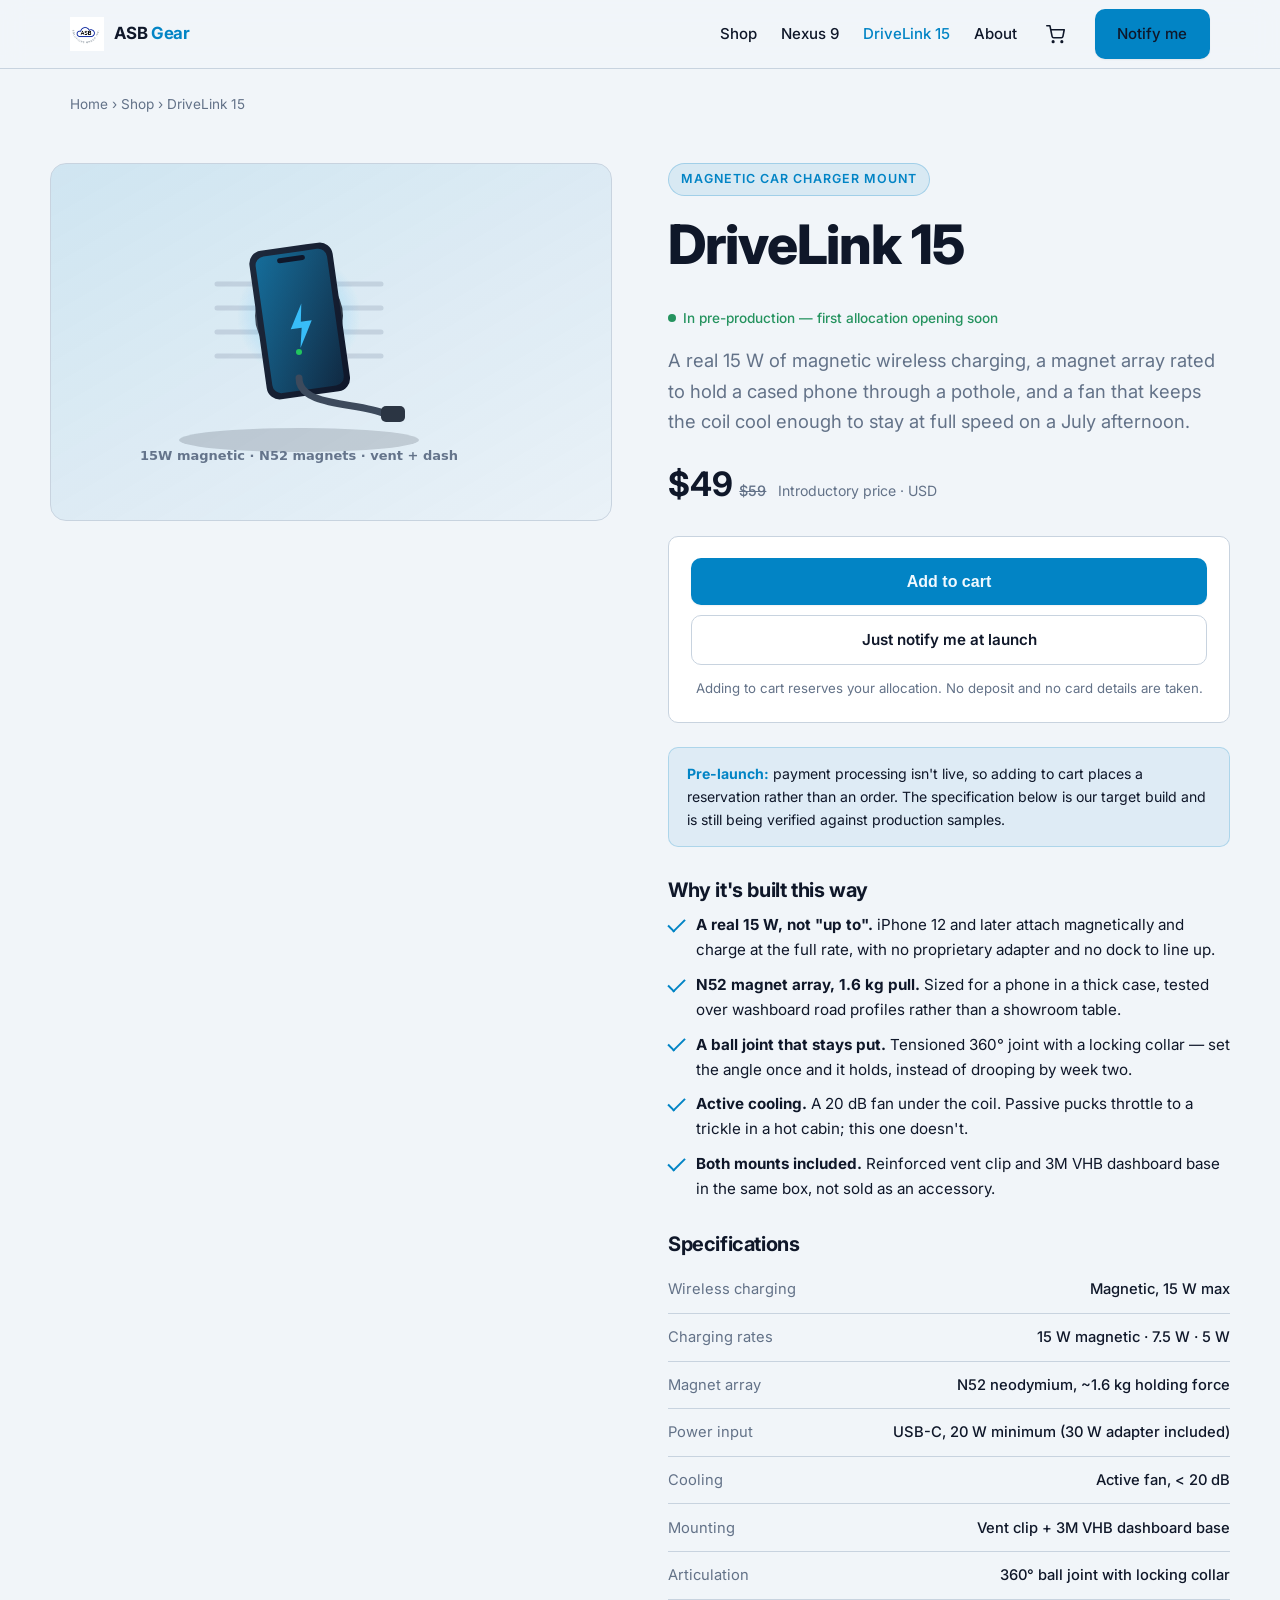
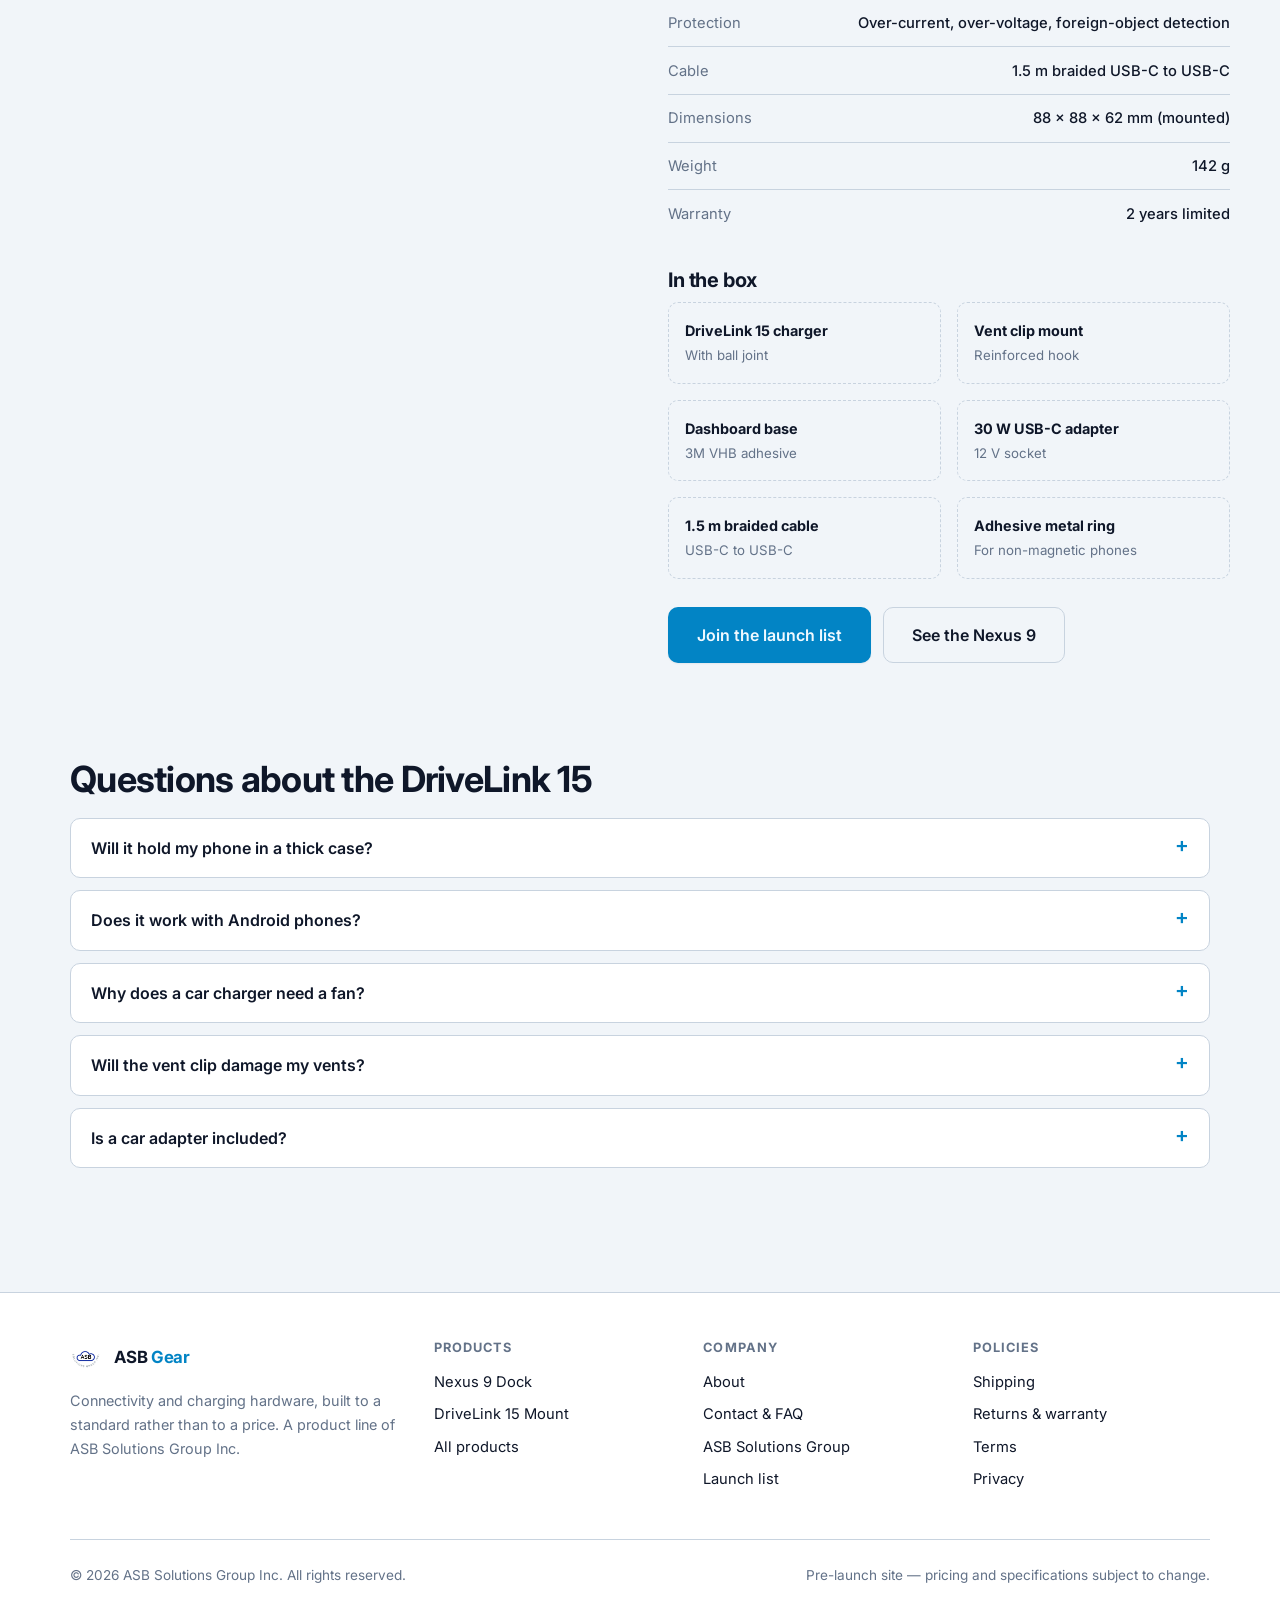
<file: products/drivelink-15-car-mount.html>
<!doctype html>
<html lang="en">
<head>
  <meta charset="utf-8" />
  <meta name="viewport" content="width=device-width, initial-scale=1" />
  <title>DriveLink 15 Magnetic Car Charger Mount | ASB Gear</title>
  <meta name="description" content="The ASB Gear DriveLink 15 is a 15W magnetic wireless car charger mount with an N52 magnet array, vent and dashboard mounting, a locking ball joint and active fan cooling." />
  <link rel="icon" href="../assets/img/favicon.png" type="image/png" />

  <meta property="og:title" content="DriveLink 15 Magnetic Car Charger Mount | ASB Gear" />
  <meta property="og:description" content="15W magnetic car charging that holds the angle and keeps its speed in a hot car." />
  <meta property="og:type" content="product" />

  <script type="application/ld+json">
  {
    "@context": "https://schema.org",
    "@type": "Product",
    "name": "DriveLink 15 Magnetic Car Charger Mount",
    "sku": "ASB-DL15-001",
    "brand": { "@type": "Brand", "name": "ASB Gear" },
    "description": "15 W magnetic wireless car charger mount with N52 magnet array, vent and dashboard mounting, locking ball joint and active fan cooling.",
    "offers": {
      "@type": "Offer",
      "price": "49.00",
      "priceCurrency": "USD",
      "availability": "https://schema.org/PreOrder",
      "seller": { "@type": "Organization", "name": "ASB Solutions Group Inc." }
    }
  }
  </script>

  <link rel="stylesheet" href="../assets/css/site.css" />
</head>
<body>
  <a class="skip-link" href="#main">Skip to content</a>

  <header class="site-header">
    <div class="wrap">
      <a class="brand" href="../index.html">
        <img src="../assets/img/logo.png" alt="" />
        <span class="brand-name">ASB <span>Gear</span></span>
      </a>
      <button class="nav-toggle" aria-expanded="false" aria-controls="nav" aria-label="Toggle navigation">
        <svg width="20" height="20" viewBox="0 0 24 24" fill="none" stroke="currentColor" stroke-width="2" stroke-linecap="round"><path d="M3 6h18M3 12h18M3 18h18"/></svg>
      </button>
      <nav class="nav" id="nav">
        <a href="../shop.html">Shop</a>
        <a href="nexus-9-usb-c-dock.html">Nexus 9</a>
        <a href="drivelink-15-car-mount.html">DriveLink 15</a>
        <a href="../about.html">About</a>
        <a class="btn btn-primary" href="#" data-interest="DriveLink 15 Car Charger Mount">Notify me</a>
      </nav>
    </div>
  </header>

  <main id="main">
    <div class="wrap">
      <p class="crumbs"><a href="../index.html">Home</a> &rsaquo; <a href="../shop.html">Shop</a> &rsaquo; DriveLink 15</p>
    </div>

    <div class="wrap pdp">

      <!-- ---------------- media ---------------- -->
      <div class="pdp-media">
        <img src="../assets/img/drivelink-15-mount.svg" alt="The DriveLink 15 magnetic car charger mount clipped to an air vent, holding a phone" width="400" height="260" />
      </div>

      <!-- ---------------- buy column ---------------- -->
      <div>
        <span class="eyebrow">Magnetic Car Charger Mount</span>
        <h1>DriveLink 15</h1>
        <p class="stock">In pre-production — first allocation opening soon</p>

        <p class="lead">
          A real 15&nbsp;W of magnetic wireless charging, a magnet array rated to hold a cased phone
          through a pothole, and a fan that keeps the coil cool enough to stay at full speed on a
          July afternoon.
        </p>

        <div class="pdp-price">
          <span class="price">$49<small>$59</small></span>
          <span style="font-size:.88rem;color:hsl(var(--muted))">Introductory price · USD</span>
        </div>

        <div class="buy-box">
          <button class="btn btn-primary btn-lg" type="button" data-add-sku="ASB-DL15-001">Add to cart</button>
          <a class="btn btn-ghost" href="#" data-interest="DriveLink 15 Car Charger Mount" style="width:100%;margin-top:.6rem">Just notify me at launch</a>
          <p class="note">Adding to cart reserves your allocation. No deposit and no card details are taken.</p>
        </div>

        <div class="notice">
          <strong>Pre-launch:</strong> payment processing isn't live, so adding to cart places a
          reservation rather than an order. The specification below is our target build and is still
          being verified against production samples.
        </div>

        <h2 style="font-size:1.25rem;margin-top:2rem">Why it's built this way</h2>
        <ul class="check-list">
          <li><strong>A real 15&nbsp;W, not "up to".</strong> iPhone 12 and later attach magnetically and charge at the full rate, with no proprietary adapter and no dock to line up.</li>
          <li><strong>N52 magnet array, 1.6&nbsp;kg pull.</strong> Sized for a phone in a thick case, tested over washboard road profiles rather than a showroom table.</li>
          <li><strong>A ball joint that stays put.</strong> Tensioned 360° joint with a locking collar — set the angle once and it holds, instead of drooping by week two.</li>
          <li><strong>Active cooling.</strong> A 20&nbsp;dB fan under the coil. Passive pucks throttle to a trickle in a hot cabin; this one doesn't.</li>
          <li><strong>Both mounts included.</strong> Reinforced vent clip and 3M VHB dashboard base in the same box, not sold as an accessory.</li>
        </ul>

        <h2 style="font-size:1.25rem;margin-top:2rem">Specifications</h2>
        <ul class="spec-list">
          <li><span class="k">Wireless charging</span><span class="v">Magnetic, 15 W max</span></li>
          <li><span class="k">Charging rates</span><span class="v">15 W magnetic · 7.5 W · 5 W</span></li>
          <li><span class="k">Magnet array</span><span class="v">N52 neodymium, ~1.6 kg holding force</span></li>
          <li><span class="k">Power input</span><span class="v">USB-C, 20 W minimum (30 W adapter included)</span></li>
          <li><span class="k">Cooling</span><span class="v">Active fan, &lt; 20 dB</span></li>
          <li><span class="k">Mounting</span><span class="v">Vent clip + 3M VHB dashboard base</span></li>
          <li><span class="k">Articulation</span><span class="v">360° ball joint with locking collar</span></li>
          <li><span class="k">Protection</span><span class="v">Over-current, over-voltage, foreign-object detection</span></li>
          <li><span class="k">Cable</span><span class="v">1.5 m braided USB-C to USB-C</span></li>
          <li><span class="k">Dimensions</span><span class="v">88 × 88 × 62 mm (mounted)</span></li>
          <li><span class="k">Weight</span><span class="v">142 g</span></li>
          <li><span class="k">Warranty</span><span class="v">2 years limited</span></li>
        </ul>

        <h2 style="font-size:1.25rem;margin-top:2rem">In the box</h2>
        <div class="box-grid">
          <div class="box-item"><strong>DriveLink 15 charger</strong><span>With ball joint</span></div>
          <div class="box-item"><strong>Vent clip mount</strong><span>Reinforced hook</span></div>
          <div class="box-item"><strong>Dashboard base</strong><span>3M VHB adhesive</span></div>
          <div class="box-item"><strong>30 W USB-C adapter</strong><span>12 V socket</span></div>
          <div class="box-item"><strong>1.5 m braided cable</strong><span>USB-C to USB-C</span></div>
          <div class="box-item"><strong>Adhesive metal ring</strong><span>For non-magnetic phones</span></div>
        </div>

        <div class="hero-actions">
          <a class="btn btn-primary btn-lg" href="#" data-interest="DriveLink 15 Car Charger Mount">Join the launch list</a>
          <a class="btn btn-ghost btn-lg" href="nexus-9-usb-c-dock.html">See the Nexus 9</a>
        </div>
      </div>

    </div>

    <section class="section">
      <div class="wrap faq">
        <h2>Questions about the DriveLink 15</h2>
        <details>
          <summary>Will it hold my phone in a thick case?</summary>
          <p>Through a case up to about 3&nbsp;mm, yes — the N52 array is specified at roughly
            1.6&nbsp;kg of holding force. Cases thicker than that, or cases with metal plates in the
            back, weaken both the magnetic hold and the charging rate.</p>
        </details>
        <details>
          <summary>Does it work with Android phones?</summary>
          <p>Yes. Android handsets with built-in magnets attach directly and charge at their rated
            speed. Phones without magnets use the included adhesive ring and charge at the standard
            wireless-charging rate their hardware supports (typically 7.5&nbsp;W).</p>
        </details>
        <details>
          <summary>Why does a car charger need a fan?</summary>
          <p>Wireless charging is only about 70–80% efficient — the rest becomes heat, on top of an
            already hot cabin. Passive chargers hit their thermal limit and drop to a few watts. The
            fan is what keeps the DriveLink at its rated output.</p>
        </details>
        <details>
          <summary>Will the vent clip damage my vents?</summary>
          <p>The clip is designed for horizontal slats and spreads load across a wide contact pad.
            For round, delicate, or unusually thin vents, use the included dashboard base instead.</p>
        </details>
        <details>
          <summary>Is a car adapter included?</summary>
          <p>Yes — a 30&nbsp;W USB-C 12&nbsp;V adapter and a 1.5&nbsp;m braided cable are both in the
            box. You don't need to buy anything else.</p>
        </details>
      </div>
    </section>
  </main>

  <footer class="site-footer">
    <div class="wrap">
      <div class="footer-grid">
        <div class="footer-about">
          <a class="brand" href="../index.html" style="margin-bottom:.9rem">
            <img src="../assets/img/logo.png" alt="" />
            <span class="brand-name">ASB <span>Gear</span></span>
          </a>
          <p>Connectivity and charging hardware, built to a standard rather than to a price. A
            product line of ASB Solutions Group Inc.</p>
        </div>
        <div>
          <h4>Products</h4>
          <ul>
            <li><a href="nexus-9-usb-c-dock.html">Nexus 9 Dock</a></li>
            <li><a href="drivelink-15-car-mount.html">DriveLink 15 Mount</a></li>
            <li><a href="../shop.html">All products</a></li>
          </ul>
        </div>
        <div>
          <h4>Company</h4>
          <ul>
            <li><a href="../about.html">About</a></li>
            <li><a href="../contact.html">Contact &amp; FAQ</a></li>
            <li><a href="https://www.asbsolutionsgroup.com">ASB Solutions Group</a></li>
            <li><a href="../index.html#interest">Launch list</a></li>
          </ul>
        </div>
        <div>
          <h4>Policies</h4>
          <ul>
            <li><a href="../shipping.html">Shipping</a></li>
            <li><a href="../returns.html">Returns &amp; warranty</a></li>
            <li><a href="../terms.html">Terms</a></li>
            <li><a href="../privacy.html">Privacy</a></li>
          </ul>
        </div>
      </div>
      <div class="footer-bar">
        <span>&copy; <span data-year>2026</span> ASB Solutions Group Inc. All rights reserved.</span>
        <span>Pre-launch site — pricing and specifications subject to change.</span>
      </div>
    </div>
  </footer>

  <script src="../assets/js/site.js"></script>
  <script src="../assets/js/cart.js"></script>
</body>
</html>
</file>
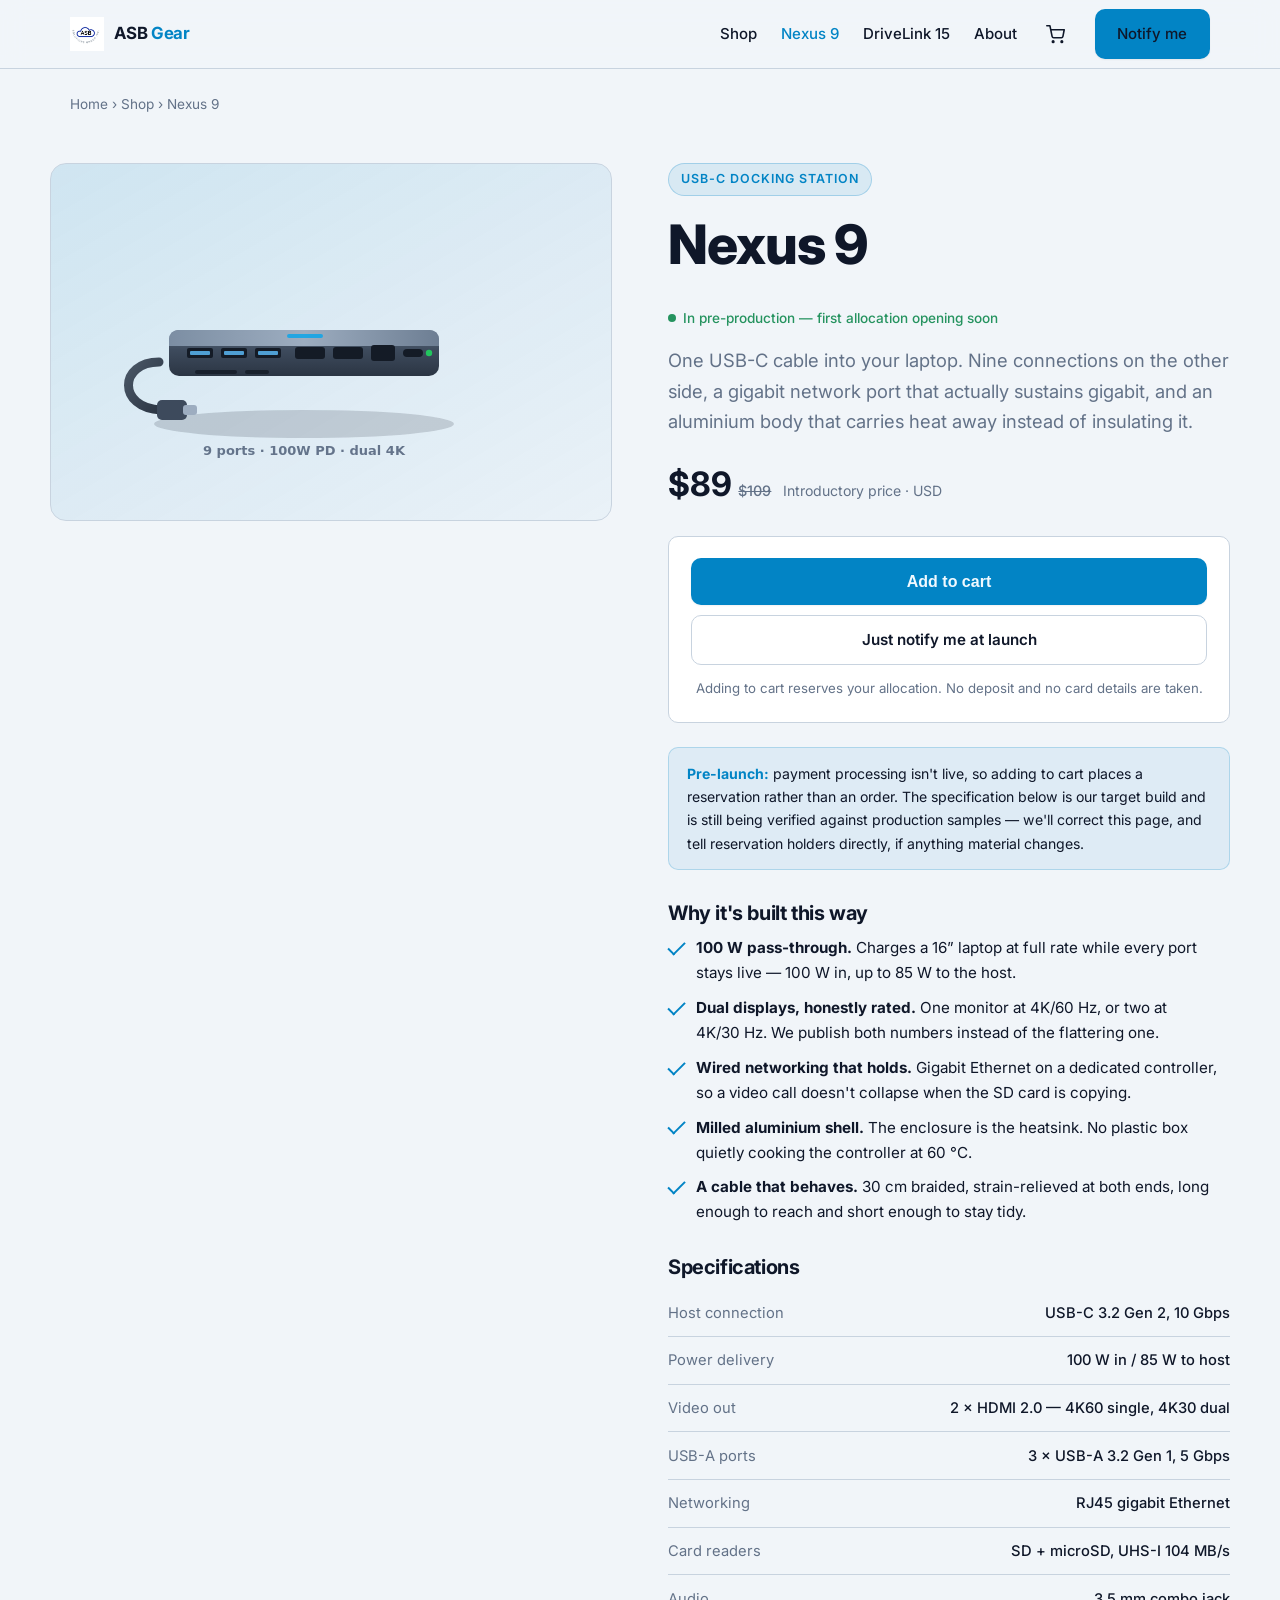
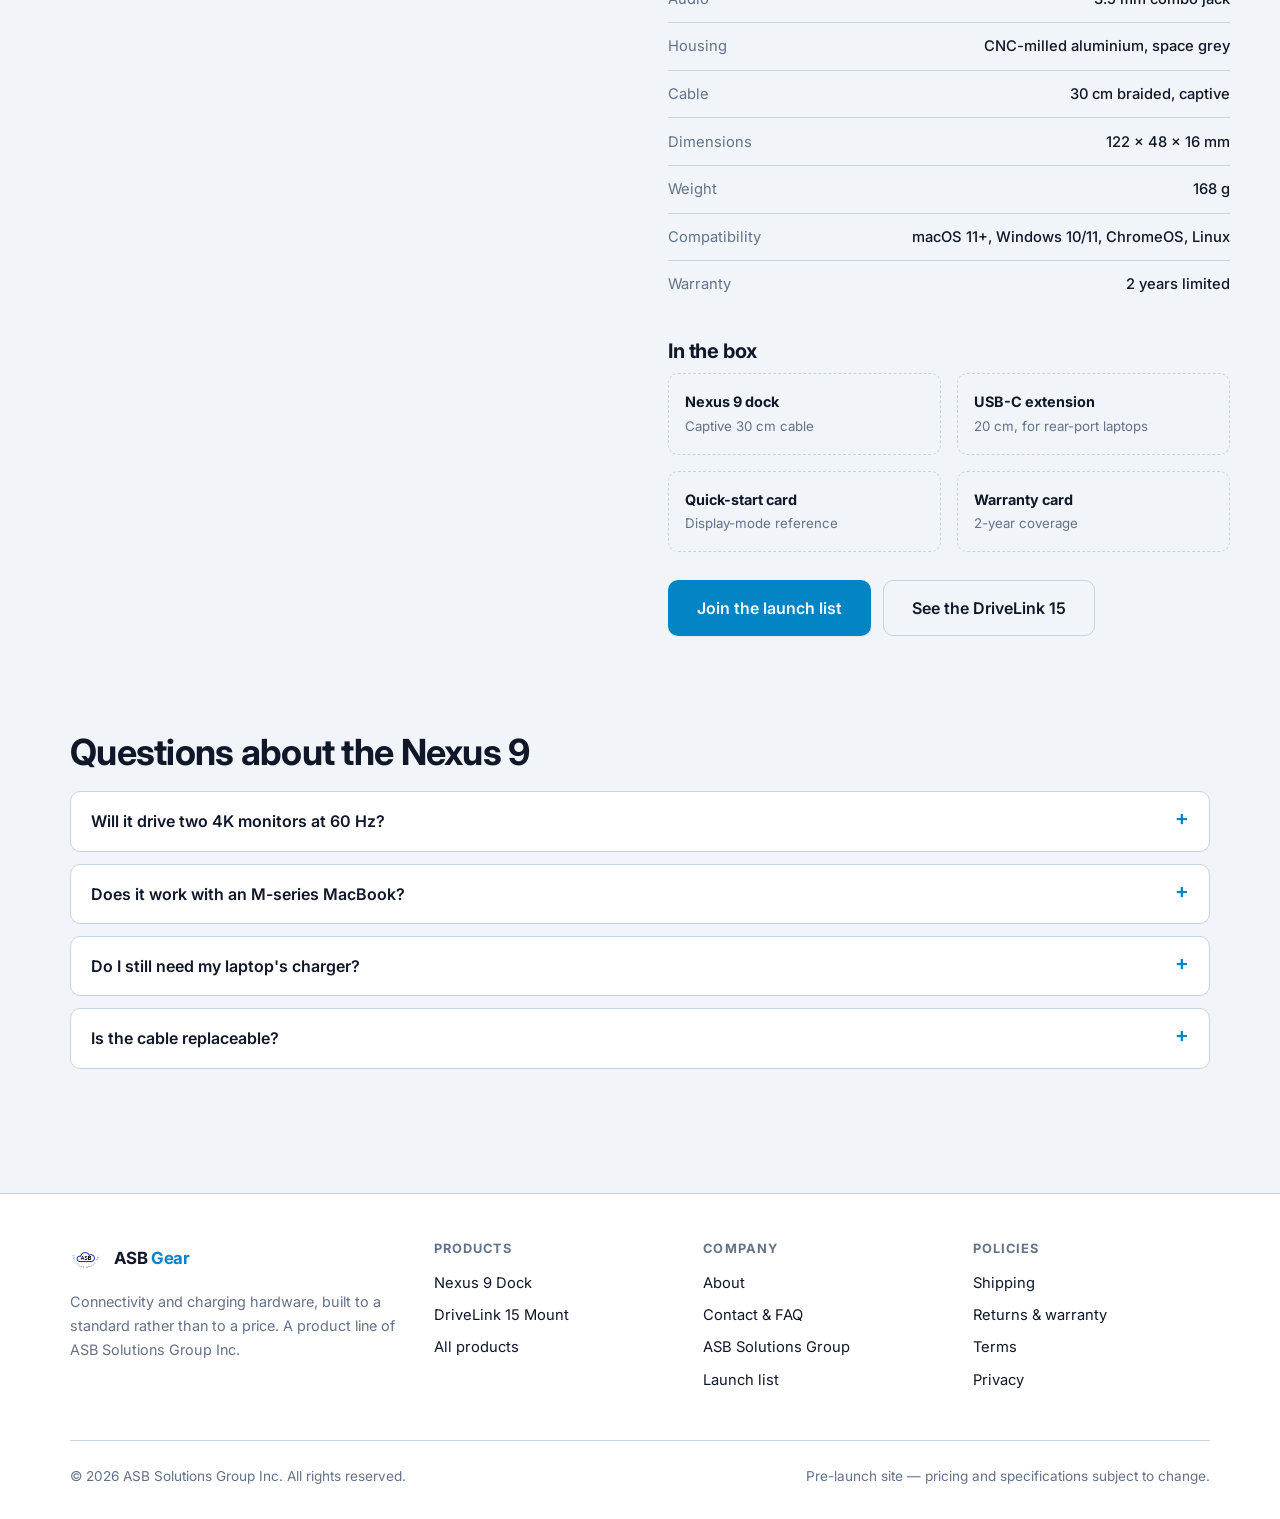
<file: products/nexus-9-usb-c-dock.html>
<!doctype html>
<html lang="en">
<head>
  <meta charset="utf-8" />
  <meta name="viewport" content="width=device-width, initial-scale=1" />
  <title>Nexus 9 USB-C Docking Station | ASB Gear</title>
  <meta name="description" content="The ASB Gear Nexus 9 is a 9-in-1 USB-C docking station with 100W power delivery pass-through, dual 4K HDMI, gigabit Ethernet, three USB-A 3.2 ports and UHS-I card readers in a milled aluminium shell." />
  <link rel="icon" href="../assets/img/favicon.png" type="image/png" />

  <meta property="og:title" content="Nexus 9 USB-C Docking Station | ASB Gear" />
  <meta property="og:description" content="Nine connections, one cable. 100W pass-through, dual 4K HDMI, gigabit Ethernet." />
  <meta property="og:type" content="product" />

  <script type="application/ld+json">
  {
    "@context": "https://schema.org",
    "@type": "Product",
    "name": "Nexus 9 USB-C Docking Station",
    "sku": "ASB-NX9-001",
    "brand": { "@type": "Brand", "name": "ASB Gear" },
    "description": "9-in-1 USB-C docking station with 100W power delivery pass-through, dual 4K HDMI, gigabit Ethernet, three USB-A 3.2 ports, SD and microSD UHS-I readers and 3.5 mm audio.",
    "offers": {
      "@type": "Offer",
      "price": "89.00",
      "priceCurrency": "USD",
      "availability": "https://schema.org/PreOrder",
      "seller": { "@type": "Organization", "name": "ASB Solutions Group Inc." }
    }
  }
  </script>

  <link rel="stylesheet" href="../assets/css/site.css" />
</head>
<body>
  <a class="skip-link" href="#main">Skip to content</a>

  <header class="site-header">
    <div class="wrap">
      <a class="brand" href="../index.html">
        <img src="../assets/img/logo.png" alt="" />
        <span class="brand-name">ASB <span>Gear</span></span>
      </a>
      <button class="nav-toggle" aria-expanded="false" aria-controls="nav" aria-label="Toggle navigation">
        <svg width="20" height="20" viewBox="0 0 24 24" fill="none" stroke="currentColor" stroke-width="2" stroke-linecap="round"><path d="M3 6h18M3 12h18M3 18h18"/></svg>
      </button>
      <nav class="nav" id="nav">
        <a href="../shop.html">Shop</a>
        <a href="nexus-9-usb-c-dock.html">Nexus 9</a>
        <a href="drivelink-15-car-mount.html">DriveLink 15</a>
        <a href="../about.html">About</a>
        <a class="btn btn-primary" href="#" data-interest="Nexus 9 USB-C Docking Station">Notify me</a>
      </nav>
    </div>
  </header>

  <main id="main">
    <div class="wrap">
      <p class="crumbs"><a href="../index.html">Home</a> &rsaquo; <a href="../shop.html">Shop</a> &rsaquo; Nexus 9</p>
    </div>

    <div class="wrap pdp">

      <!-- ---------------- media ---------------- -->
      <div class="pdp-media">
        <img src="../assets/img/nexus-9-dock.svg" alt="The Nexus 9 USB-C docking station, showing its nine ports along the front face" width="400" height="260" />
      </div>

      <!-- ---------------- buy column ---------------- -->
      <div>
        <span class="eyebrow">USB-C Docking Station</span>
        <h1>Nexus 9</h1>
        <p class="stock">In pre-production — first allocation opening soon</p>

        <p class="lead">
          One USB-C cable into your laptop. Nine connections on the other side, a gigabit
          network port that actually sustains gigabit, and an aluminium body that carries
          heat away instead of insulating it.
        </p>

        <div class="pdp-price">
          <span class="price">$89<small>$109</small></span>
          <span style="font-size:.88rem;color:hsl(var(--muted))">Introductory price · USD</span>
        </div>

        <div class="buy-box">
          <button class="btn btn-primary btn-lg" type="button" data-add-sku="ASB-NX9-001">Add to cart</button>
          <a class="btn btn-ghost" href="#" data-interest="Nexus 9 USB-C Docking Station" style="width:100%;margin-top:.6rem">Just notify me at launch</a>
          <p class="note">Adding to cart reserves your allocation. No deposit and no card details are taken.</p>
        </div>

        <div class="notice">
          <strong>Pre-launch:</strong> payment processing isn't live, so adding to cart places a
          reservation rather than an order. The specification below is our target build and is still
          being verified against production samples — we'll correct this page, and tell reservation
          holders directly, if anything material changes.
        </div>

        <h2 style="font-size:1.25rem;margin-top:2rem">Why it's built this way</h2>
        <ul class="check-list">
          <li><strong>100&nbsp;W pass-through.</strong> Charges a 16&#8221; laptop at full rate while every port stays live — 100&nbsp;W in, up to 85&nbsp;W to the host.</li>
          <li><strong>Dual displays, honestly rated.</strong> One monitor at 4K/60&nbsp;Hz, or two at 4K/30&nbsp;Hz. We publish both numbers instead of the flattering one.</li>
          <li><strong>Wired networking that holds.</strong> Gigabit Ethernet on a dedicated controller, so a video call doesn't collapse when the SD card is copying.</li>
          <li><strong>Milled aluminium shell.</strong> The enclosure is the heatsink. No plastic box quietly cooking the controller at 60&nbsp;°C.</li>
          <li><strong>A cable that behaves.</strong> 30&nbsp;cm braided, strain-relieved at both ends, long enough to reach and short enough to stay tidy.</li>
        </ul>

        <h2 style="font-size:1.25rem;margin-top:2rem">Specifications</h2>
        <ul class="spec-list">
          <li><span class="k">Host connection</span><span class="v">USB-C 3.2 Gen 2, 10 Gbps</span></li>
          <li><span class="k">Power delivery</span><span class="v">100 W in / 85 W to host</span></li>
          <li><span class="k">Video out</span><span class="v">2 × HDMI 2.0 — 4K60 single, 4K30 dual</span></li>
          <li><span class="k">USB-A ports</span><span class="v">3 × USB-A 3.2 Gen 1, 5 Gbps</span></li>
          <li><span class="k">Networking</span><span class="v">RJ45 gigabit Ethernet</span></li>
          <li><span class="k">Card readers</span><span class="v">SD + microSD, UHS-I 104 MB/s</span></li>
          <li><span class="k">Audio</span><span class="v">3.5 mm combo jack</span></li>
          <li><span class="k">Housing</span><span class="v">CNC-milled aluminium, space grey</span></li>
          <li><span class="k">Cable</span><span class="v">30 cm braided, captive</span></li>
          <li><span class="k">Dimensions</span><span class="v">122 × 48 × 16 mm</span></li>
          <li><span class="k">Weight</span><span class="v">168 g</span></li>
          <li><span class="k">Compatibility</span><span class="v">macOS 11+, Windows 10/11, ChromeOS, Linux</span></li>
          <li><span class="k">Warranty</span><span class="v">2 years limited</span></li>
        </ul>

        <h2 style="font-size:1.25rem;margin-top:2rem">In the box</h2>
        <div class="box-grid">
          <div class="box-item"><strong>Nexus 9 dock</strong><span>Captive 30 cm cable</span></div>
          <div class="box-item"><strong>USB-C extension</strong><span>20 cm, for rear-port laptops</span></div>
          <div class="box-item"><strong>Quick-start card</strong><span>Display-mode reference</span></div>
          <div class="box-item"><strong>Warranty card</strong><span>2-year coverage</span></div>
        </div>

        <div class="hero-actions">
          <a class="btn btn-primary btn-lg" href="#" data-interest="Nexus 9 USB-C Docking Station">Join the launch list</a>
          <a class="btn btn-ghost btn-lg" href="drivelink-15-car-mount.html">See the DriveLink 15</a>
        </div>
      </div>

    </div>

    <section class="section">
      <div class="wrap faq">
        <h2>Questions about the Nexus 9</h2>
        <details>
          <summary>Will it drive two 4K monitors at 60 Hz?</summary>
          <p>No — and no single-cable USB-C dock in this class honestly can without DisplayLink
            compression. Two 4K displays run at 30&nbsp;Hz; a single 4K display runs at 60&nbsp;Hz.
            Two 1440p displays also run at 60&nbsp;Hz.</p>
        </details>
        <details>
          <summary>Does it work with an M-series MacBook?</summary>
          <p>Yes. Note that Apple silicon MacBook Air and base-model Pro machines support one
            external display natively, which is a laptop limitation rather than a dock one. Both
            HDMI ports are usable on M1/M2/M3 Pro and Max machines.</p>
        </details>
        <details>
          <summary>Do I still need my laptop's charger?</summary>
          <p>You need a USB-C power adapter plugged into the dock's PD input — the dock passes that
            power to the laptop. Your existing 96–100&nbsp;W charger works; the dock does not ship
            with one, which keeps the price where it is.</p>
        </details>
        <details>
          <summary>Is the cable replaceable?</summary>
          <p>The cable is captive by design — detachable cables are the most common failure point in
            docks. If it fails inside the warranty period, the unit is replaced.</p>
        </details>
      </div>
    </section>
  </main>

  <footer class="site-footer">
    <div class="wrap">
      <div class="footer-grid">
        <div class="footer-about">
          <a class="brand" href="../index.html" style="margin-bottom:.9rem">
            <img src="../assets/img/logo.png" alt="" />
            <span class="brand-name">ASB <span>Gear</span></span>
          </a>
          <p>Connectivity and charging hardware, built to a standard rather than to a price. A
            product line of ASB Solutions Group Inc.</p>
        </div>
        <div>
          <h4>Products</h4>
          <ul>
            <li><a href="nexus-9-usb-c-dock.html">Nexus 9 Dock</a></li>
            <li><a href="drivelink-15-car-mount.html">DriveLink 15 Mount</a></li>
            <li><a href="../shop.html">All products</a></li>
          </ul>
        </div>
        <div>
          <h4>Company</h4>
          <ul>
            <li><a href="../about.html">About</a></li>
            <li><a href="../contact.html">Contact &amp; FAQ</a></li>
            <li><a href="https://www.asbsolutionsgroup.com">ASB Solutions Group</a></li>
            <li><a href="../index.html#interest">Launch list</a></li>
          </ul>
        </div>
        <div>
          <h4>Policies</h4>
          <ul>
            <li><a href="../shipping.html">Shipping</a></li>
            <li><a href="../returns.html">Returns &amp; warranty</a></li>
            <li><a href="../terms.html">Terms</a></li>
            <li><a href="../privacy.html">Privacy</a></li>
          </ul>
        </div>
      </div>
      <div class="footer-bar">
        <span>&copy; <span data-year>2026</span> ASB Solutions Group Inc. All rights reserved.</span>
        <span>Pre-launch site — pricing and specifications subject to change.</span>
      </div>
    </div>
  </footer>

  <script src="../assets/js/site.js"></script>
  <script src="../assets/js/cart.js"></script>
</body>
</html>
</file>
<file: assets/css/site.css>
/* ==========================================================================
   ASB Gear — storefront stylesheet
   Palette inherited from asbsolutionsgroup.com for brand consistency.
   ========================================================================== */

@import url("https://fonts.googleapis.com/css2?family=Inter:wght@400;500;600;700;800&display=swap");

:root {
  --background: 209 40% 96%;
  --foreground: 222 47% 11%;
  --card: 0 0% 100%;
  --primary: 200 98% 39%;
  --primary-foreground: 204 100% 97%;
  --secondary: 215 24% 26%;
  --muted: 215 16% 46%;
  --border: 212 26% 83%;
  --ring: 200 98% 39%;
  --success: 152 60% 36%;

  --radius: 0.625rem;
  --shadow-sm: 0 1px 2px hsl(222 47% 11% / 0.06);
  --shadow-md: 0 4px 16px hsl(222 47% 11% / 0.08);
  --shadow-lg: 0 18px 48px hsl(222 47% 11% / 0.12);

  --maxw: 1180px;
}

@media (prefers-color-scheme: dark) {
  :root {
    --background: 222 47% 11%;
    --foreground: 210 40% 98%;
    --card: 217 33% 15%;
    --primary: 198 93% 59%;
    --primary-foreground: 204 80% 15%;
    --secondary: 212 26% 83%;
    --muted: 215 20% 65%;
    --border: 215 19% 26%;
    --ring: 198 93% 59%;
    --success: 152 55% 52%;
    --shadow-sm: 0 1px 2px hsl(0 0% 0% / 0.3);
    --shadow-md: 0 4px 16px hsl(0 0% 0% / 0.35);
    --shadow-lg: 0 18px 48px hsl(0 0% 0% / 0.45);
  }
}

*,
*::before,
*::after { box-sizing: border-box; }

html { scroll-behavior: smooth; }

body {
  margin: 0;
  font-family: Inter, ui-sans-serif, system-ui, -apple-system, "Segoe UI", Roboto, sans-serif;
  background: hsl(var(--background));
  color: hsl(var(--foreground));
  line-height: 1.65;
  -webkit-font-smoothing: antialiased;
}

h1, h2, h3, h4 { line-height: 1.15; letter-spacing: -0.02em; margin: 0 0 0.5em; }
h1 { font-size: clamp(2.1rem, 5vw, 3.4rem); font-weight: 800; }
h2 { font-size: clamp(1.6rem, 3.2vw, 2.25rem); font-weight: 700; }
h3 { font-size: 1.175rem; font-weight: 600; }
p  { margin: 0 0 1rem; }

a { color: hsl(var(--primary)); text-decoration: none; }
a:hover { text-decoration: underline; }

img, svg { max-width: 100%; height: auto; display: block; }

:focus-visible {
  outline: 2px solid hsl(var(--ring));
  outline-offset: 3px;
  border-radius: 4px;
}

.wrap { max-width: var(--maxw); margin-inline: auto; padding-inline: 1.25rem; }

.skip-link {
  position: absolute; left: -9999px; top: 0; z-index: 100;
  background: hsl(var(--primary)); color: hsl(var(--primary-foreground));
  padding: 0.6rem 1rem; border-radius: 0 0 var(--radius) 0;
}
.skip-link:focus { left: 0; }

/* ---------- header ---------- */
.site-header {
  position: sticky; top: 0; z-index: 40;
  background: hsl(var(--background) / 0.85);
  backdrop-filter: blur(12px);
  border-bottom: 1px solid hsl(var(--border));
}
.site-header .wrap {
  display: flex; align-items: center; gap: 1.5rem;
  min-height: 68px;
}
.brand { display: flex; align-items: center; gap: 0.65rem; color: inherit; font-weight: 700; }
.brand:hover { text-decoration: none; }
.brand img { height: 34px; width: auto; }
.brand-name { font-size: 1.05rem; letter-spacing: -0.02em; }
.brand-name span { color: hsl(var(--primary)); }

.nav { margin-left: auto; display: flex; align-items: center; gap: 1.5rem; }
.nav a { color: hsl(var(--foreground)); font-size: 0.94rem; font-weight: 500; }
.nav a:hover { color: hsl(var(--primary)); text-decoration: none; }

.nav-toggle {
  display: none; margin-left: auto;
  background: none; border: 1px solid hsl(var(--border));
  border-radius: var(--radius); padding: 0.4rem 0.55rem;
  color: inherit; cursor: pointer;
}

@media (max-width: 760px) {
  .nav-toggle { display: block; }
  .nav {
    display: none; position: absolute; top: 68px; left: 0; right: 0;
    flex-direction: column; align-items: stretch; gap: 0;
    background: hsl(var(--background));
    border-bottom: 1px solid hsl(var(--border));
    padding: 0.5rem 1.25rem 1rem;
  }
  .nav.open { display: flex; }
  .nav a { padding: 0.7rem 0; border-bottom: 1px solid hsl(var(--border)); }
  .nav .btn { margin-top: 0.75rem; text-align: center; border-bottom: 0; }
}

/* ---------- buttons ---------- */
.btn {
  display: inline-flex; align-items: center; justify-content: center; gap: 0.5rem;
  font-weight: 600; font-size: 0.95rem;
  padding: 0.7rem 1.35rem;
  border-radius: var(--radius);
  border: 1px solid transparent;
  cursor: pointer;
  transition: transform 0.15s ease, box-shadow 0.15s ease, background 0.15s ease;
}
.btn:hover { text-decoration: none; transform: translateY(-1px); }
.btn-primary {
  background: hsl(var(--primary)); color: hsl(var(--primary-foreground));
  box-shadow: var(--shadow-sm);
}
.btn-primary:hover { box-shadow: var(--shadow-md); }
.btn-ghost {
  background: transparent; color: hsl(var(--foreground));
  border-color: hsl(var(--border));
}
.btn-ghost:hover { border-color: hsl(var(--primary)); color: hsl(var(--primary)); }
.btn-lg { padding: 0.85rem 1.75rem; font-size: 1rem; }

/* ---------- hero ---------- */
.hero {
  padding: clamp(3rem, 8vw, 5.5rem) 0 clamp(2.5rem, 6vw, 4rem);
  background:
    radial-gradient(900px 420px at 82% -10%, hsl(var(--primary) / 0.16), transparent 65%),
    radial-gradient(700px 380px at 5% 5%, hsl(var(--primary) / 0.08), transparent 60%);
}
.hero-grid {
  display: grid; grid-template-columns: 1.05fr 0.95fr;
  gap: clamp(2rem, 5vw, 4rem); align-items: center;
}
@media (max-width: 880px) { .hero-grid { grid-template-columns: 1fr; } }

.eyebrow {
  display: inline-flex; align-items: center; gap: 0.5rem;
  font-size: 0.78rem; font-weight: 600; letter-spacing: 0.08em; text-transform: uppercase;
  color: hsl(var(--primary));
  background: hsl(var(--primary) / 0.1);
  border: 1px solid hsl(var(--primary) / 0.25);
  padding: 0.3rem 0.75rem; border-radius: 999px;
  margin-bottom: 1.1rem;
}
.lead { font-size: clamp(1.02rem, 1.6vw, 1.15rem); color: hsl(var(--muted)); max-width: 54ch; }
.hero-actions { display: flex; flex-wrap: wrap; gap: 0.75rem; margin-top: 1.75rem; }

.hero-stats {
  display: flex; flex-wrap: wrap; gap: 2rem;
  margin-top: 2.5rem; padding-top: 1.75rem;
  border-top: 1px solid hsl(var(--border));
}
.hero-stats div strong { display: block; font-size: 1.35rem; font-weight: 700; }
.hero-stats div span { font-size: 0.85rem; color: hsl(var(--muted)); }

/* ---------- sections ---------- */
.section { padding: clamp(3rem, 7vw, 5rem) 0; }
.section-head { max-width: 60ch; margin-bottom: 2.5rem; }
.section-head .lead { margin-bottom: 0; }
.section-alt { background: hsl(var(--card)); border-block: 1px solid hsl(var(--border)); }

/* ---------- product cards ---------- */
.product-grid {
  display: grid; grid-template-columns: repeat(auto-fit, minmax(320px, 1fr));
  gap: 1.75rem;
}
.card {
  background: hsl(var(--card));
  border: 1px solid hsl(var(--border));
  border-radius: calc(var(--radius) * 1.6);
  box-shadow: var(--shadow-sm);
  overflow: hidden;
  display: flex; flex-direction: column;
  transition: transform 0.2s ease, box-shadow 0.2s ease, border-color 0.2s ease;
}
.card:hover { transform: translateY(-4px); box-shadow: var(--shadow-lg); border-color: hsl(var(--primary) / 0.4); }

.card-media {
  background: linear-gradient(150deg, hsl(var(--primary) / 0.13), hsl(var(--primary) / 0.03));
  padding: 2rem; display: grid; place-items: center;
  border-bottom: 1px solid hsl(var(--border));
}
.card-media svg { width: 100%; max-width: 300px; }
.card-body { padding: 1.5rem; display: flex; flex-direction: column; flex: 1; }
.card-body h3 { margin-bottom: 0.35rem; font-size: 1.3rem; }
.card-body .sku { font-size: 0.78rem; color: hsl(var(--muted)); letter-spacing: 0.06em; text-transform: uppercase; margin-bottom: 0.75rem; }
.card-body p { color: hsl(var(--muted)); font-size: 0.95rem; }
.card-foot { margin-top: auto; padding-top: 1.25rem; display: flex; align-items: center; justify-content: space-between; gap: 1rem; }

.price { font-size: 1.5rem; font-weight: 700; }
.price small { font-size: 0.9rem; font-weight: 500; color: hsl(var(--muted)); text-decoration: line-through; margin-left: 0.4rem; }

.tag-row { display: flex; flex-wrap: wrap; gap: 0.4rem; margin-bottom: 1rem; }
.tag {
  font-size: 0.75rem; font-weight: 500;
  background: hsl(var(--primary) / 0.1); color: hsl(var(--primary));
  border: 1px solid hsl(var(--primary) / 0.2);
  padding: 0.2rem 0.6rem; border-radius: 999px;
}

/* ---------- catalog: status pill on media ---------- */
.card-media { position: relative; }
.card-media svg { color: hsl(var(--primary)); }
.pill {
  position: absolute; top: 0.75rem; right: 0.75rem;
  font-size: 0.68rem; font-weight: 700; letter-spacing: 0.04em; text-transform: uppercase;
  padding: 0.28rem 0.6rem; border-radius: 999px;
}
.pill-live { background: hsl(var(--success) / 0.16); color: hsl(var(--success)); border: 1px solid hsl(var(--success) / 0.35); }
.pill-soon { background: hsl(var(--muted) / 0.14); color: hsl(var(--muted)); border: 1px solid hsl(var(--muted) / 0.3); }

.card-title-link { color: inherit; }
.card-title-link:hover { text-decoration: none; color: hsl(var(--primary)); }
.card[data-status="coming-soon"] .card-media { background: linear-gradient(150deg, hsl(var(--muted) / 0.1), hsl(var(--muted) / 0.03)); }

/* ---------- catalog: filter chips ---------- */
.filter-bar { display: flex; flex-wrap: wrap; gap: 0.55rem; margin-bottom: 2rem; }
.chip {
  display: inline-flex; align-items: center; gap: 0.45rem;
  font: inherit; font-size: 0.88rem; font-weight: 500;
  padding: 0.45rem 0.9rem; border-radius: 999px; cursor: pointer;
  background: hsl(var(--card)); color: hsl(var(--foreground));
  border: 1px solid hsl(var(--border));
  transition: border-color 0.15s ease, background 0.15s ease, color 0.15s ease;
}
.chip:hover { border-color: hsl(var(--primary) / 0.5); }
.chip.active { background: hsl(var(--primary)); color: hsl(var(--primary-foreground)); border-color: transparent; }
.chip-n {
  font-size: 0.72rem; font-weight: 700; padding: 0.05rem 0.4rem; border-radius: 999px;
  background: hsl(var(--foreground) / 0.08); color: inherit;
}
.chip.active .chip-n { background: hsl(0 0% 100% / 0.22); }

/* ---------- feature list ---------- */
.feature-grid {
  display: grid; grid-template-columns: repeat(auto-fit, minmax(240px, 1fr)); gap: 1.5rem;
}
.feature { padding: 1.4rem; border: 1px solid hsl(var(--border)); border-radius: var(--radius); background: hsl(var(--card)); }
.feature .ico {
  width: 40px; height: 40px; border-radius: 10px; margin-bottom: 0.9rem;
  display: grid; place-items: center;
  background: hsl(var(--primary) / 0.12); color: hsl(var(--primary));
}
.feature h3 { font-size: 1.02rem; }
.feature p { font-size: 0.9rem; color: hsl(var(--muted)); margin: 0; }

/* ---------- product detail ---------- */
.crumbs { font-size: 0.85rem; color: hsl(var(--muted)); padding-top: 1.5rem; }
.crumbs a { color: hsl(var(--muted)); }
.crumbs a:hover { color: hsl(var(--primary)); }

.pdp { display: grid; grid-template-columns: 1fr 1fr; gap: clamp(2rem, 5vw, 3.5rem); padding: 2rem 0 1rem; align-items: start; }
@media (max-width: 880px) { .pdp { grid-template-columns: 1fr; } }

.pdp-media {
  background: linear-gradient(150deg, hsl(var(--primary) / 0.14), hsl(var(--primary) / 0.03));
  border: 1px solid hsl(var(--border));
  border-radius: calc(var(--radius) * 1.6);
  padding: clamp(1.5rem, 4vw, 3rem);
  position: sticky; top: 90px;
}
@media (max-width: 880px) { .pdp-media { position: static; } }

.stock {
  display: inline-flex; align-items: center; gap: 0.45rem;
  font-size: 0.85rem; font-weight: 500; color: hsl(var(--success));
  margin-bottom: 1rem;
}
.stock::before { content: ""; width: 8px; height: 8px; border-radius: 50%; background: hsl(var(--success)); }

.pdp-price { display: flex; align-items: baseline; gap: 0.75rem; margin: 1.25rem 0; }
.pdp-price .price { font-size: 2.1rem; }

.buy-box {
  border: 1px solid hsl(var(--border)); border-radius: var(--radius);
  background: hsl(var(--card)); padding: 1.35rem; margin: 1.5rem 0;
}
.buy-box .btn { width: 100%; }
.buy-box .note { font-size: 0.83rem; color: hsl(var(--muted)); margin: 0.85rem 0 0; text-align: center; }

.spec-list { list-style: none; margin: 0; padding: 0; }
.spec-list li {
  display: flex; justify-content: space-between; gap: 1.5rem;
  padding: 0.7rem 0; border-bottom: 1px solid hsl(var(--border));
  font-size: 0.92rem;
}
.spec-list li:last-child { border-bottom: 0; }
.spec-list dt, .spec-list .k { color: hsl(var(--muted)); flex: 0 0 auto; }
.spec-list .v { text-align: right; font-weight: 500; }

.check-list { list-style: none; margin: 0 0 1.5rem; padding: 0; }
.check-list li { position: relative; padding-left: 1.75rem; margin-bottom: 0.6rem; font-size: 0.95rem; }
.check-list li::before {
  content: ""; position: absolute; left: 0; top: 0.45em;
  width: 1.05rem; height: 0.55rem;
  border-left: 2px solid hsl(var(--primary)); border-bottom: 2px solid hsl(var(--primary));
  transform: rotate(-45deg);
}

/* ---------- box contents ---------- */
.box-grid { display: grid; grid-template-columns: repeat(auto-fit, minmax(180px, 1fr)); gap: 1rem; }
.box-item { border: 1px dashed hsl(var(--border)); border-radius: var(--radius); padding: 1rem; font-size: 0.9rem; }
.box-item strong { display: block; }
.box-item span { color: hsl(var(--muted)); font-size: 0.83rem; }

/* ---------- interest / CTA ---------- */
.cta-panel {
  background: linear-gradient(135deg, hsl(var(--primary) / 0.14), hsl(var(--primary) / 0.04));
  border: 1px solid hsl(var(--primary) / 0.25);
  border-radius: calc(var(--radius) * 1.6);
  padding: clamp(2rem, 5vw, 3rem);
  text-align: center;
}
.cta-panel .lead { margin-inline: auto; }
.cta-panel .hero-actions { justify-content: center; }

/* ---------- FAQ ---------- */
.faq details {
  border: 1px solid hsl(var(--border)); border-radius: var(--radius);
  background: hsl(var(--card)); padding: 1rem 1.25rem; margin-bottom: 0.75rem;
}
.faq summary { font-weight: 600; cursor: pointer; list-style: none; display: flex; justify-content: space-between; gap: 1rem; }
.faq summary::-webkit-details-marker { display: none; }
.faq summary::after { content: "+"; color: hsl(var(--primary)); font-size: 1.3rem; line-height: 1; }
.faq details[open] summary::after { content: "\2013"; }
.faq details p { margin: 0.85rem 0 0; color: hsl(var(--muted)); font-size: 0.94rem; }

/* ---------- footer ---------- */
.site-footer {
  border-top: 1px solid hsl(var(--border));
  background: hsl(var(--card));
  padding: 3rem 0 2rem;
  margin-top: 2rem;
}
.footer-grid { display: grid; grid-template-columns: 1.4fr repeat(3, 1fr); gap: 2rem; }
@media (max-width: 780px) { .footer-grid { grid-template-columns: 1fr 1fr; } }
.footer-grid h4 { font-size: 0.8rem; text-transform: uppercase; letter-spacing: 0.08em; color: hsl(var(--muted)); margin-bottom: 0.9rem; }
.footer-grid ul { list-style: none; margin: 0; padding: 0; }
.footer-grid li { margin-bottom: 0.5rem; font-size: 0.92rem; }
.footer-grid a { color: hsl(var(--foreground)); }
.footer-grid a:hover { color: hsl(var(--primary)); }
.footer-about p { font-size: 0.9rem; color: hsl(var(--muted)); max-width: 38ch; }
.footer-bar {
  margin-top: 2.5rem; padding-top: 1.5rem; border-top: 1px solid hsl(var(--border));
  display: flex; flex-wrap: wrap; gap: 1rem; justify-content: space-between;
  font-size: 0.85rem; color: hsl(var(--muted));
}

/* ---------- misc ---------- */
.notice {
  background: hsl(var(--primary) / 0.08);
  border: 1px solid hsl(var(--primary) / 0.22);
  border-radius: var(--radius);
  padding: 0.9rem 1.1rem;
  font-size: 0.88rem;
  color: hsl(var(--foreground));
}
.notice strong { color: hsl(var(--primary)); }

/* ---------- cart link in nav ---------- */
.cart-link {
  position: relative; display: inline-flex; align-items: center;
  color: hsl(var(--foreground)); padding: 0.35rem;
}
.cart-link:hover { color: hsl(var(--primary)); }
.cart-badge {
  position: absolute; top: -4px; right: -7px;
  min-width: 17px; height: 17px; padding: 0 4px;
  border-radius: 999px;
  background: hsl(var(--primary)); color: hsl(var(--primary-foreground));
  font-size: 0.68rem; font-weight: 700; line-height: 17px; text-align: center;
}
@media (max-width: 760px) {
  .cart-link { padding: 0.7rem 0; border-bottom: 1px solid hsl(var(--border)); }
  .cart-badge { position: static; display: inline-block; margin-left: 0.5rem; }
}

/* ---------- cart page ---------- */
.cart-layout { display: grid; grid-template-columns: 1.65fr 1fr; gap: 2.5rem; align-items: start; }
@media (max-width: 900px) { .cart-layout { grid-template-columns: 1fr; } }

.line {
  display: grid;
  grid-template-columns: 96px 1fr auto auto auto;
  gap: 1.1rem; align-items: center;
  padding: 1.1rem 0; border-bottom: 1px solid hsl(var(--border));
}
.line-img {
  border-radius: var(--radius); background: hsl(var(--primary) / 0.08);
  padding: 0.4rem; border: 1px solid hsl(var(--border));
}
.line-main { display: flex; flex-direction: column; gap: 0.15rem; min-width: 0; }
.line-main a { color: hsl(var(--foreground)); font-size: 1.02rem; }
.line-main a:hover { color: hsl(var(--primary)); text-decoration: none; }
.line-sku { font-size: 0.75rem; letter-spacing: 0.05em; color: hsl(var(--muted)); text-transform: uppercase; }
.line-unit { font-size: 0.85rem; color: hsl(var(--muted)); }
.line-total { font-weight: 600; min-width: 5rem; text-align: right; }
.line-remove {
  background: none; border: 0; cursor: pointer; padding: 0.3rem;
  color: hsl(var(--muted)); font-size: 0.83rem; text-decoration: underline;
}
.line-remove:hover { color: hsl(var(--foreground)); }

.qty { display: inline-flex; align-items: center; border: 1px solid hsl(var(--border)); border-radius: var(--radius); overflow: hidden; }
.qty button {
  width: 32px; height: 34px; border: 0; cursor: pointer; font-size: 1.05rem;
  background: hsl(var(--background)); color: hsl(var(--foreground));
}
.qty button:hover { background: hsl(var(--primary) / 0.12); color: hsl(var(--primary)); }
.qty span { min-width: 34px; text-align: center; font-weight: 600; font-size: 0.95rem; }

@media (max-width: 620px) {
  .line { grid-template-columns: 72px 1fr auto; grid-template-areas: "img main total" "img qty remove"; row-gap: 0.6rem; }
  .line-img { grid-area: img; width: 72px; }
  .line-main { grid-area: main; }
  .line-total { grid-area: total; }
  .qty { grid-area: qty; }
  .line-remove { grid-area: remove; justify-self: end; }
}

.summary {
  border: 1px solid hsl(var(--border)); border-radius: calc(var(--radius) * 1.4);
  background: hsl(var(--card)); padding: 1.5rem; position: sticky; top: 90px;
}
@media (max-width: 900px) { .summary { position: static; } }
.summary h2 { font-size: 1.15rem; }
.summary .spec-list li.sum { border-top: 1px solid hsl(var(--border)); border-bottom: 0; margin-top: 0.35rem; padding-top: 0.85rem; font-size: 1rem; }
.summary .btn { width: 100%; margin-top: 1.25rem; }

.empty-state { text-align: center; padding: 4rem 1rem; }
.empty-state svg { margin: 0 auto 1.25rem; color: hsl(var(--muted)); }

/* ---------- checkout form ---------- */
.field { margin-bottom: 1.1rem; }
.field label { display: block; font-size: 0.88rem; font-weight: 500; margin-bottom: 0.35rem; }
.field .req { color: hsl(var(--primary)); }
.field input, .field textarea, .field select {
  width: 100%; padding: 0.65rem 0.8rem;
  font: inherit; font-size: 0.95rem;
  color: hsl(var(--foreground));
  background: hsl(var(--background));
  border: 1px solid hsl(var(--border)); border-radius: var(--radius);
}
.field input:focus, .field textarea:focus, .field select:focus {
  outline: 2px solid hsl(var(--ring)); outline-offset: 1px; border-color: transparent;
}
.field-row { display: grid; grid-template-columns: 1fr 1fr; gap: 1rem; }
.field-row-3 { display: grid; grid-template-columns: 2fr 1fr 1fr; gap: 1rem; }
@media (max-width: 560px) { .field-row, .field-row-3 { grid-template-columns: 1fr; } }

.step-head { display: flex; align-items: center; gap: 0.7rem; margin: 2rem 0 1.1rem; }
.step-head:first-child { margin-top: 0; }
.step-num {
  width: 27px; height: 27px; flex: 0 0 27px; border-radius: 50%;
  display: grid; place-items: center; font-size: 0.83rem; font-weight: 700;
  background: hsl(var(--primary)); color: hsl(var(--primary-foreground));
}
.step-head h2 { margin: 0; font-size: 1.15rem; }
.step-disabled .step-num { background: hsl(var(--muted) / 0.35); color: hsl(var(--muted)); }

.payment-placeholder {
  border: 1px dashed hsl(var(--border)); border-radius: var(--radius);
  padding: 1.5rem; text-align: center; color: hsl(var(--muted));
  background: hsl(var(--background));
}
.payment-placeholder strong { color: hsl(var(--foreground)); display: block; margin-bottom: 0.35rem; }
.payment-placeholder p { font-size: 0.9rem; margin: 0; }

.note-line { font-size: 0.88rem; color: hsl(var(--muted)); margin-top: 1rem; }

/* ---------- legal / prose pages ---------- */
.prose { max-width: 74ch; }
.prose h2 { font-size: 1.3rem; margin-top: 2.5rem; }
.prose h3 { font-size: 1.05rem; margin-top: 1.75rem; }
.prose ul, .prose ol { padding-left: 1.25rem; }
.prose li { margin-bottom: 0.5rem; }
.prose table { width: 100%; border-collapse: collapse; margin: 1.25rem 0; font-size: 0.92rem; }
.prose th, .prose td { text-align: left; padding: 0.65rem 0.75rem; border-bottom: 1px solid hsl(var(--border)); }
.prose th { font-weight: 600; background: hsl(var(--primary) / 0.06); }
.prose .updated { font-size: 0.85rem; color: hsl(var(--muted)); }
.table-scroll { overflow-x: auto; }

@media (prefers-reduced-motion: reduce) {
  *, *::before, *::after { animation-duration: 0.01ms !important; transition-duration: 0.01ms !important; scroll-behavior: auto !important; }
  .card:hover, .btn:hover { transform: none; }
}
</file>
